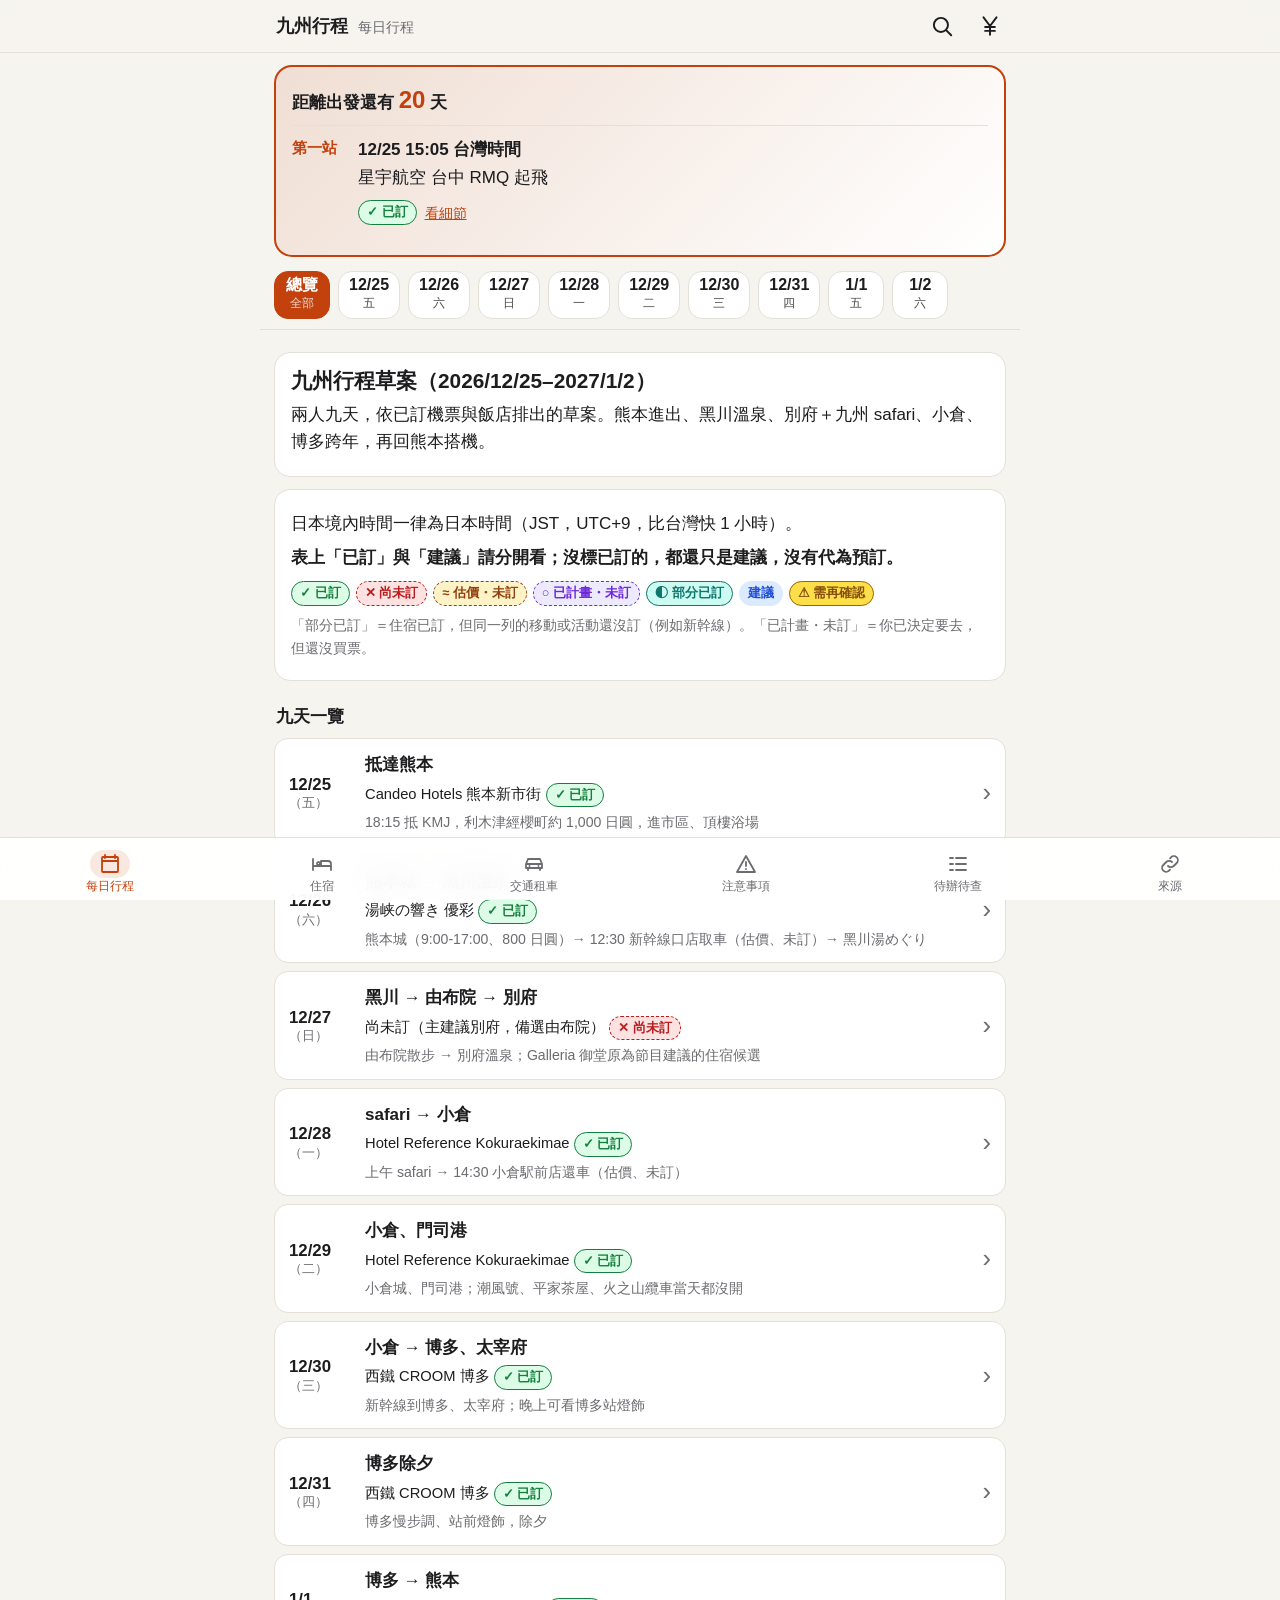
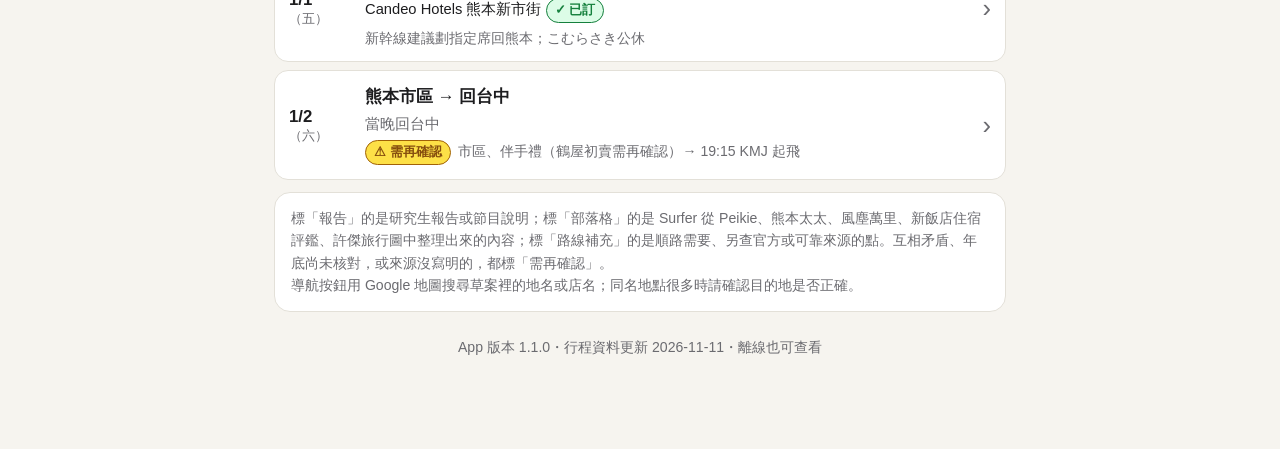
<file: index.html>
<!doctype html>
<html lang="zh-Hant">
<head>
<meta charset="utf-8">
<meta name="viewport" content="width=device-width,initial-scale=1,viewport-fit=cover">
<title>九州行程 2026/12/25–2027/1/2</title>
<meta name="description" content="九州行程（離線可用）">
<meta name="theme-color" content="#f6f4ef" media="(prefers-color-scheme: light)">
<meta name="theme-color" content="#121214" media="(prefers-color-scheme: dark)">
<meta name="apple-mobile-web-app-capable" content="yes">
<meta name="mobile-web-app-capable" content="yes">
<meta name="apple-mobile-web-app-status-bar-style" content="default">
<meta name="apple-mobile-web-app-title" content="九州行程">
<meta name="format-detection" content="telephone=yes">
<link rel="manifest" href="manifest.webmanifest">
<link rel="apple-touch-icon" href="icons/apple-touch-icon.png">
<link rel="icon" type="image/png" sizes="192x192" href="icons/icon-192.png">
<link rel="stylesheet" href="styles.css">
</head>
<body>
<div id="app"><p style="padding:24px">載入中…</p></div>
<noscript><p style="padding:24px">請開啟 JavaScript 才能使用本 app。</p></noscript>
<script src="app.js"></script>
</body>
</html>
</file>
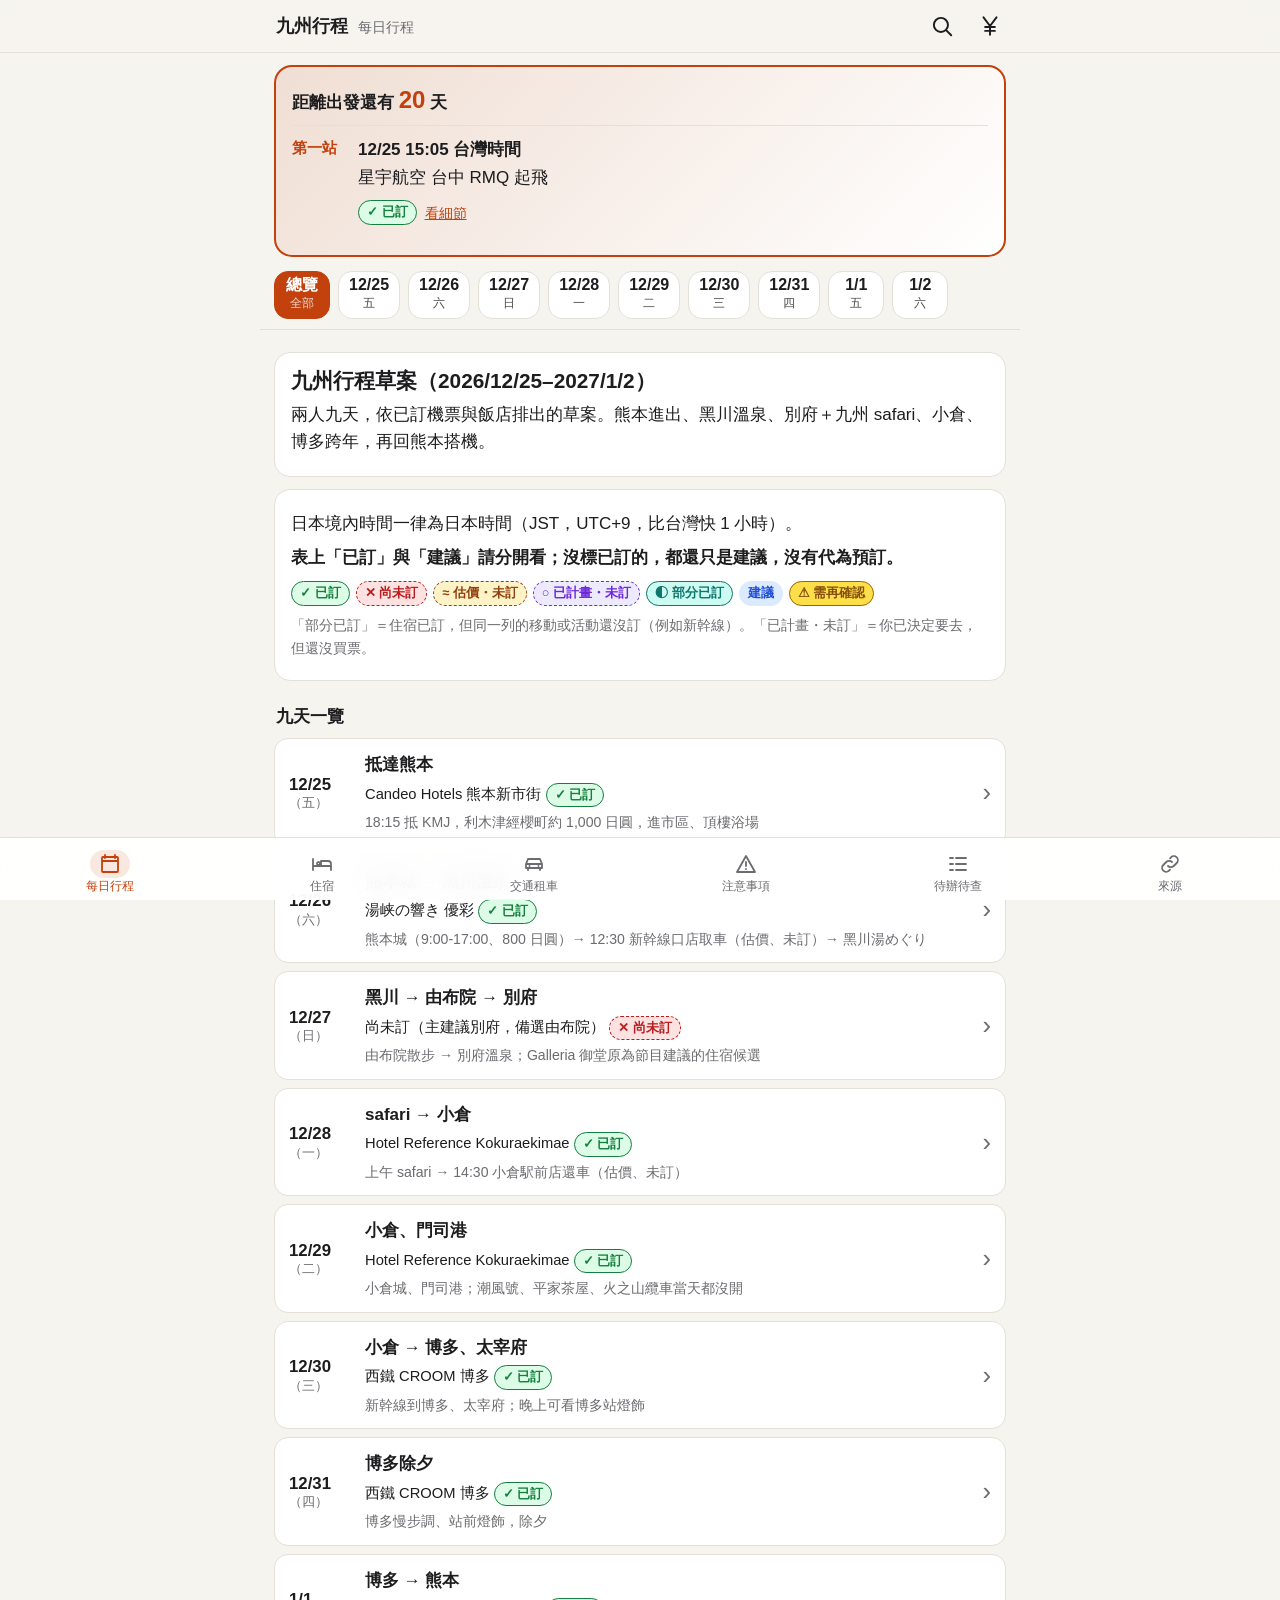
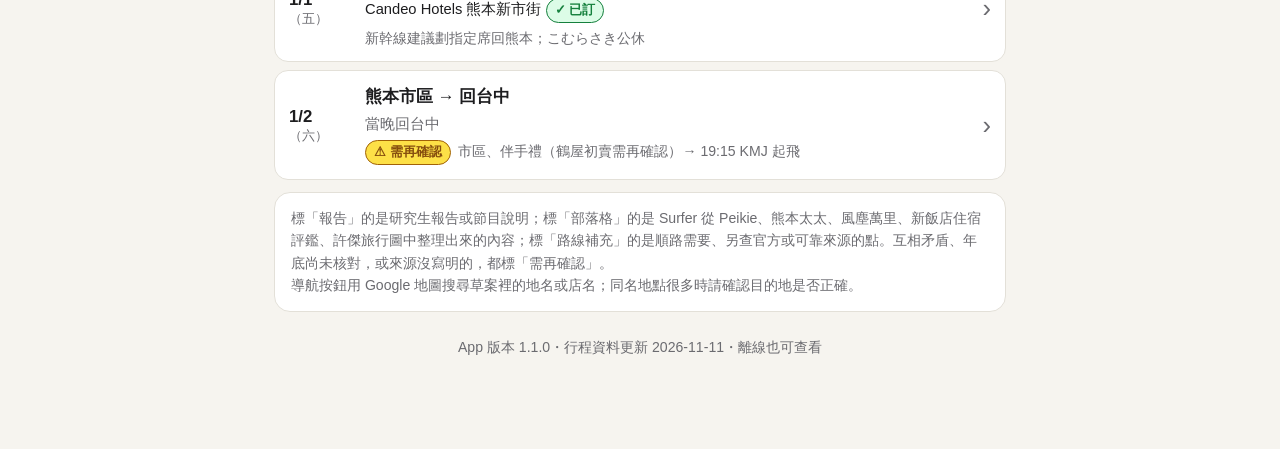
<file: offline.html>
<!doctype html>
<html lang="zh-Hant" data-prerendered="1">
<head>
<meta charset="utf-8">
<meta name="viewport" content="width=device-width,initial-scale=1,viewport-fit=cover">
<title>九州行程（離線單檔版）</title>
<link rel="apple-touch-icon" href="[data-uri]">
<style>:root{
  --bg:#f6f4ef; --card:#fff; --text:#1d1d1f; --muted:#6b6b70; --line:#e3e0d8;
  --accent:#c2410c; --accent-soft:rgba(194,65,12,.12); --on-accent:#fff;
  --ok:#15803d; --ok-bg:#dcfce7; --no:#b91c1c; --no-bg:#fee2e2;
  --est:#92400e; --est-bg:#fef3c7; --sug:#1d4ed8; --sug-bg:#dbeafe;
  --mix:#0f766e; --mix-bg:#ccfbf1; --plan:#6d28d9; --plan-bg:#ede9fe;
  --ver:#854d0e; --ver-bg:#fde047;
  --tabh:58px;
  --safe-b:env(safe-area-inset-bottom,0px); --safe-t:env(safe-area-inset-top,0px);
  --safe-l:env(safe-area-inset-left,0px); --safe-r:env(safe-area-inset-right,0px);
  color-scheme:light dark;
}
@media (prefers-color-scheme:dark){
  :root{
    --bg:#121214; --card:#1d1d20; --text:#f2f2f4; --muted:#a1a1a8; --line:#33333a;
    --accent:#fb923c; --accent-soft:rgba(251,146,60,.18); --on-accent:#1a0d03;
    --ok:#4ade80; --ok-bg:rgba(34,197,94,.18); --no:#fca5a5; --no-bg:rgba(239,68,68,.2);
    --est:#fcd34d; --est-bg:rgba(245,158,11,.2); --sug:#93c5fd; --sug-bg:rgba(59,130,246,.2);
    --mix:#5eead4; --mix-bg:rgba(20,184,166,.2); --plan:#c4b5fd; --plan-bg:rgba(139,92,246,.22);
    --ver:#1a1400; --ver-bg:#facc15;
  }
}
*{box-sizing:border-box}
html{-webkit-text-size-adjust:100%;text-size-adjust:100%}
body{margin:0;background:var(--bg);color:var(--text);
  font:17px/1.6 -apple-system,BlinkMacSystemFont,"PingFang TC","Noto Sans TC","Noto Sans CJK TC","Heiti TC",sans-serif;
  padding-left:var(--safe-l);padding-right:var(--safe-r)}
a{color:var(--accent);word-break:break-all}
h2{font-size:1.3rem;line-height:1.35;margin:.2rem 0 .4rem}
.sr{position:absolute;opacity:0;pointer-events:none;width:1px;height:1px}
.small{font-size:.88rem}.muted{color:var(--muted)}
.top{position:sticky;top:0;z-index:20;background:color-mix(in srgb,var(--bg) 88%,transparent);
  -webkit-backdrop-filter:saturate(1.6) blur(14px);backdrop-filter:saturate(1.6) blur(14px);
  border-bottom:1px solid var(--line);padding-top:var(--safe-t)}
.top-inner{display:flex;align-items:baseline;justify-content:space-between;gap:12px;padding:10px 16px;max-width:760px;margin:0 auto}
.brand{font-weight:700;font-size:1.1rem}.sub{color:var(--muted);font-size:.9rem}
main{max-width:760px;margin:0 auto;padding:0 14px calc(var(--tabh) + var(--safe-b) + 24px)}
.panel{display:none}
.ptitle{margin:16px 2px 8px}
.foot{text-align:center;margin:24px 0 8px}

/* 底部分頁列 */
.tabbar{position:fixed;left:0;right:0;bottom:0;z-index:30;display:grid;grid-template-columns:repeat(6,1fr);
  background:color-mix(in srgb,var(--card) 92%,transparent);-webkit-backdrop-filter:blur(16px);backdrop-filter:blur(16px);
  border-top:1px solid var(--line);padding:4px calc(4px + var(--safe-r)) var(--safe-b) calc(4px + var(--safe-l))}
.tab{display:flex;flex-direction:column;align-items:center;justify-content:center;gap:2px;min-height:var(--tabh);
  color:var(--muted);font-size:11.5px;line-height:1.1;cursor:pointer;-webkit-tap-highlight-color:transparent;user-select:none;-webkit-user-select:none}
.tab svg{width:40px;height:28px;padding:2px 8px;border-radius:14px}

/* 日期切換 */
.chips{position:sticky;top:calc(var(--safe-t) + 47px);z-index:15;margin:0 -14px;background:var(--bg);border-bottom:1px solid var(--line)}
.chips-inner{display:flex;gap:8px;overflow-x:auto;padding:10px 14px;scroll-snap-type:x proximity;-webkit-overflow-scrolling:touch;scrollbar-width:none}
.chips-inner::-webkit-scrollbar{display:none}
.chip{flex:0 0 auto;scroll-snap-align:center;min-width:56px;min-height:48px;display:flex;flex-direction:column;align-items:center;justify-content:center;
  border:1px solid var(--line);border-radius:14px;background:var(--card);padding:4px 10px;cursor:pointer;-webkit-tap-highlight-color:transparent;position:relative}
.chip-l{font-weight:700;font-size:1rem;line-height:1.1}.chip-w{font-size:.75rem;opacity:.8}
.chip.is-today::after{content:"今天";position:absolute;top:-7px;right:-4px;background:var(--no);color:#fff;font-size:10px;border-radius:8px;padding:0 5px;line-height:16px}
.daypanel{display:none;padding-top:10px}

/* 卡片 */
.card{background:var(--card);border:1px solid var(--line);border-radius:16px;padding:14px 16px;margin:12px 0}
.card p{margin:.4rem 0}
.intro h2{margin-top:0}
.countdown{font-weight:700;color:var(--accent)}
.cards{list-style:none;margin:0;padding:0}
.sec{font-size:1.08rem;margin:22px 2px 8px;display:flex;flex-wrap:wrap;gap:8px;align-items:center}

/* 徽章 */
.badge{display:inline-flex;align-items:center;gap:2px;font-size:.8rem;font-weight:700;line-height:1;padding:5px 8px;border-radius:999px;white-space:nowrap;vertical-align:middle;margin:2px 4px 2px 0;border:1.5px solid transparent}
.b-booked{background:var(--ok-bg);color:var(--ok);border-color:var(--ok)}
.b-notBooked{background:var(--no-bg);color:var(--no);border-color:var(--no);border-style:dashed}
.b-estimate{background:var(--est-bg);color:var(--est);border-color:var(--est);border-style:dashed}
.b-planned{background:var(--plan-bg);color:var(--plan);border-color:var(--plan);border-style:dashed}
.b-mixed{background:var(--mix-bg);color:var(--mix);border-color:var(--mix)}
.b-suggested{background:var(--sug-bg);color:var(--sug);border-color:transparent}
.b-verify{background:var(--ver-bg);color:var(--ver);border-color:#a16207}
.b-old{background:var(--line);color:var(--muted)}
.b-todo{background:var(--line);color:var(--text)}
.legend{display:flex;flex-wrap:wrap;gap:2px;margin:8px 0 4px}
.cat{font-size:.8rem;color:var(--muted);margin-right:6px}
.refs{display:inline-flex;flex-wrap:wrap;gap:4px;margin-left:4px;vertical-align:middle}
.ref{font-size:.75rem;text-decoration:none;border:1px solid var(--line);border-radius:6px;padding:1px 6px;color:var(--muted);word-break:normal;white-space:nowrap}

/* 總覽列表 */
.ovlist{list-style:none;padding:0;margin:0}
.ovrow{display:flex;gap:12px;align-items:center;background:var(--card);border:1px solid var(--line);border-radius:14px;padding:12px 14px;margin:8px 0;cursor:pointer;min-height:56px}
.ovdate{flex:0 0 64px;font-weight:800;font-size:1.05rem;line-height:1.2}
.ovdate small{display:block;font-weight:400;color:var(--muted);font-size:.8rem}
.ovbody{flex:1;display:flex;flex-direction:column;gap:2px;min-width:0}
.ovtitle{font-weight:700}.ovstay{font-size:.92rem}.ovsum{font-size:.88rem;color:var(--muted)}
.chev{color:var(--muted);font-size:1.6rem}

/* 每日 */
.dayhead{background:var(--card);border:1px solid var(--line);border-radius:16px;padding:14px 16px;margin:4px 0 12px}
.dayhead-date{color:var(--accent);font-weight:800}
.dayhead h2{margin:.1rem 0 .5rem}
.lbl{display:inline-block;font-size:.78rem;color:var(--muted);border:1px solid var(--line);border-radius:6px;padding:0 6px;margin-right:4px}
.dayhead-stay,.dayhead-base{margin:4px 0}
.timeline{list-style:none;margin:0;padding:0}
.tl{display:grid;grid-template-columns:78px 1fr;gap:10px;padding:12px 12px 12px 10px;margin:8px 0;background:var(--card);border:1px solid var(--line);border-left:5px solid var(--sug);border-radius:12px}
.tl-time{font-weight:700;font-size:.92rem;line-height:1.35;font-variant-numeric:tabular-nums}
.tl-meta{margin-top:6px;display:flex;flex-wrap:wrap;align-items:center}
.st-booked{border-left-color:var(--ok)}
.st-notBooked,.st-estimate{border-left-color:var(--no);border-left-style:dashed;background:linear-gradient(90deg,var(--no-bg),var(--card) 40%)}
.st-estimate{border-left-color:var(--est);background:linear-gradient(90deg,var(--est-bg),var(--card) 40%)}
.st-planned{border-left-color:var(--plan)}
.st-mixed{border-left-color:var(--mix)}
.notes{list-style:none;padding:0;margin:0}
.note{background:var(--card);border:1px solid var(--line);border-radius:12px;padding:10px 12px;margin:8px 0}
.note.has-verify{border-color:#ca8a04}
.notes.compact .note{border:0;padding:4px 0;margin:0;background:none}
.from{font-size:.82rem;color:var(--muted);margin-top:4px}
.blog{margin:18px 0}
.blog summary{cursor:pointer;font-weight:700;padding:12px 14px;background:var(--card);border:1px dashed var(--line);border-radius:12px;min-height:48px;display:flex;gap:8px;flex-wrap:wrap;align-items:center}
.callout{border-radius:14px;padding:12px 14px;margin:12px 0;background:var(--sug-bg);border:1px solid var(--sug)}
.callout.warning{background:var(--est-bg);border-color:var(--est)}
.callout-lead{font-weight:800;margin-bottom:4px}

/* 住宿 */
.stay-top{display:flex;justify-content:space-between;align-items:center;gap:8px}
.stay-n{font-weight:700;color:var(--muted);font-size:.92rem}
.stay-name{font-size:1.12rem;font-weight:800;margin:4px 0 2px}
.stay.st-booked{border-left:5px solid var(--ok)}
.stay.st-notBooked,.cand{border:2px dashed var(--no);background:var(--no-bg)}
.cand{border-color:var(--est);background:var(--est-bg)}
.flight{border-left:5px solid var(--ok)}

/* 表格 */
.table-wrap{overflow-x:auto;-webkit-overflow-scrolling:touch;margin:10px 0;border:1px solid var(--line);border-radius:12px;background:var(--card)}
table{border-collapse:collapse;min-width:520px;font-size:.92rem}
th,td{padding:8px 10px;border-bottom:1px solid var(--line);text-align:left;vertical-align:top}
thead th{background:var(--accent-soft);font-size:.86rem}
tbody th{font-weight:700;white-space:nowrap}

/* 屬性 */
.props{margin:8px 0}
.prop{background:var(--card);border:1px solid var(--line);border-radius:12px;padding:10px 12px;margin:6px 0}
.prop.imp{border-color:var(--no);border-width:2px}
.prop dt{font-size:.82rem;color:var(--muted);font-weight:700}.prop dd{margin:2px 0 0}

.closures{list-style:none;padding:0;margin:0}
.closures li{display:flex;gap:10px;background:var(--card);border:1px solid var(--line);border-radius:12px;padding:10px 12px;margin:6px 0}
.cdate{flex:0 0 92px;font-weight:700;color:var(--no)}

/* 待辦 */
.todos{list-style:none;padding:0;margin:0}
.todo{display:flex;gap:12px;align-items:flex-start;background:var(--card);border:1px solid var(--line);border-radius:12px;padding:10px 12px;margin:6px 0}
.box{flex:0 0 26px;height:26px;border-radius:7px;border:2px solid var(--muted);display:flex;align-items:center;justify-content:center;font-weight:900;margin-top:2px}
.todo.done .box{background:var(--ok);border-color:var(--ok);color:#fff}
.todo-body{display:flex;flex-direction:column;gap:4px}
.todo-meta{display:flex;flex-wrap:wrap;align-items:center}
.vlist{list-style:none;padding:0;margin:0}
.vrow{display:flex;gap:10px;background:var(--card);border:1px solid #ca8a04;border-radius:12px;padding:10px 12px;margin:6px 0;cursor:pointer;min-height:48px}
.vday{flex:0 0 48px;font-weight:800;color:var(--accent)}

/* 來源 */
.sources{list-style:none;padding:0;margin:0}
.sources a{display:grid;grid-template-columns:34px 1fr;column-gap:8px;text-decoration:none;color:var(--text);background:var(--card);border:1px solid var(--line);border-radius:12px;padding:10px 12px;margin:6px 0;min-height:52px;word-break:normal}
.sid{grid-row:span 2;font-weight:800;color:var(--accent);text-align:center}
.stitle{font-weight:600}.ssite{font-size:.82rem;color:var(--muted)}
.err{border-color:var(--no)}

/* ===== v1.1 ===== */
html:not(.js) .needs-js{display:none!important}
.top-inner{align-items:center}
.brandwrap{display:flex;align-items:baseline;gap:10px;min-width:0}
.hbtns{display:flex;gap:4px}
.iconbtn{width:44px;height:44px;display:inline-flex;align-items:center;justify-content:center;border:0;border-radius:12px;background:transparent;color:var(--text);cursor:pointer;-webkit-tap-highlight-color:transparent}
.iconbtn:active{background:var(--accent-soft)}
.iconbtn svg{width:26px;height:26px}
.top-inner{padding:4px 8px 4px 16px}
.chips{top:calc(var(--safe-t) + 53px)}

/* 導航按鈕 */
.navrow{display:flex;flex-wrap:wrap;gap:6px;align-items:center;margin-top:8px}
.navbtn{display:inline-flex;align-items:center;gap:6px;min-height:44px;padding:6px 12px;border-radius:12px;background:var(--accent);color:var(--on-accent);
  font-weight:700;font-size:.92rem;text-decoration:none;word-break:normal;line-height:1.2}
.navbtn svg{width:20px;height:20px;flex:0 0 auto}
.navbtn.disabled{background:var(--line);color:var(--muted);cursor:not-allowed}
.navbtn.big{margin-top:8px;font-size:1rem}
.mapnote{font-size:.82rem;color:var(--muted);display:inline-flex;align-items:center;flex-wrap:wrap}

/* 現在／下一站 */
.nowcard{margin:12px 0 4px;border-radius:18px;padding:14px 16px;background:linear-gradient(135deg,var(--accent-soft),var(--card));border:2px solid var(--accent)}
.ntitle{font-weight:800;font-size:1.05rem;margin-bottom:6px}
.ntitle b{font-size:1.5rem;color:var(--accent)}
.nrow{display:grid;grid-template-columns:56px 1fr;gap:10px;padding:10px 0;border-top:1px solid var(--line)}
.nkind{font-weight:800;color:var(--accent);font-size:.95rem}
.ntime{font-weight:700;font-variant-numeric:tabular-nums}
.nmeta{display:flex;flex-wrap:wrap;align-items:center;margin-top:4px}
.nfoot{margin:6px 0 0}
.linkbtn{border:0;background:none;color:var(--accent);font:inherit;font-size:.88rem;text-decoration:underline;min-height:36px;cursor:pointer;padding:0 4px}

/* 待辦打勾 */
.todo-cb{position:absolute;opacity:0;width:1px;height:1px;pointer-events:none}
.todo{position:relative}
label.box{cursor:pointer;flex:0 0 30px;width:30px;height:30px;position:relative}
label.box::before{content:"";position:absolute;inset:-8px}
.todo-cb:checked+.box{background:var(--ok);border-color:var(--ok)}
.todo-cb:checked+.box::after{content:"✓";color:#fff;font-weight:900}
.todo-cb:focus-visible+.box{outline:3px solid var(--accent)}
.todo.done .todo-text{text-decoration:line-through;color:var(--muted)}
.todo.locked .box{opacity:.8}
.prog-top{display:flex;justify-content:space-between;align-items:center;gap:8px}
.prog-text{font-weight:800;font-size:1.1rem}
.progbar{height:10px;border-radius:5px;background:var(--line);overflow:hidden;margin:10px 0 4px}
.progbar span{display:block;height:100%;width:0;background:var(--ok);transition:width .3s}
.btn-small{min-height:44px;padding:0 12px;border-radius:10px;border:1px solid var(--line);background:var(--card);color:var(--text);font:inherit;font-size:.88rem}

/* 浮層（搜尋、匯率） */
body.ov-open{overflow:hidden}
.overlay{position:fixed;inset:0;z-index:50;background:var(--bg);display:flex;flex-direction:column;padding-top:var(--safe-t);padding-left:var(--safe-l);padding-right:var(--safe-r)}
.overlay[hidden]{display:none}
.ov-head{display:flex;gap:8px;align-items:center;padding:8px 8px 8px 14px;border-bottom:1px solid var(--line)}
.ov-title{flex:1;font-weight:800;font-size:1.1rem}
#search-input{flex:1;font-size:17px;min-height:44px;border-radius:12px;border:1px solid var(--line);padding:0 12px;background:var(--card);color:var(--text)}
.ov-body{flex:1;overflow-y:auto;-webkit-overflow-scrolling:touch;padding:8px 14px calc(24px + var(--safe-b))}
.sresults{list-style:none;padding:0;margin:0}
.sres{display:flex;flex-direction:column;gap:2px;width:100%;text-align:left;font:inherit;color:var(--text);background:var(--card);border:1px solid var(--line);border-radius:12px;padding:10px 12px;margin:6px 0;min-height:52px;cursor:pointer}
.swhere{font-size:.8rem;font-weight:800;color:var(--accent)}
.stext{font-size:.95rem}
mark{background:var(--ver-bg);color:inherit;border-radius:3px;padding:0 1px}
.flash{animation:flash 2.4s ease-out}
@keyframes flash{0%,40%{box-shadow:0 0 0 4px var(--accent);background:var(--accent-soft)}100%{box-shadow:0 0 0 0 transparent}}
[data-sid]{scroll-margin-top:140px}

.rlabel{display:block;font-weight:700;margin:6px 0 4px}
.bigin{width:100%;font-size:28px;font-weight:700;min-height:56px;border-radius:12px;border:1px solid var(--line);padding:6px 12px;background:var(--bg);color:var(--text);font-variant-numeric:tabular-nums}
.rrow{display:flex;gap:8px}.rrow .bigin{flex:1;font-size:20px}
.btn{min-height:48px;padding:0 16px;border-radius:12px;border:0;background:var(--accent);color:var(--on-accent);font:inherit;font-weight:700;cursor:pointer}
.btn.ghost{background:var(--card);color:var(--text);border:1px solid var(--line)}
#rate-fetch{width:100%;margin-top:4px}
.quick{display:grid;grid-template-columns:repeat(3,1fr);gap:8px;margin:10px 0}
.quick .btn{padding:0 6px;font-size:.95rem;white-space:nowrap}
.toast{position:fixed;left:0;right:0;bottom:calc(var(--tabh) + var(--safe-b) + 14px);z-index:40;display:flex;justify-content:center;pointer-events:none}
.toast[hidden]{display:none}
.toast button{pointer-events:auto;min-height:48px;padding:0 18px;border-radius:24px;border:0;background:var(--text);color:var(--bg);font:inherit;font-weight:700;box-shadow:0 6px 20px rgba(0,0,0,.25)}
</style>
<style id="dyn-style">#tab-days:checked~main #panel-days{display:block}#tab-days:checked~.tabbar label[for=tab-days]{color:var(--accent)}#tab-days:checked~.tabbar label[for=tab-days] svg{background:var(--accent-soft)}#tab-stays:checked~main #panel-stays{display:block}#tab-stays:checked~.tabbar label[for=tab-stays]{color:var(--accent)}#tab-stays:checked~.tabbar label[for=tab-stays] svg{background:var(--accent-soft)}#tab-transport:checked~main #panel-transport{display:block}#tab-transport:checked~.tabbar label[for=tab-transport]{color:var(--accent)}#tab-transport:checked~.tabbar label[for=tab-transport] svg{background:var(--accent-soft)}#tab-notices:checked~main #panel-notices{display:block}#tab-notices:checked~.tabbar label[for=tab-notices]{color:var(--accent)}#tab-notices:checked~.tabbar label[for=tab-notices] svg{background:var(--accent-soft)}#tab-todos:checked~main #panel-todos{display:block}#tab-todos:checked~.tabbar label[for=tab-todos]{color:var(--accent)}#tab-todos:checked~.tabbar label[for=tab-todos] svg{background:var(--accent-soft)}#tab-sources:checked~main #panel-sources{display:block}#tab-sources:checked~.tabbar label[for=tab-sources]{color:var(--accent)}#tab-sources:checked~.tabbar label[for=tab-sources] svg{background:var(--accent-soft)}#day-overview:checked~.daypanels .dp-overview{display:block}#day-overview:checked~.chips label[for=day-overview]{background:var(--accent);color:var(--on-accent);border-color:var(--accent)}#day-20261225:checked~.daypanels .dp-20261225{display:block}#day-20261225:checked~.chips label[for=day-20261225]{background:var(--accent);color:var(--on-accent);border-color:var(--accent)}#day-20261226:checked~.daypanels .dp-20261226{display:block}#day-20261226:checked~.chips label[for=day-20261226]{background:var(--accent);color:var(--on-accent);border-color:var(--accent)}#day-20261227:checked~.daypanels .dp-20261227{display:block}#day-20261227:checked~.chips label[for=day-20261227]{background:var(--accent);color:var(--on-accent);border-color:var(--accent)}#day-20261228:checked~.daypanels .dp-20261228{display:block}#day-20261228:checked~.chips label[for=day-20261228]{background:var(--accent);color:var(--on-accent);border-color:var(--accent)}#day-20261229:checked~.daypanels .dp-20261229{display:block}#day-20261229:checked~.chips label[for=day-20261229]{background:var(--accent);color:var(--on-accent);border-color:var(--accent)}#day-20261230:checked~.daypanels .dp-20261230{display:block}#day-20261230:checked~.chips label[for=day-20261230]{background:var(--accent);color:var(--on-accent);border-color:var(--accent)}#day-20261231:checked~.daypanels .dp-20261231{display:block}#day-20261231:checked~.chips label[for=day-20261231]{background:var(--accent);color:var(--on-accent);border-color:var(--accent)}#day-20270101:checked~.daypanels .dp-20270101{display:block}#day-20270101:checked~.chips label[for=day-20270101]{background:var(--accent);color:var(--on-accent);border-color:var(--accent)}#day-20270102:checked~.daypanels .dp-20270102{display:block}#day-20270102:checked~.chips label[for=day-20270102]{background:var(--accent);color:var(--on-accent);border-color:var(--accent)}</style>
</head>
<body>
<div id="app"><input type="radio" class="sr" name="tab" id="tab-days" value="days" checked=""><input type="radio" class="sr" name="tab" id="tab-stays" value="stays"><input type="radio" class="sr" name="tab" id="tab-transport" value="transport"><input type="radio" class="sr" name="tab" id="tab-notices" value="notices"><input type="radio" class="sr" name="tab" id="tab-todos" value="todos"><input type="radio" class="sr" name="tab" id="tab-sources" value="sources"><header class="top"><div class="top-inner"><div class="brandwrap"><div class="brand">九州行程</div><div class="sub">每日行程</div></div><div class="hbtns needs-js"><button type="button" class="iconbtn" id="open-search" aria-label="搜尋"><svg viewBox="0 0 24 24" aria-hidden="true" fill="none" stroke="currentColor" stroke-width="1.8" stroke-linecap="round" stroke-linejoin="round"><circle cx="11" cy="11" r="6.5"></circle><path d="M16 16l4.5 4.5"></path></svg></button><button type="button" class="iconbtn" id="open-rate" aria-label="匯率換算"><svg viewBox="0 0 24 24" aria-hidden="true" fill="none" stroke="currentColor" stroke-width="1.8" stroke-linecap="round" stroke-linejoin="round"><path d="M6 4l6 8 6-8M12 12v8M7.5 13h9M7.5 16.5h9"></path></svg></button></div></div></header><main><section class="panel" id="panel-days" aria-label="每日行程"><div id="nowcard" class="nowcard" hidden></div><input type="radio" class="sr" name="day" id="day-overview" value="overview" checked=""><input type="radio" class="sr" name="day" id="day-20261225" value="2026-12-25"><input type="radio" class="sr" name="day" id="day-20261226" value="2026-12-26"><input type="radio" class="sr" name="day" id="day-20261227" value="2026-12-27"><input type="radio" class="sr" name="day" id="day-20261228" value="2026-12-28"><input type="radio" class="sr" name="day" id="day-20261229" value="2026-12-29"><input type="radio" class="sr" name="day" id="day-20261230" value="2026-12-30"><input type="radio" class="sr" name="day" id="day-20261231" value="2026-12-31"><input type="radio" class="sr" name="day" id="day-20270101" value="2027-01-01"><input type="radio" class="sr" name="day" id="day-20270102" value="2027-01-02"><nav class="chips" aria-label="選擇日期"><div class="chips-inner"><label class="chip" for="day-overview" data-day="overview"><span class="chip-l">總覽</span><span class="chip-w">全部</span></label><label class="chip" for="day-20261225" data-day="2026-12-25"><span class="chip-l">12/25</span><span class="chip-w">五</span></label><label class="chip" for="day-20261226" data-day="2026-12-26"><span class="chip-l">12/26</span><span class="chip-w">六</span></label><label class="chip" for="day-20261227" data-day="2026-12-27"><span class="chip-l">12/27</span><span class="chip-w">日</span></label><label class="chip" for="day-20261228" data-day="2026-12-28"><span class="chip-l">12/28</span><span class="chip-w">一</span></label><label class="chip" for="day-20261229" data-day="2026-12-29"><span class="chip-l">12/29</span><span class="chip-w">二</span></label><label class="chip" for="day-20261230" data-day="2026-12-30"><span class="chip-l">12/30</span><span class="chip-w">三</span></label><label class="chip" for="day-20261231" data-day="2026-12-31"><span class="chip-l">12/31</span><span class="chip-w">四</span></label><label class="chip" for="day-20270101" data-day="2027-01-01"><span class="chip-l">1/1</span><span class="chip-w">五</span></label><label class="chip" for="day-20270102" data-day="2027-01-02"><span class="chip-l">1/2</span><span class="chip-w">六</span></label></div></nav><div class="daypanels"><div class="daypanel dp-overview"><div class="card intro"><h2>九州行程草案（2026/12/25–2027/1/2）</h2><p>兩人九天，依已訂機票與飯店排出的草案。熊本進出、黑川溫泉、別府＋九州 safari、小倉、博多跨年，再回熊本搭機。</p></div><div class="card"><p>日本境內時間一律為日本時間（JST，UTC+9，比台灣快 1 小時）。</p><p><strong>表上「已訂」與「建議」請分開看；沒標已訂的，都還只是建議，沒有代為預訂。</strong></p><div class="legend"><span class="badge b-booked">✓ 已訂</span><span class="badge b-notBooked">✕ 尚未訂</span><span class="badge b-estimate">≈ 估價・未訂</span><span class="badge b-planned">○ 已計畫・未訂</span><span class="badge b-mixed">◐ 部分已訂</span><span class="badge b-suggested">建議</span><span class="badge b-verify">⚠ 需再確認</span></div><p class="small muted">「部分已訂」＝住宿已訂，但同一列的移動或活動還沒訂（例如新幹線）。「已計畫・未訂」＝你已決定要去，但還沒買票。</p></div><h3 class="sec">九天一覽</h3><ul class="ovlist"><li><label class="ovrow" for="day-20261225" data-goto-day="2026-12-25"><span class="ovdate">12/25<small>（五）</small></span><span class="ovbody"><span class="ovtitle">抵達熊本</span><span class="ovstay">Candeo Hotels 熊本新市街 <span class="badge b-booked">✓ 已訂</span></span><span class="ovsum">18:15 抵 KMJ，利木津經櫻町約 1,000 日圓，進市區、頂樓浴場</span></span><span class="chev">›</span></label></li><li><label class="ovrow" for="day-20261226" data-goto-day="2026-12-26"><span class="ovdate">12/26<small>（六）</small></span><span class="ovbody"><span class="ovtitle">熊本城 → 黑川溫泉</span><span class="ovstay">湯峡の響き 優彩 <span class="badge b-booked">✓ 已訂</span></span><span class="ovsum">熊本城（9:00-17:00、800 日圓）→ 12:30 新幹線口店取車（估價、未訂）→ 黑川湯めぐり</span></span><span class="chev">›</span></label></li><li><label class="ovrow" for="day-20261227" data-goto-day="2026-12-27"><span class="ovdate">12/27<small>（日）</small></span><span class="ovbody"><span class="ovtitle">黑川 → 由布院 → 別府</span><span class="ovstay">尚未訂（主建議別府，備選由布院） <span class="badge b-notBooked">✕ 尚未訂</span></span><span class="ovsum">由布院散步 → 別府溫泉；Galleria 御堂原為節目建議的住宿候選</span></span><span class="chev">›</span></label></li><li><label class="ovrow" for="day-20261228" data-goto-day="2026-12-28"><span class="ovdate">12/28<small>（一）</small></span><span class="ovbody"><span class="ovtitle">safari → 小倉</span><span class="ovstay">Hotel Reference Kokuraekimae <span class="badge b-booked">✓ 已訂</span></span><span class="ovsum">上午 safari → 14:30 小倉駅前店還車（估價、未訂）</span></span><span class="chev">›</span></label></li><li><label class="ovrow" for="day-20261229" data-goto-day="2026-12-29"><span class="ovdate">12/29<small>（二）</small></span><span class="ovbody"><span class="ovtitle">小倉、門司港</span><span class="ovstay">Hotel Reference Kokuraekimae <span class="badge b-booked">✓ 已訂</span></span><span class="ovsum">小倉城、門司港；潮風號、平家茶屋、火之山纜車當天都沒開</span></span><span class="chev">›</span></label></li><li><label class="ovrow" for="day-20261230" data-goto-day="2026-12-30"><span class="ovdate">12/30<small>（三）</small></span><span class="ovbody"><span class="ovtitle">小倉 → 博多、太宰府</span><span class="ovstay">西鐵 CROOM 博多 <span class="badge b-booked">✓ 已訂</span></span><span class="ovsum">新幹線到博多、太宰府；晚上可看博多站燈飾</span></span><span class="chev">›</span></label></li><li><label class="ovrow" for="day-20261231" data-goto-day="2026-12-31"><span class="ovdate">12/31<small>（四）</small></span><span class="ovbody"><span class="ovtitle">博多除夕</span><span class="ovstay">西鐵 CROOM 博多 <span class="badge b-booked">✓ 已訂</span></span><span class="ovsum">博多慢步調、站前燈飾，除夕</span></span><span class="chev">›</span></label></li><li><label class="ovrow" for="day-20270101" data-goto-day="2027-01-01"><span class="ovdate">1/1<small>（五）</small></span><span class="ovbody"><span class="ovtitle">博多 → 熊本</span><span class="ovstay">Candeo Hotels 熊本新市街 <span class="badge b-booked">✓ 已訂</span></span><span class="ovsum">新幹線建議劃指定席回熊本；こむらさき公休</span></span><span class="chev">›</span></label></li><li><label class="ovrow" for="day-20270102" data-goto-day="2027-01-02"><span class="ovdate">1/2<small>（六）</small></span><span class="ovbody"><span class="ovtitle">熊本市區 → 回台中</span><span class="ovstay"><span class="muted">當晚回台中</span></span><span class="ovsum"><span class="badge b-verify">⚠ 需再確認</span> 市區、伴手禮（鶴屋初賣需再確認）→ 19:15 KMJ 起飛</span></span><span class="chev">›</span></label></li></ul><div class="card small muted">標「報告」的是研究生報告或節目說明；標「部落格」的是 Surfer 從 Peikie、熊本太太、風塵萬里、新飯店住宿評鑑、許傑旅行圖中整理出來的內容；標「路線補充」的是順路需要、另查官方或可靠來源的點。互相矛盾、年底尚未核對，或來源沒寫明的，都標「需再確認」。<br>導航按鈕用 Google 地圖搜尋草案裡的地名或店名；同名地點很多時請確認目的地是否正確。</div></div><div class="daypanel dp-20261225"><div class="dayhead" id="dh-20261225" data-sid="dh-20261225"><div class="dayhead-date">12/25（五）</div><h2>抵達熊本</h2><div class="dayhead-stay"><span class="lbl">今晚</span> <span>Candeo Hotels 熊本新市街</span> <span class="badge b-booked">✓ 已訂</span></div><div class="dayhead-base"><span class="lbl">落腳</span> 熊本市</div></div><ol class="timeline"><li class="tl st-booked" id="d1225-i1" data-sid="d1225-i1"><div class="tl-time">15:05 台灣時間</div><div class="tl-body"><div class="tl-text">星宇航空 台中 RMQ 起飛</div><div class="tl-meta"><span class="badge b-booked">✓ 已訂</span><span class="cat">已訂</span></div></div></li><li class="tl st-booked" id="d1225-i2" data-sid="d1225-i2"><div class="tl-time">18:15</div><div class="tl-body"><div class="tl-text">抵達阿蘇熊本機場 KMJ，入境、領行李</div><div class="tl-meta"><span class="badge b-booked">✓ 已訂</span><span class="cat">已訂</span></div><div class="navrow"><a class="navbtn" href="https://www.google.com/maps/dir/?api=1&amp;destination=%E9%98%BF%E8%98%87%E7%86%8A%E6%9C%AC%E6%A9%9F%E5%A0%B4" target="_blank" rel="noopener" data-map-q="阿蘇熊本機場"><svg viewBox="0 0 24 24" aria-hidden="true" fill="none" stroke="currentColor" stroke-width="1.8" stroke-linecap="round" stroke-linejoin="round"><path d="M12 21s-6.5-6.2-6.5-11a6.5 6.5 0 0 1 13 0c0 4.8-6.5 11-6.5 11z"></path><circle cx="12" cy="10" r="2.3"></circle></svg><span>導航・阿蘇熊本機場</span></a></div></div></li><li class="tl st-suggested" id="d1225-i3" data-sid="d1225-i3"><div class="tl-time">約 19:00</div><div class="tl-body"><div class="tl-text">搭機場利木津巴士到櫻町巴士總站或通町筋（約 45 分；作者搭到櫻町為 1,000 日圓）</div><div class="tl-meta"><span class="badge b-suggested">建議</span><span class="cat">建議/部落格</span></div><div class="navrow"><a class="navbtn" href="https://www.google.com/maps/dir/?api=1&amp;destination=%E6%A1%9C%E7%94%BA%E3%83%90%E3%82%B9%E3%82%BF%E3%83%BC%E3%83%9F%E3%83%8A%E3%83%AB" target="_blank" rel="noopener" data-map-q="桜町バスターミナル"><svg viewBox="0 0 24 24" aria-hidden="true" fill="none" stroke="currentColor" stroke-width="1.8" stroke-linecap="round" stroke-linejoin="round"><path d="M12 21s-6.5-6.2-6.5-11a6.5 6.5 0 0 1 13 0c0 4.8-6.5 11-6.5 11z"></path><circle cx="12" cy="10" r="2.3"></circle></svg><span>導航・櫻町巴士總站</span></a></div></div></li><li class="tl st-booked" id="d1225-i4" data-sid="d1225-i4"><div class="tl-time">約 20:00</div><div class="tl-body"><div class="tl-text">入住 Candeo Hotels 熊本新市街（中央區新市街 8-7）</div><div class="tl-meta"><span class="badge b-booked">✓ 已訂</span><span class="cat">已訂</span></div><div class="navrow"><a class="navbtn" href="https://www.google.com/maps/dir/?api=1&amp;destination=Candeo%20Hotels%20%E7%86%8A%E6%9C%AC%E6%96%B0%E5%B8%82%E8%A1%97" target="_blank" rel="noopener" data-map-q="Candeo Hotels 熊本新市街"><svg viewBox="0 0 24 24" aria-hidden="true" fill="none" stroke="currentColor" stroke-width="1.8" stroke-linecap="round" stroke-linejoin="round"><path d="M12 21s-6.5-6.2-6.5-11a6.5 6.5 0 0 1 13 0c0 4.8-6.5 11-6.5 11z"></path><circle cx="12" cy="10" r="2.3"></circle></svg><span>導航・Candeo Hotels 熊本新市街</span></a></div></div></li><li class="tl st-suggested" id="d1225-i5" data-sid="d1225-i5"><div class="tl-time">晚上</div><div class="tl-body"><div class="tl-text">附近吃晚餐；泡飯店頂樓浴場看熊本城夜景</div><div class="tl-meta"><span class="badge b-suggested">建議</span><span class="cat">報告（第 247 回）</span></div></div></li></ol><h3 class="sec">提醒</h3><ul class="notes"><li class="note" id="d1225-n1" data-sid="d1225-n1">空港特快只停櫻町巴士總站和通町筋，去 Candeo 可以搭這班；要去 JR 熊本站的話，不要搭空港特快。往市區的巴士在 4 號站牌。（風塵萬里 <a href="https://wind.suzukihiro.tw/kumamoto-airport/" target="_blank" rel="noopener">wind.suzukihiro.tw/kumamoto-airport</a> ；文中部分為震前資訊）<span class="refs"><a class="ref" href="https://wind.suzukihiro.tw/kumamoto-airport/" target="_blank" rel="noopener" title="風塵萬里：阿蘇熊本機場到市區交通">來源 12</a></span></li><li class="note has-verify" id="d1225-n2" data-sid="d1225-n2"><span class="badge b-verify">⚠ 需再確認</span> 熊本能不能用全國通行的交通系 IC 卡，部落格說法不一：一篇寫 2024/11/15 起不能用、建議帶信用卡，另一篇寫機場巴士可以刷 IC 卡。需再確認，備好信用卡最保險。</li><li class="note has-verify" id="d1225-n3" data-sid="d1225-n3"><span class="badge b-verify">⚠ 需再確認</span> 落地後時間偏晚。部落格提到附近的烤肉 和牛のたか 空（17:00-23:00，文中寫無公休）、居酒屋 あじ彩（16:00-03:00）；五郎八的最後點餐是 20:45，落地後會很趕。各店年底是否照常營業需再確認。</li><li class="note has-verify" id="d1225-n4" data-sid="d1225-n4"><span class="badge b-verify">⚠ 需再確認</span> 第 280 回介紹的料理谷邸 葛籠（<a href="https://japanvibes.net/ep/280/" target="_blank" rel="noopener">japanvibes.net/ep/280</a>）是古町一間 130 年的町家旅館，不是料亭。全館 7 間房，沒有停車場；依官網，入住 15:00-21:00、退房 10:00；節目說早餐約 550 日圓。這晚和 1/1 已經訂了 Candeo，只當換住的參考。年底有沒有營業需再確認。<span class="refs"><a class="ref" href="https://japanvibes.net/ep/280/" target="_blank" rel="noopener" title="日本大特搜 第 280 回（料理谷邸 葛籠）">來源 3</a></span></li></ul><details class="blog"><summary>部落格補充（4）<span class="muted small">非草案正文，僅供參考</span></summary><ul class="notes"><li class="note" id="d1225-b1" data-sid="d1225-b1"><span class="badge b-verify">⚠ 需再確認</span> 另一條路線是機場接駁車「空港ライナー」到 JR 肥後大津站，再轉 JR 到熊本站（480 円）。接駁車一天 65 班，不用預約。接駁車車資熊本太太寫 200 円、風塵萬里寫免費，說法矛盾。<div class="from">— 熊本太太 <a href="https://mmktabi.com/kumamoto-fukuoka-traffic/" target="_blank" rel="noopener">mmktabi.com/kumamoto-fukuoka-traffic</a></div></li><li class="note" id="d1225-b2" data-sid="d1225-b2">焼肉 和牛のたか 空：下通 1-5-10 TT ビル 5F，市電「通町筋」站走路約 4 分鐘。營業 17:00–23:00（L.O. 22:30），無公休。可以在 HOT PEPPER 用國外手機號碼線上預約。<div class="from">— 熊本太太（2026-11-06，震後）</div></li><li class="note" id="d1225-b3" data-sid="d1225-b3">五郎八（老字號鄉土料理）：花畑町 12-8 銀杏会館 B1F，17:00–22:00（L.O. 20:45），週日公休。12/25 是週五，有開，但 L.O. 很早，落地後時間會很趕。<div class="from">— Peikie 熊本系列 2 <a href="https://peikie.com/aboutkumamoto2/" target="_blank" rel="noopener">peikie.com/aboutkumamoto2</a></div></li><li class="note" id="d1225-b4" data-sid="d1225-b4"><span class="badge b-old">震前</span> 居酒屋 あじ彩 熊本西銀座通り店：新市街 3-3 岡村ビル，每天 16:00–03:00，有四層樓包廂，可用平板點餐。<div class="from">— Peikie</div></li></ul><p class="small muted">「部落格補充」取自 Surfer 的部落格逐日整理，不是草案正文，僅供參考。標「震前」的是 2026 年 7 月熊本地震前寫的內容。</p></details></div><div class="daypanel dp-20261226"><div class="dayhead" id="dh-20261226" data-sid="dh-20261226"><div class="dayhead-date">12/26（六）</div><h2>熊本城 → 黑川溫泉</h2><div class="dayhead-stay"><span class="lbl">今晚</span> <span>湯峡の響き 優彩</span> <span class="badge b-booked">✓ 已訂</span></div><div class="dayhead-base"><span class="lbl">落腳</span> 黑川溫泉</div></div><ol class="timeline"><li class="tl st-booked" id="d1226-i1" data-sid="d1226-i1"><div class="tl-time">8:45</div><div class="tl-body"><div class="tl-text">退房（11:00 前），行李寄放櫃臺</div><div class="tl-meta"><span class="badge b-booked">✓ 已訂</span><span class="cat">已訂</span></div></div></li><li class="tl st-suggested" id="d1226-i2" data-sid="d1226-i2"><div class="tl-time">9:00-11:00</div><div class="tl-body"><div class="tl-text">熊本城（9:00-17:00，高中以上 800 日圓），步行到城下町</div><div class="tl-meta"><span class="badge b-suggested">建議</span><span class="cat">報告/部落格</span></div><div class="navrow"><a class="navbtn" href="https://www.google.com/maps/dir/?api=1&amp;destination=%E7%86%8A%E6%9C%AC%E5%9F%8E" target="_blank" rel="noopener" data-map-q="熊本城"><svg viewBox="0 0 24 24" aria-hidden="true" fill="none" stroke="currentColor" stroke-width="1.8" stroke-linecap="round" stroke-linejoin="round"><path d="M12 21s-6.5-6.2-6.5-11a6.5 6.5 0 0 1 13 0c0 4.8-6.5 11-6.5 11z"></path><circle cx="12" cy="10" r="2.3"></circle></svg><span>導航・熊本城</span></a></div></div></li><li class="tl st-suggested" id="d1226-i3" data-sid="d1226-i3"><div class="tl-time">11:30</div><div class="tl-body"><div class="tl-text">午餐：鶴屋百貨地下二樓菅乃屋先試馬肉，或桂花拉麵、青柳本店</div><div class="tl-meta"><span class="badge b-suggested">建議</span><span class="cat">報告（熊本攻略文）</span></div><div class="navrow"><a class="navbtn" href="https://www.google.com/maps/dir/?api=1&amp;destination=%E9%B6%B4%E5%B1%8B%E7%99%BE%E8%B2%A8%20%E7%86%8A%E6%9C%AC" target="_blank" rel="noopener" data-map-q="鶴屋百貨 熊本"><svg viewBox="0 0 24 24" aria-hidden="true" fill="none" stroke="currentColor" stroke-width="1.8" stroke-linecap="round" stroke-linejoin="round"><path d="M12 21s-6.5-6.2-6.5-11a6.5 6.5 0 0 1 13 0c0 4.8-6.5 11-6.5 11z"></path><circle cx="12" cy="10" r="2.3"></circle></svg><span>導航・鶴屋百貨</span></a></div></div></li><li class="tl st-estimate" id="d1226-i4" data-sid="d1226-i4"><div class="tl-time">12:30</div><div class="tl-body"><div class="tl-text">取行李，到熊本新幹線口店取車（Prius 估價，尚未預訂）</div><div class="tl-meta"><span class="badge b-estimate">≈ 估價・未訂</span><span class="cat">建議（未訂）</span></div><div class="navrow"><a class="navbtn" href="https://www.google.com/maps/dir/?api=1&amp;destination=Toyota%20Rent%20a%20Car%20%E7%86%8A%E6%9C%AC%E6%96%B0%E5%B9%B9%E7%B7%9A%E5%8F%A3%E5%BA%97" target="_blank" rel="noopener" data-map-q="Toyota Rent a Car 熊本新幹線口店"><svg viewBox="0 0 24 24" aria-hidden="true" fill="none" stroke="currentColor" stroke-width="1.8" stroke-linecap="round" stroke-linejoin="round"><path d="M12 21s-6.5-6.2-6.5-11a6.5 6.5 0 0 1 13 0c0 4.8-6.5 11-6.5 11z"></path><circle cx="12" cy="10" r="2.3"></circle></svg><span>導航・熊本新幹線口店（租車）</span></a></div></div></li><li class="tl st-suggested" id="d1226-i5" data-sid="d1226-i5"><div class="tl-time">12:45-14:40</div><div class="tl-body"><div class="tl-text">開往黑川，經阿蘇與 Milk Road 約 1 小時 50 分</div><div class="tl-meta"><span class="badge b-suggested">建議</span><span class="cat">建議</span></div><div class="navrow"><a class="navbtn" href="https://www.google.com/maps/dir/?api=1&amp;destination=%E9%BB%92%E5%B7%9D%E6%B8%A9%E6%B3%89%20%E9%A2%A8%E3%81%AE%E8%88%8E" target="_blank" rel="noopener" data-map-q="黒川温泉 風の舎"><svg viewBox="0 0 24 24" aria-hidden="true" fill="none" stroke="currentColor" stroke-width="1.8" stroke-linecap="round" stroke-linejoin="round"><path d="M12 21s-6.5-6.2-6.5-11a6.5 6.5 0 0 1 13 0c0 4.8-6.5 11-6.5 11z"></path><circle cx="12" cy="10" r="2.3"></circle></svg><span>導航・黑川・風の舎</span></a></div></div></li><li class="tl st-suggested" id="d1226-i6" data-sid="d1226-i6"><div class="tl-time">14:40</div><div class="tl-body"><div class="tl-text">旅館組合風の舎買入湯手形（1,500 日圓）</div><div class="tl-meta"><span class="badge b-suggested">建議</span><span class="cat">路線補充/部落格</span></div><div class="navrow"><a class="navbtn" href="https://www.google.com/maps/dir/?api=1&amp;destination=%E9%BB%92%E5%B7%9D%E6%B8%A9%E6%B3%89%20%E9%A2%A8%E3%81%AE%E8%88%8E" target="_blank" rel="noopener" data-map-q="黒川温泉 風の舎"><svg viewBox="0 0 24 24" aria-hidden="true" fill="none" stroke="currentColor" stroke-width="1.8" stroke-linecap="round" stroke-linejoin="round"><path d="M12 21s-6.5-6.2-6.5-11a6.5 6.5 0 0 1 13 0c0 4.8-6.5 11-6.5 11z"></path><circle cx="12" cy="10" r="2.3"></circle></svg><span>導航・風の舎</span></a></div></div></li><li class="tl st-booked" id="d1226-i7" data-sid="d1226-i7"><div class="tl-time">15:00</div><div class="tl-body"><div class="tl-text">入住湯峡の響き 優彩（訂房平台上亦稱幽京之響 由彩，同一間）</div><div class="tl-meta"><span class="badge b-booked">✓ 已訂</span><span class="cat">已訂</span></div><div class="navrow"><a class="navbtn" href="https://www.google.com/maps/dir/?api=1&amp;destination=%E6%B9%AF%E5%B3%A1%E3%81%AE%E9%9F%BF%E3%81%8D%20%E5%84%AA%E5%BD%A9" target="_blank" rel="noopener" data-map-q="湯峡の響き 優彩"><svg viewBox="0 0 24 24" aria-hidden="true" fill="none" stroke="currentColor" stroke-width="1.8" stroke-linecap="round" stroke-linejoin="round"><path d="M12 21s-6.5-6.2-6.5-11a6.5 6.5 0 0 1 13 0c0 4.8-6.5 11-6.5 11z"></path><circle cx="12" cy="10" r="2.3"></circle></svg><span>導航・湯峡の響き 優彩</span></a></div></div></li><li class="tl st-suggested" id="d1226-i8" data-sid="d1226-i8"><div class="tl-time">傍晚-21:00</div><div class="tl-body"><div class="tl-text">拿手形逛 2-3 家露天風呂</div><div class="tl-meta"><span class="badge b-suggested">建議</span><span class="cat">路線補充</span></div></div></li><li class="tl st-mixed" id="d1226-i9" data-sid="d1226-i9"><div class="tl-time">晚上</div><div class="tl-body"><div class="tl-text">旅館晚餐，泡館內溫泉；竹燈活動湯明若已開始可一併看，2026 年點燈日期需再確認</div><div class="tl-meta"><span class="badge b-mixed">◐ 部分已訂</span><span class="badge b-verify">⚠ 需再確認</span><span class="cat">已訂住宿/部落格</span></div></div></li></ol><h3 class="sec">提醒</h3><ul class="notes"><li class="note has-verify" id="d1226-n1" data-sid="d1226-n1"><span class="badge b-verify">⚠ 需再確認</span> 熊本城在 2026/7/28 令和 8 年熊本地震後臨時休園，8/13 重新開放，官方 9/18 公告為通常營業。Peikie 寫 9:00-17:00、最後入場 16:30、高中以上 800 日圓。城彩苑的わくわく座（湧湧座）官方先前仍寫臨時休館，現況需再確認，先不要急著買聯票。（Peikie <a href="https://peikie.com/aboutkumamoto/" target="_blank" rel="noopener">peikie.com/aboutkumamoto</a>）<span class="refs"><a class="ref" href="https://peikie.com/aboutkumamoto/" target="_blank" rel="noopener" title="Peikie：熊本系列 1（城、車道）">來源 18</a><a class="ref" href="https://kumamoto-guide.mom/kumamoto-castle/news/detail/1459" target="_blank" rel="noopener" title="熊本城 地震後開園情報（9/18）">來源 16</a></span></li><li class="note has-verify" id="d1226-n2" data-sid="d1226-n2"><span class="badge b-verify">⚠ 需再確認</span> 入湯手形大人 1,500 日圓（2025 年漲價；同一篇舊文曾寫 1,300 日圓，以 1,500 為準），3 處露天風呂（其中 1 處可換飲食或伴手禮），一人一枚不能共用，有效 6 個月，所以 12/27 早上還能用。露天風呂原則禁止拍照。年底哪些館開放手形，以當天風の舎公告為準，需再確認。（風塵萬里 <a href="https://wind.suzukihiro.tw/tegata/" target="_blank" rel="noopener">wind.suzukihiro.tw/tegata</a>）<span class="refs"><a class="ref" href="https://wind.suzukihiro.tw/tegata/" target="_blank" rel="noopener" title="風塵萬里：黑川入湯手形 2025">來源 11</a><a class="ref" href="https://kurokawaonsen.or.jp/tegata/" target="_blank" rel="noopener" title="黑川溫泉 入湯手形">來源 9</a></span></li><li class="note has-verify" id="d1226-n3" data-sid="d1226-n3"><span class="badge b-verify">⚠ 需再確認</span> 湯明竹燈：部落格寫每年大約 12 月中到隔年 4 月，12/26 晚上很可能看得到，但 2026 年實際點燈日期需再確認。</li><li class="note" id="d1226-n4" data-sid="d1226-n4">在熊本市區開車：路面電車軌道若畫黃色實線，汽車絕對不能開進去；路口右轉時，算是綠燈也要先讓對向電車。（Peikie 熊本系列 1）<span class="refs"><a class="ref" href="https://peikie.com/aboutkumamoto/" target="_blank" rel="noopener" title="Peikie：熊本系列 1（城、車道）">來源 18</a></span></li><li class="note" id="d1226-n5" data-sid="d1226-n5">優彩官網正式名稱是湯峡の響き 優彩，地址 6554-1、電話 050-3613-3567。館內浴池時段，入住時再向櫃臺確認。<span class="refs"><a class="ref" href="https://yusai.com/news.php?id=257" target="_blank" rel="noopener" title="優彩：地震後營業與交通公告">來源 13</a></span></li></ul><details class="blog"><summary>部落格補充（5）<span class="muted small">非草案正文，僅供參考</span></summary><ul class="notes"><li class="note" id="d1226-b1" data-sid="d1226-b1"><span class="badge b-old">震前</span> 風の舎：導航可以輸入電話 0967-44-0076。入湯手形在這裡買，也可以拿地圖和觀光資訊；旁邊有很多停車場，也有公共廁所和付費大型置物櫃。<div class="from">— Peikie／風塵萬里</div></li><li class="note" id="d1226-b2" data-sid="d1226-b2"><span class="badge b-old">震前</span> 風の舎門口會公告「當天」能用手形的旅館和可入場時間，一定要先確認。住宿客也可以帶旅館的小提袋和毛巾，用手形去泡別家；浴巾和毛巾要自己帶，小毛巾不能下水。手形只能泡男女大眾池。<div class="from">— 風塵萬里 <a href="https://wind.suzukihiro.tw/tegata/" target="_blank" rel="noopener">wind.suzukihiro.tw/tegata</a></div></li><li class="note" id="d1226-b3" data-sid="d1226-b3"><span class="badge b-old">震前</span> 作者在留言區寫「冬天反而是旺季」，現場臨時找空房的機率不大。<div class="from">— 風塵萬里</div></li><li class="note" id="d1226-b4" data-sid="d1226-b4"><span class="badge b-old">震前</span> 離溫泉街比較遠的旅館，晚上回去的路沒什麼燈，建議結伴，或白天先買好東西。<div class="from">— 風塵萬里</div></li><li class="note" id="d1226-b5" data-sid="d1226-b5"><span class="badge b-old">震前</span> 熊本城：想仔細聽導覽留 2.5 小時，不聽導覽 30–45 分鐘就夠。<div class="from">— 新飯店住宿評鑑</div></li></ul><p class="small muted">「部落格補充」取自 Surfer 的部落格逐日整理，不是草案正文，僅供參考。標「震前」的是 2026 年 7 月熊本地震前寫的內容。</p></details></div><div class="daypanel dp-20261227"><div class="dayhead" id="dh-20261227" data-sid="dh-20261227"><div class="dayhead-date">12/27（日）</div><h2>黑川 → 由布院 → 別府</h2><div class="dayhead-stay"><span class="lbl">今晚</span> <span>尚未訂（主建議別府，備選由布院）</span> <span class="badge b-notBooked">✕ 尚未訂</span></div><div class="dayhead-base"><span class="lbl">落腳</span> 別府（建議）</div></div><div class="callout warning"><div class="callout-lead">這晚還沒有住宿</div><div>12/27 住宿尚未訂。主建議住別府（節目候選 Galleria 御堂原），備選由布院。詳見「住宿」分頁。</div></div><ol class="timeline"><li class="tl st-suggested" id="d1227-i1" data-sid="d1227-i1"><div class="tl-time">8:30-9:30</div><div class="tl-body"><div class="tl-text">用掉最後一張手形，早湯</div><div class="tl-meta"><span class="badge b-suggested">建議</span><span class="cat">路線補充</span></div></div></li><li class="tl st-booked" id="d1227-i2" data-sid="d1227-i2"><div class="tl-time">10:00</div><div class="tl-body"><div class="tl-text">優彩退房</div><div class="tl-meta"><span class="badge b-booked">✓ 已訂</span><span class="cat">已訂</span></div></div></li><li class="tl st-suggested" id="d1227-i3" data-sid="d1227-i3"><div class="tl-time">10:00-11:30</div><div class="tl-body"><div class="tl-text">走やまなみハイウェイ到由布院（約 1 小時 30 分）；冬季路況需再確認</div><div class="tl-meta"><span class="badge b-suggested">建議</span><span class="badge b-verify">⚠ 需再確認</span><span class="cat">建議</span></div><div class="navrow"><a class="navbtn" href="https://www.google.com/maps/dir/?api=1&amp;destination=%E7%94%B1%E5%B8%83%E9%99%A2" target="_blank" rel="noopener" data-map-q="由布院"><svg viewBox="0 0 24 24" aria-hidden="true" fill="none" stroke="currentColor" stroke-width="1.8" stroke-linecap="round" stroke-linejoin="round"><path d="M12 21s-6.5-6.2-6.5-11a6.5 6.5 0 0 1 13 0c0 4.8-6.5 11-6.5 11z"></path><circle cx="12" cy="10" r="2.3"></circle></svg><span>導航・由布院</span></a></div></div></li><li class="tl st-suggested" id="d1227-i4" data-sid="d1227-i4"><div class="tl-time">11:30-14:00</div><div class="tl-body"><div class="tl-text">由布院散步、金鱗湖、午餐</div><div class="tl-meta"><span class="badge b-suggested">建議</span><span class="cat">報告（第 420 回）</span></div><div class="navrow"><a class="navbtn" href="https://www.google.com/maps/dir/?api=1&amp;destination=%E9%87%91%E9%B1%97%E6%B9%96" target="_blank" rel="noopener" data-map-q="金鱗湖"><svg viewBox="0 0 24 24" aria-hidden="true" fill="none" stroke="currentColor" stroke-width="1.8" stroke-linecap="round" stroke-linejoin="round"><path d="M12 21s-6.5-6.2-6.5-11a6.5 6.5 0 0 1 13 0c0 4.8-6.5 11-6.5 11z"></path><circle cx="12" cy="10" r="2.3"></circle></svg><span>導航・金鱗湖</span></a></div></div></li><li class="tl st-suggested" id="d1227-i5" data-sid="d1227-i5"><div class="tl-time">14:00-15:00</div><div class="tl-body"><div class="tl-text">開往別府</div><div class="tl-meta"><span class="badge b-suggested">建議</span><span class="cat">建議</span></div><div class="navrow"><a class="navbtn" href="https://www.google.com/maps/dir/?api=1&amp;destination=%E5%88%A5%E5%BA%9C" target="_blank" rel="noopener" data-map-q="別府"><svg viewBox="0 0 24 24" aria-hidden="true" fill="none" stroke="currentColor" stroke-width="1.8" stroke-linecap="round" stroke-linejoin="round"><path d="M12 21s-6.5-6.2-6.5-11a6.5 6.5 0 0 1 13 0c0 4.8-6.5 11-6.5 11z"></path><circle cx="12" cy="10" r="2.3"></circle></svg><span>導航・別府</span></a></div></div></li><li class="tl st-notBooked" id="d1227-i6" data-sid="d1227-i6"><div class="tl-time">15:00 起</div><div class="tl-body"><div class="tl-text">入住別府（尚未訂）；時間夠可順路去別府地獄めぐり（8:00-17:00）</div><div class="tl-meta"><span class="badge b-notBooked">✕ 尚未訂</span><span class="cat">建議/部落格</span></div><div class="navrow"><a class="navbtn" href="https://www.google.com/maps/dir/?api=1&amp;destination=%E5%88%A5%E5%BA%9C%E5%9C%B0%E7%8D%84%E3%82%81%E3%81%90%E3%82%8A" target="_blank" rel="noopener" data-map-q="別府地獄めぐり"><svg viewBox="0 0 24 24" aria-hidden="true" fill="none" stroke="currentColor" stroke-width="1.8" stroke-linecap="round" stroke-linejoin="round"><path d="M12 21s-6.5-6.2-6.5-11a6.5 6.5 0 0 1 13 0c0 4.8-6.5 11-6.5 11z"></path><circle cx="12" cy="10" r="2.3"></circle></svg><span>導航・別府地獄めぐり</span></a><span class="navbtn disabled" aria-disabled="true"><svg viewBox="0 0 24 24" aria-hidden="true" fill="none" stroke="currentColor" stroke-width="1.8" stroke-linecap="round" stroke-linejoin="round"><path d="M12 21s-6.5-6.2-6.5-11a6.5 6.5 0 0 1 13 0c0 4.8-6.5 11-6.5 11z"></path><circle cx="12" cy="10" r="2.3"></circle></svg><span>無法導航</span></span><span class="mapnote"><span class="badge b-verify">⚠ 需再確認</span>12/27 住宿尚未訂，沒有飯店地址可導航</span></div></div></li><li class="tl st-suggested" id="d1227-i7" data-sid="d1227-i7"><div class="tl-time">晚上</div><div class="tl-body"><div class="tl-text">住宿溫泉、別府晚餐</div><div class="tl-meta"><span class="badge b-suggested">建議</span><span class="cat">建議</span></div></div></li></ol><h3 class="sec">提醒</h3><ul class="notes"><li class="note has-verify" id="d1227-n1" data-sid="d1227-n1"><span class="badge b-verify">⚠ 需再確認</span> 久住花公園 12 月至 2 月休園，不要順路排。若想繞路：九重夢大吊橋 8:30-17:30（閉園前 30 分停止售票，成人 500 日圓），年底與冬季是否照常開需再確認。（許傑 <a href="https://journey.tw/yumeooturihashi/" target="_blank" rel="noopener">journey.tw/yumeooturihashi</a> 、 <a href="https://journey.tw/kujuhanakoen/" target="_blank" rel="noopener">journey.tw/kujuhanakoen</a>）<span class="refs"><a class="ref" href="https://journey.tw/yumeooturihashi/" target="_blank" rel="noopener" title="許傑：九重夢大吊橋">來源 31</a><a class="ref" href="https://journey.tw/kujuhanakoen/" target="_blank" rel="noopener" title="許傑：久住花公園（冬季休園）">來源 32</a></span></li><li class="note" id="d1227-n2" data-sid="d1227-n2">報告提到金鱗湖是在秋季賞楓那集，12 月底已不是楓季，當作湖畔散步即可。部落格說清晨湖面常有霧，早上去較有氛圍；我們這天是中午前後到。</li><li class="note" id="d1227-n3" data-sid="d1227-n3">由布院的 J-Tapas（晚上和牛和洋食），文中寫週三公休、週日沒列為營業日。12/27 是週日，照文章看沒開。（Peikie <a href="https://peikie.com/yufuin-j-tapas/" target="_blank" rel="noopener">peikie.com/yufuin-j-tapas</a>）</li><li class="note" id="d1227-n4" data-sid="d1227-n4">別府地獄：Peikie 列的各館多數 8:00-17:00，且寫年終無休；許傑寫海地獄單館票成人 500 日圓、地獄共通券 2,200-2,500 日圓。當天年底是否仍照常，出發前再看一次較保險。<span class="refs"><a class="ref" href="http://www.beppu-jigoku.com/fee/" target="_blank" rel="noopener" title="別府地獄めぐり 營業案內">來源 29</a><a class="ref" href="https://journey.tw/beppu-jigoku/" target="_blank" rel="noopener" title="許傑：別府地獄">來源 30</a></span></li><li class="note has-verify" id="d1227-n5" data-sid="d1227-n5"><span class="badge b-verify">⚠ 需再確認</span> 別府鶴見岳空中纜車：許傑同一篇對冬季（11/15-3/14）時間有 09:00-17:00 與 09:00-16:30 兩種寫法，需再確認。</li><li class="note" id="d1227-n6" data-sid="d1227-n6">若想吃報告提的大分唐揚雞，第 367 回說在大分站樓上 JR 九州 Hotel Blossom 樓下可吃到，但大分站不在這條路上。</li><li class="note" id="d1227-n7" data-sid="d1227-n7">12/27 是週日。報告第 464 回來賓說週日房價通常最低，可趁現在先訂可免費取消的房型。</li></ul><details class="blog"><summary>部落格補充（4）<span class="muted small">非草案正文，僅供參考</span></summary><ul class="notes"><li class="note" id="d1227-b1" data-sid="d1227-b1"><span class="badge b-verify">⚠ 需再確認</span> やまなみハイウェイ冬季路況：Surfer 看的 5 站都沒有（搜尋了 やまなみ、九重、雪、凍結、冬季，都沒有路況相關的文章）。</li><li class="note" id="d1227-b2" data-sid="d1227-b2">由布院：湯之坪街道（湯の坪横丁）是最熱鬧的大街；JR 由布院站月台有足湯，大人 160 日圓。<div class="from">— 許傑 <a href="https://journey.tw/go-yufuin/" target="_blank" rel="noopener">journey.tw/go-yufuin</a></div></li><li class="note" id="d1227-b3" data-sid="d1227-b3">拉麵侍：湯布院町川上 3056-1，從由布院站走路 5 分鐘，10:30–21:00，用食券機點餐，午餐要排隊。<div class="from">— Peikie <a href="https://peikie.com/ramensamurai/" target="_blank" rel="noopener">peikie.com/ramensamurai</a></div></li><li class="note" id="d1227-b4" data-sid="d1227-b4">地獄蒸工房 鉄輪：別府市風呂本 5 組，10:00–18:00，每週三公休。建築後方有大約 26 個免費車位，週末和假日很難停。<div class="from">— 許傑 <a href="https://journey.tw/kannawa-beppu/" target="_blank" rel="noopener">journey.tw/kannawa-beppu</a></div></li></ul><p class="small muted">「部落格補充」取自 Surfer 的部落格逐日整理，不是草案正文，僅供參考。標「震前」的是 2026 年 7 月熊本地震前寫的內容。</p></details></div><div class="daypanel dp-20261228"><div class="dayhead" id="dh-20261228" data-sid="dh-20261228"><div class="dayhead-date">12/28（一）</div><h2>safari → 小倉</h2><div class="dayhead-stay"><span class="lbl">今晚</span> <span>Hotel Reference Kokuraekimae</span> <span class="badge b-booked">✓ 已訂</span></div><div class="dayhead-base"><span class="lbl">落腳</span> 北九州小倉</div></div><ol class="timeline"><li class="tl st-suggested" id="d1228-i1" data-sid="d1228-i1"><div class="tl-time">8:30</div><div class="tl-body"><div class="tl-text">別府退房出發（到園區約 20 分）</div><div class="tl-meta"><span class="badge b-suggested">建議</span><span class="cat">建議</span></div><div class="navrow"><a class="navbtn" href="https://www.google.com/maps/dir/?api=1&amp;destination=%E4%B9%9D%E5%B7%9E%E8%87%AA%E7%84%B6%E5%8B%95%E7%89%A9%E5%85%AC%E5%9C%92%20African%20Safari" target="_blank" rel="noopener" data-map-q="九州自然動物公園 African Safari"><svg viewBox="0 0 24 24" aria-hidden="true" fill="none" stroke="currentColor" stroke-width="1.8" stroke-linecap="round" stroke-linejoin="round"><path d="M12 21s-6.5-6.2-6.5-11a6.5 6.5 0 0 1 13 0c0 4.8-6.5 11-6.5 11z"></path><circle cx="12" cy="10" r="2.3"></circle></svg><span>導航・African Safari</span></a></div></div></li><li class="tl st-planned" id="d1228-i2" data-sid="d1228-i2"><div class="tl-time">9:15-12:30</div><div class="tl-body"><div class="tl-text">九州自然動物公園 African Safari：自駕繞 safari 區、ふれあい區</div><div class="tl-meta"><span class="badge b-planned">○ 已計畫・未訂</span><span class="cat">使用者已計畫</span><span class="refs"><a class="ref" href="https://africansafari.co.jp/information/" target="_blank" rel="noopener" title="African Safari 營業時間・料金">來源 5</a><a class="ref" href="https://africansafari.co.jp/access/" target="_blank" rel="noopener" title="African Safari 交通">來源 6</a></span></div><div class="navrow"><a class="navbtn" href="https://www.google.com/maps/dir/?api=1&amp;destination=%E4%B9%9D%E5%B7%9E%E8%87%AA%E7%84%B6%E5%8B%95%E7%89%A9%E5%85%AC%E5%9C%92%20African%20Safari" target="_blank" rel="noopener" data-map-q="九州自然動物公園 African Safari"><svg viewBox="0 0 24 24" aria-hidden="true" fill="none" stroke="currentColor" stroke-width="1.8" stroke-linecap="round" stroke-linejoin="round"><path d="M12 21s-6.5-6.2-6.5-11a6.5 6.5 0 0 1 13 0c0 4.8-6.5 11-6.5 11z"></path><circle cx="12" cy="10" r="2.3"></circle></svg><span>導航・African Safari</span></a></div></div></li><li class="tl st-suggested" id="d1228-i3" data-sid="d1228-i3"><div class="tl-time">12:30-14:00</div><div class="tl-body"><div class="tl-text">東九州道北上小倉（約 1 小時 30 分），途中休息站用餐</div><div class="tl-meta"><span class="badge b-suggested">建議</span><span class="cat">建議</span></div><div class="navrow"><a class="navbtn" href="https://www.google.com/maps/dir/?api=1&amp;destination=Toyota%20Rent%20a%20Car%20%E5%B0%8F%E5%80%89%E9%A7%85%E5%89%8D%E5%BA%97" target="_blank" rel="noopener" data-map-q="Toyota Rent a Car 小倉駅前店"><svg viewBox="0 0 24 24" aria-hidden="true" fill="none" stroke="currentColor" stroke-width="1.8" stroke-linecap="round" stroke-linejoin="round"><path d="M12 21s-6.5-6.2-6.5-11a6.5 6.5 0 0 1 13 0c0 4.8-6.5 11-6.5 11z"></path><circle cx="12" cy="10" r="2.3"></circle></svg><span>導航・小倉駅前店（還車）</span></a></div></div></li><li class="tl st-estimate" id="d1228-i4" data-sid="d1228-i4"><div class="tl-time">14:30</div><div class="tl-body"><div class="tl-text">小倉駅前店還車（Prius 估價，尚未預訂）</div><div class="tl-meta"><span class="badge b-estimate">≈ 估價・未訂</span><span class="cat">建議（未訂）</span></div><div class="navrow"><a class="navbtn" href="https://www.google.com/maps/dir/?api=1&amp;destination=Toyota%20Rent%20a%20Car%20%E5%B0%8F%E5%80%89%E9%A7%85%E5%89%8D%E5%BA%97" target="_blank" rel="noopener" data-map-q="Toyota Rent a Car 小倉駅前店"><svg viewBox="0 0 24 24" aria-hidden="true" fill="none" stroke="currentColor" stroke-width="1.8" stroke-linecap="round" stroke-linejoin="round"><path d="M12 21s-6.5-6.2-6.5-11a6.5 6.5 0 0 1 13 0c0 4.8-6.5 11-6.5 11z"></path><circle cx="12" cy="10" r="2.3"></circle></svg><span>導航・小倉駅前店（還車）</span></a></div></div></li><li class="tl st-booked" id="d1228-i5" data-sid="d1228-i5"><div class="tl-time">15:00</div><div class="tl-body"><div class="tl-text">入住 Hotel Reference Kokuraekimae</div><div class="tl-meta"><span class="badge b-booked">✓ 已訂</span><span class="cat">已訂</span></div><div class="navrow"><a class="navbtn" href="https://www.google.com/maps/dir/?api=1&amp;destination=Hotel%20Reference%20Kokuraekimae" target="_blank" rel="noopener" data-map-q="Hotel Reference Kokuraekimae"><svg viewBox="0 0 24 24" aria-hidden="true" fill="none" stroke="currentColor" stroke-width="1.8" stroke-linecap="round" stroke-linejoin="round"><path d="M12 21s-6.5-6.2-6.5-11a6.5 6.5 0 0 1 13 0c0 4.8-6.5 11-6.5 11z"></path><circle cx="12" cy="10" r="2.3"></circle></svg><span>導航・Hotel Reference Kokuraekimae</span></a></div></div></li><li class="tl st-suggested" id="d1228-i6" data-sid="d1228-i6"><div class="tl-time">晚上</div><div class="tl-body"><div class="tl-text">小倉站周邊晚餐</div><div class="tl-meta"><span class="badge b-suggested">建議</span><span class="cat">建議</span></div><div class="navrow"><a class="navbtn" href="https://www.google.com/maps/dir/?api=1&amp;destination=%E5%B0%8F%E5%80%89%E9%A7%85" target="_blank" rel="noopener" data-map-q="小倉駅"><svg viewBox="0 0 24 24" aria-hidden="true" fill="none" stroke="currentColor" stroke-width="1.8" stroke-linecap="round" stroke-linejoin="round"><path d="M12 21s-6.5-6.2-6.5-11a6.5 6.5 0 0 1 13 0c0 4.8-6.5 11-6.5 11z"></path><circle cx="12" cy="10" r="2.3"></circle></svg><span>導航・小倉駅</span></a></div></div></li></ol><h3 class="sec">提醒</h3><ul class="notes"><li class="note" id="d1228-n1" data-sid="d1228-n1">官方規則：safari 區全程不能下車、車窗全關、門上鎖；擔心愛車被動物碰到可改搭叢林巴士（另收費）。成人門票 2,600 日圓（宇佐市頁面，購票前再看官網）。<span class="refs"><a class="ref" href="https://africansafari.co.jp/information/" target="_blank" rel="noopener" title="African Safari 營業時間・料金">來源 5</a><a class="ref" href="https://www.city.usa.oita.jp/tourist/touristspot/touristspot2/touristspot3/10181.html" target="_blank" rel="noopener" title="宇佐市：九州自然動物公園 African Safari">來源 7</a></span></li><li class="note has-verify" id="d1228-n2" data-sid="d1228-n2"><span class="badge b-verify">⚠ 需再確認</span> safari 官方寫全年無休，冬季 9:15-16:00；台風或積雪時會臨時休園，出發前一天要再看官網或打 0978-48-2331。Surfer 看的 5 個部落格都沒有 safari 實地文章，標準時間以官方為準，冬季當天是否照常開仍需再確認。<span class="refs"><a class="ref" href="https://africansafari.co.jp/information/" target="_blank" rel="noopener" title="African Safari 營業時間・料金">來源 5</a></span></li><li class="note has-verify" id="d1228-n3" data-sid="d1228-n3"><span class="badge b-verify">⚠ 需再確認</span> 順路可看宇佐神宮（參拜是二禮四拍手一禮）；年底參拜和停車狀況需再確認。（許傑 <a href="https://journey.tw/usajinguu/" target="_blank" rel="noopener">journey.tw/usajinguu</a>）</li><li class="note" id="d1228-n4" data-sid="d1228-n4">小倉這晚和隔晚都是 10:00 退房。</li></ul><details class="blog"><summary>部落格補充（1）<span class="muted small">非草案正文，僅供參考</span></summary><ul class="notes"><li class="note" id="d1228-b1" data-sid="d1228-b1">宇佐神宮周邊有收費停車場（表參道停車場、外苑停車場），12 小時大約 300–500 日圓。<div class="from">— 許傑 <a href="https://journey.tw/usajinguu/" target="_blank" rel="noopener">journey.tw/usajinguu</a></div></li></ul><p class="small muted">「部落格補充」取自 Surfer 的部落格逐日整理，不是草案正文，僅供參考。標「震前」的是 2026 年 7 月熊本地震前寫的內容。</p></details></div><div class="daypanel dp-20261229"><div class="dayhead" id="dh-20261229" data-sid="dh-20261229"><div class="dayhead-date">12/29（二）</div><h2>小倉、門司港</h2><div class="dayhead-stay"><span class="lbl">今晚</span> <span>Hotel Reference Kokuraekimae</span> <span class="badge b-booked">✓ 已訂</span></div><div class="dayhead-base"><span class="lbl">落腳</span> 北九州小倉</div></div><div class="callout warning"><div class="callout-lead">這天是週二，有幾件別排</div><div>照 Surfer 整理的部落格：潮風號觀光小火車只在 3 月到 11 月的週六、日和國定假日運行，12/29 不會開；下關平家茶屋定休日是週二，照文章看沒開；火之山纜車從 2024/11/10 停駛，預計 2027 年 3 月才恢復。若要過海去唐戶市場，建議中午前到。</div></div><ol class="timeline"><li class="tl st-suggested" id="d1229-i1" data-sid="d1229-i1"><div class="tl-time">上午</div><div class="tl-body"><div class="tl-text">小倉城（官方：11-3 月 9:00-19:00，全年無休；部落格寫 9:00-18:00，年底時間需再確認）</div><div class="tl-meta"><span class="badge b-suggested">建議</span><span class="badge b-verify">⚠ 需再確認</span><span class="cat">路線補充</span><span class="refs"><a class="ref" href="https://kokura-castle.jp/schedule/" target="_blank" rel="noopener" title="小倉城 營業時間">來源 23</a></span></div><div class="navrow"><a class="navbtn" href="https://www.google.com/maps/dir/?api=1&amp;destination=%E5%B0%8F%E5%80%89%E5%9F%8E" target="_blank" rel="noopener" data-map-q="小倉城"><svg viewBox="0 0 24 24" aria-hidden="true" fill="none" stroke="currentColor" stroke-width="1.8" stroke-linecap="round" stroke-linejoin="round"><path d="M12 21s-6.5-6.2-6.5-11a6.5 6.5 0 0 1 13 0c0 4.8-6.5 11-6.5 11z"></path><circle cx="12" cy="10" r="2.3"></circle></svg><span>導航・小倉城</span></a></div></div></li><li class="tl st-suggested" id="d1229-i2" data-sid="d1229-i2"><div class="tl-time">中午</div><div class="tl-body"><div class="tl-text">小倉站周邊午餐，或順路旦過市場（10:00-18:00，各店不同；年底營業需再確認）</div><div class="tl-meta"><span class="badge b-suggested">建議</span><span class="badge b-verify">⚠ 需再確認</span><span class="cat">建議/部落格</span></div><div class="navrow"><a class="navbtn" href="https://www.google.com/maps/dir/?api=1&amp;destination=%E6%97%A6%E9%81%8E%E5%B8%82%E5%A0%B4" target="_blank" rel="noopener" data-map-q="旦過市場"><svg viewBox="0 0 24 24" aria-hidden="true" fill="none" stroke="currentColor" stroke-width="1.8" stroke-linecap="round" stroke-linejoin="round"><path d="M12 21s-6.5-6.2-6.5-11a6.5 6.5 0 0 1 13 0c0 4.8-6.5 11-6.5 11z"></path><circle cx="12" cy="10" r="2.3"></circle></svg><span>導航・旦過市場</span></a></div></div></li><li class="tl st-suggested" id="d1229-i3" data-sid="d1229-i3"><div class="tl-time">下午</div><div class="tl-body"><div class="tl-text">JR 鹿兒島本線到門司港約 15 分，逛門司港レトロ；可不走潮風號</div><div class="tl-meta"><span class="badge b-suggested">建議</span><span class="cat">路線補充/部落格</span><span class="refs"><a class="ref" href="https://www.mojiko.info/about/access.html" target="_blank" rel="noopener" title="門司港レトロ 交通">來源 24</a><a class="ref" href="https://journey.tw/go-mojiko/" target="_blank" rel="noopener" title="許傑：15 個門司港景點（含潮風號）">來源 25</a></span></div><div class="navrow"><a class="navbtn" href="https://www.google.com/maps/dir/?api=1&amp;destination=%E9%96%80%E5%8F%B8%E6%B8%AF%E3%83%AC%E3%83%88%E3%83%AD" target="_blank" rel="noopener" data-map-q="門司港レトロ"><svg viewBox="0 0 24 24" aria-hidden="true" fill="none" stroke="currentColor" stroke-width="1.8" stroke-linecap="round" stroke-linejoin="round"><path d="M12 21s-6.5-6.2-6.5-11a6.5 6.5 0 0 1 13 0c0 4.8-6.5 11-6.5 11z"></path><circle cx="12" cy="10" r="2.3"></circle></svg><span>導航・門司港レトロ</span></a></div></div></li><li class="tl st-suggested" id="d1229-i4" data-sid="d1229-i4"><div class="tl-time">選配</div><div class="tl-body"><div class="tl-text">走關門海底人行隧道到下關，中午前看唐戶市場，再搭聯絡船回門司港；不要排平家茶屋和火之山纜車</div><div class="tl-meta"><span class="badge b-suggested">建議</span><span class="cat">部落格</span><span class="refs"><a class="ref" href="https://journey.tw/kanmon-tonneru/" target="_blank" rel="noopener" title="許傑：關門隧道與火之山纜車">來源 26</a><a class="ref" href="https://journey.tw/karato-market/" target="_blank" rel="noopener" title="許傑：唐戶市場">來源 27</a><a class="ref" href="https://peikie.com/mojikoandfukuoka/" target="_blank" rel="noopener" title="Peikie：門司港與福岡（含平家茶屋）">來源 28</a></span></div><div class="navrow"><a class="navbtn" href="https://www.google.com/maps/dir/?api=1&amp;destination=%E9%96%A2%E9%96%80%E3%83%88%E3%83%B3%E3%83%8D%E3%83%AB%E4%BA%BA%E9%81%93" target="_blank" rel="noopener" data-map-q="関門トンネル人道"><svg viewBox="0 0 24 24" aria-hidden="true" fill="none" stroke="currentColor" stroke-width="1.8" stroke-linecap="round" stroke-linejoin="round"><path d="M12 21s-6.5-6.2-6.5-11a6.5 6.5 0 0 1 13 0c0 4.8-6.5 11-6.5 11z"></path><circle cx="12" cy="10" r="2.3"></circle></svg><span>導航・關門海底人行隧道</span></a><a class="navbtn" href="https://www.google.com/maps/dir/?api=1&amp;destination=%E5%94%90%E6%88%B6%E5%B8%82%E5%A0%B4" target="_blank" rel="noopener" data-map-q="唐戶市場"><svg viewBox="0 0 24 24" aria-hidden="true" fill="none" stroke="currentColor" stroke-width="1.8" stroke-linecap="round" stroke-linejoin="round"><path d="M12 21s-6.5-6.2-6.5-11a6.5 6.5 0 0 1 13 0c0 4.8-6.5 11-6.5 11z"></path><circle cx="12" cy="10" r="2.3"></circle></svg><span>導航・唐戶市場</span></a></div></div></li><li class="tl st-suggested" id="d1229-i5" data-sid="d1229-i5"><div class="tl-time">晚上</div><div class="tl-body"><div class="tl-text">回小倉</div><div class="tl-meta"><span class="badge b-suggested">建議</span><span class="cat">建議</span></div><div class="navrow"><a class="navbtn" href="https://www.google.com/maps/dir/?api=1&amp;destination=Hotel%20Reference%20Kokuraekimae" target="_blank" rel="noopener" data-map-q="Hotel Reference Kokuraekimae"><svg viewBox="0 0 24 24" aria-hidden="true" fill="none" stroke="currentColor" stroke-width="1.8" stroke-linecap="round" stroke-linejoin="round"><path d="M12 21s-6.5-6.2-6.5-11a6.5 6.5 0 0 1 13 0c0 4.8-6.5 11-6.5 11z"></path><circle cx="12" cy="10" r="2.3"></circle></svg><span>導航・Hotel Reference Kokuraekimae</span></a></div></div></li></ol><h3 class="sec">提醒</h3><ul class="notes"><li class="note" id="d1229-n1" data-sid="d1229-n1">報告沒有小倉或北九州的景點資料，這一天以路線補充和部落格為主，可依體力改成在飯店休息。小倉城官方說活動或包場時各日時間會變，前一天再看官網。小倉城竹あかり 2026 年期間是 10/23-11/3，12 月沒有。<span class="refs"><a class="ref" href="https://kokura-castle.jp/schedule/" target="_blank" rel="noopener" title="小倉城 營業時間">來源 23</a></span></li><li class="note has-verify" id="d1229-n2" data-sid="d1229-n2"><span class="badge b-verify">⚠ 需再確認</span> 門司港懷舊展望室：營業時間有 10:00-22:00 與 10:00-18:00 兩種寫法；票價有 600 日圓（2026 年票價表）與 300 日圓（舊資料）兩種說法，需再確認。作者建議晴天傍晚上去看夕陽接夜景。</li><li class="note" id="d1229-n3" data-sid="d1229-n3">唐戶市場營業時間也有矛盾：許傑 2026/8 專文寫平日 5:00-15:00、假日 8:00-15:00；另一篇寫 10:00-18:00。建議以較新的專文為準，中午前去，並再確認一次。12/29 是週二，算平日。<span class="refs"><a class="ref" href="https://journey.tw/karato-market/" target="_blank" rel="noopener" title="許傑：唐戶市場">來源 27</a></span></li><li class="note has-verify" id="d1229-n4" data-sid="d1229-n4"><span class="badge b-verify">⚠ 需再確認</span> 關門海底人行隧道約 780 公尺、行人免費、06:00-22:00。門司港冬季點燈期間需再確認。<span class="refs"><a class="ref" href="https://journey.tw/kanmon-tonneru/" target="_blank" rel="noopener" title="許傑：關門隧道與火之山纜車">來源 26</a></span></li></ul><details class="blog"><summary>部落格補充（4）<span class="muted small">非草案正文，僅供參考</span></summary><ul class="notes"><li class="note" id="d1229-b1" data-sid="d1229-b1"><span class="badge b-verify">⚠ 需再確認</span> 旦過市場：從小倉站搭北九州單軌電車大約 3 分鐘到「旦過站」，西出口出來就是；或是穿過魚町銀天街走 8–10 分鐘。拍照前要先問店家。12/29 年底市場營業和人潮文章沒寫。<div class="from">— 許傑 <a href="https://journey.tw/tanga-market/" target="_blank" rel="noopener">journey.tw/tanga-market</a></div></li><li class="note" id="d1229-b2" data-sid="d1229-b2">跨海環狀走法：門司港站 → 西鐵巴士（往田野浦方向）到「関門トンネル人道口」，或沿海濱步道走 25–30 分鐘 → 關門海底人行隧道（約 15–20 分鐘）→ 下關：御裳川公園、赤間神宮、唐戶市場 → 從唐戶碼頭搭關門聯絡船（大約 5 分鐘）回門司港。<div class="from">— 許傑 <a href="https://journey.tw/kanmon-tonneru/" target="_blank" rel="noopener">journey.tw/kanmon-tonneru</a></div></li><li class="note" id="d1229-b3" data-sid="d1229-b3">「門司港一出來風很大」，冬天要多穿。<div class="from">— 風塵萬里</div></li><li class="note" id="d1229-b4" data-sid="d1229-b4">門司港的特色料理是烤咖哩（焼きカレー）。<div class="from">— 風塵萬里</div></li></ul><p class="small muted">「部落格補充」取自 Surfer 的部落格逐日整理，不是草案正文，僅供參考。標「震前」的是 2026 年 7 月熊本地震前寫的內容。</p></details></div><div class="daypanel dp-20261230"><div class="dayhead" id="dh-20261230" data-sid="dh-20261230"><div class="dayhead-date">12/30（三）</div><h2>小倉 → 博多、太宰府</h2><div class="dayhead-stay"><span class="lbl">今晚</span> <span>西鐵 CROOM 博多</span> <span class="badge b-booked">✓ 已訂</span></div><div class="dayhead-base"><span class="lbl">落腳</span> 福岡博多</div></div><ol class="timeline"><li class="tl st-mixed" id="d1230-i1" data-sid="d1230-i1"><div class="tl-time">9:30-10:00</div><div class="tl-body"><div class="tl-text">小倉退房，新幹線到博多（約 15 分）</div><div class="tl-meta"><span class="badge b-mixed">◐ 部分已訂</span><span class="cat">已訂住宿/建議</span></div><div class="navrow"><a class="navbtn" href="https://www.google.com/maps/dir/?api=1&amp;destination=%E5%8D%9A%E5%A4%9A%E9%A7%85" target="_blank" rel="noopener" data-map-q="博多駅"><svg viewBox="0 0 24 24" aria-hidden="true" fill="none" stroke="currentColor" stroke-width="1.8" stroke-linecap="round" stroke-linejoin="round"><path d="M12 21s-6.5-6.2-6.5-11a6.5 6.5 0 0 1 13 0c0 4.8-6.5 11-6.5 11z"></path><circle cx="12" cy="10" r="2.3"></circle></svg><span>導航・博多駅</span></a></div></div></li><li class="tl st-booked" id="d1230-i2" data-sid="d1230-i2"><div class="tl-time">10:30</div><div class="tl-body"><div class="tl-text">行李寄放西鐵 CROOM 博多（15:00 才能入住）</div><div class="tl-meta"><span class="badge b-booked">✓ 已訂</span><span class="cat">已訂</span></div><div class="navrow"><a class="navbtn" href="https://www.google.com/maps/dir/?api=1&amp;destination=%E8%A5%BF%E9%90%B5%20CROOM%20%E5%8D%9A%E5%A4%9A" target="_blank" rel="noopener" data-map-q="西鐵 CROOM 博多"><svg viewBox="0 0 24 24" aria-hidden="true" fill="none" stroke="currentColor" stroke-width="1.8" stroke-linecap="round" stroke-linejoin="round"><path d="M12 21s-6.5-6.2-6.5-11a6.5 6.5 0 0 1 13 0c0 4.8-6.5 11-6.5 11z"></path><circle cx="12" cy="10" r="2.3"></circle></svg><span>導航・西鐵 CROOM 博多</span></a><span class="mapnote"><span class="badge b-verify">⚠ 需再確認</span>CROOM 地址待補，導航只用飯店名稱搜尋</span></div></div></li><li class="tl st-suggested" id="d1230-i3" data-sid="d1230-i3"><div class="tl-time">11:30-15:30</div><div class="tl-body"><div class="tl-text">去太宰府天滿宮；可從博多巴士總站 11 號月台搭旅人號約 40 分</div><div class="tl-meta"><span class="badge b-suggested">建議</span><span class="cat">報告/部落格</span><span class="refs"><a class="ref" href="https://journey.tw/starbucks-dazaifu/" target="_blank" rel="noopener" title="許傑：太宰府交通與旅人號">來源 34</a></span></div><div class="navrow"><a class="navbtn" href="https://www.google.com/maps/dir/?api=1&amp;destination=%E5%A4%AA%E5%AE%B0%E5%BA%9C%E5%A4%A9%E6%BB%BF%E5%AE%AE" target="_blank" rel="noopener" data-map-q="太宰府天滿宮"><svg viewBox="0 0 24 24" aria-hidden="true" fill="none" stroke="currentColor" stroke-width="1.8" stroke-linecap="round" stroke-linejoin="round"><path d="M12 21s-6.5-6.2-6.5-11a6.5 6.5 0 0 1 13 0c0 4.8-6.5 11-6.5 11z"></path><circle cx="12" cy="10" r="2.3"></circle></svg><span>導航・太宰府天滿宮</span></a><a class="navbtn" href="https://www.google.com/maps/dir/?api=1&amp;destination=%E5%8D%9A%E5%A4%9A%E5%B7%B4%E5%A3%AB%E7%B8%BD%E7%AB%99" target="_blank" rel="noopener" data-map-q="博多巴士總站"><svg viewBox="0 0 24 24" aria-hidden="true" fill="none" stroke="currentColor" stroke-width="1.8" stroke-linecap="round" stroke-linejoin="round"><path d="M12 21s-6.5-6.2-6.5-11a6.5 6.5 0 0 1 13 0c0 4.8-6.5 11-6.5 11z"></path><circle cx="12" cy="10" r="2.3"></circle></svg><span>導航・博多巴士總站</span></a></div></div></li><li class="tl st-booked" id="d1230-i4" data-sid="d1230-i4"><div class="tl-time">16:00</div><div class="tl-body"><div class="tl-text">回博多入住</div><div class="tl-meta"><span class="badge b-booked">✓ 已訂</span><span class="cat">已訂</span></div><div class="navrow"><a class="navbtn" href="https://www.google.com/maps/dir/?api=1&amp;destination=%E8%A5%BF%E9%90%B5%20CROOM%20%E5%8D%9A%E5%A4%9A" target="_blank" rel="noopener" data-map-q="西鐵 CROOM 博多"><svg viewBox="0 0 24 24" aria-hidden="true" fill="none" stroke="currentColor" stroke-width="1.8" stroke-linecap="round" stroke-linejoin="round"><path d="M12 21s-6.5-6.2-6.5-11a6.5 6.5 0 0 1 13 0c0 4.8-6.5 11-6.5 11z"></path><circle cx="12" cy="10" r="2.3"></circle></svg><span>導航・西鐵 CROOM 博多</span></a><span class="mapnote"><span class="badge b-verify">⚠ 需再確認</span>CROOM 地址待補，導航只用飯店名稱搜尋</span></div></div></li><li class="tl st-suggested" id="d1230-i5" data-sid="d1230-i5"><div class="tl-time">晚上</div><div class="tl-body"><div class="tl-text">水炊鍋或牛腸鍋（要事先訂位）；17:00-23:00 可看博多站前燈飾</div><div class="tl-meta"><span class="badge b-suggested">建議</span><span class="cat">報告（第 258 回）/部落格</span><span class="refs"><a class="ref" href="https://peikie.com/2026fukuokaxmax/" target="_blank" rel="noopener" title="Peikie：福岡聖誕節燈飾 2026">來源 36</a></span></div><div class="navrow"><a class="navbtn" href="https://www.google.com/maps/dir/?api=1&amp;destination=%E5%8D%9A%E5%A4%9A%E9%A7%85%E5%89%8D%E5%BA%83%E5%A0%B4" target="_blank" rel="noopener" data-map-q="博多駅前広場"><svg viewBox="0 0 24 24" aria-hidden="true" fill="none" stroke="currentColor" stroke-width="1.8" stroke-linecap="round" stroke-linejoin="round"><path d="M12 21s-6.5-6.2-6.5-11a6.5 6.5 0 0 1 13 0c0 4.8-6.5 11-6.5 11z"></path><circle cx="12" cy="10" r="2.3"></circle></svg><span>導航・博多站前廣場</span></a></div></div></li></ol><h3 class="sec">提醒</h3><ul class="notes"><li class="note has-verify" id="d1230-n1" data-sid="d1230-n1"><span class="badge b-verify">⚠ 需再確認</span> 太宰府選在 12/30 去，是為了避開除夕到正月的初詣人潮。許傑寫天滿宮 6:30-19:00，年底與元旦特別參拜時間需再確認。年底人潮和交通管制，5 個部落格都沒寫具體數字，需再確認。</li><li class="note" id="d1230-n2" data-sid="d1230-n2">交通還可以從天神轉西鐵（約 30 分）。開車的話，表參道是步行街，車子進不去；這天已還車，不影響。（許傑 <a href="https://journey.tw/starbucks-dazaifu/" target="_blank" rel="noopener">journey.tw/starbucks-dazaifu</a>）<span class="refs"><a class="ref" href="https://journey.tw/starbucks-dazaifu/" target="_blank" rel="noopener" title="許傑：太宰府交通與旅人號">來源 34</a><a class="ref" href="https://dazaifu.org/access/" target="_blank" rel="noopener" title="太宰府觀光協會 交通">來源 33</a></span></li><li class="note has-verify" id="d1230-n3" data-sid="d1230-n3"><span class="badge b-verify">⚠ 需再確認</span> 光の街・博多（博多站前廣場，主燈 HAKATARIUM）：2026/11/3-2027/1/11，點燈 17:00-23:00。12/30、12/31、1/1 晚上都還在點。跨年夜與元旦有沒有特別時間，文中沒寫，需再確認。博多聖誕市集只到 12/25，這兩天已經結束。（Peikie <a href="https://peikie.com/2026fukuokaxmax/" target="_blank" rel="noopener">peikie.com/2026fukuokaxmax</a>）<span class="refs"><a class="ref" href="https://peikie.com/2026fukuokaxmax/" target="_blank" rel="noopener" title="Peikie：福岡聖誕節燈飾 2026">來源 36</a></span></li><li class="note has-verify" id="d1230-n4" data-sid="d1230-n4"><span class="badge b-verify">⚠ 需再確認</span> 醜比頭 × ACROS 福岡「醜比頭之森」：天神 ACROS，2026/11/6-2027/1/31，18:00-22:00（最後入場 21:30，成人 1,800 日圓），年底休館日需再確認。<span class="refs"><a class="ref" href="https://peikie.com/2026fukuokaxmax/" target="_blank" rel="noopener" title="Peikie：福岡聖誕節燈飾 2026">來源 36</a></span></li><li class="note" id="d1230-n5" data-sid="d1230-n5">報告第 258 回只建議提早訂水炊鍋、牛腸鍋名店，沒有列店名；店家請另選後確認年末營業日。海鳴拉麵本店週三公休，12/30 不要排那間本店。</li></ul><details class="blog"><summary>部落格補充（3）<span class="muted small">非草案正文，僅供參考</span></summary><ul class="notes"><li class="note" id="d1230-b1" data-sid="d1230-b1"><span class="badge b-verify">⚠ 需再確認</span> 京から鰻 太宰府天満宮裏本店：文章標題和內文都寫「目前因為火災休業中」（最後更新 2025-06-15），現況需再確認。<div class="from">— Peikie <a href="https://peikie.com/kyokaraunagi/" target="_blank" rel="noopener">peikie.com/kyokaraunagi</a></div></li><li class="note" id="d1230-b2" data-sid="d1230-b2">光の街・博多最佳拍攝點是從車站大樓二樓的空中花園往下拍。<div class="from">— Peikie <a href="https://peikie.com/2026fukuokaxmax/" target="_blank" rel="noopener">peikie.com/2026fukuokaxmax</a></div></li><li class="note" id="d1230-b3" data-sid="d1230-b3"><span class="badge b-verify">⚠ 需再確認</span> 作者建議的一晚散步路線：17:00 博多站前 → 18:30 中洲であい橋 → 19:30 貴賓館和天神中央公園 → 20:30 去中洲屋台或吃水炊、牛腸鍋。中洲であい橋、舊福岡縣公會堂貴賓館的燈飾期間文中沒寫。<div class="from">— Peikie <a href="https://peikie.com/2026fukuokaxmax/" target="_blank" rel="noopener">peikie.com/2026fukuokaxmax</a></div></li></ul><p class="small muted">「部落格補充」取自 Surfer 的部落格逐日整理，不是草案正文，僅供參考。標「震前」的是 2026 年 7 月熊本地震前寫的內容。</p></details></div><div class="daypanel dp-20261231"><div class="dayhead" id="dh-20261231" data-sid="dh-20261231"><div class="dayhead-date">12/31（四）</div><h2>博多除夕</h2><div class="dayhead-stay"><span class="lbl">今晚</span> <span>西鐵 CROOM 博多</span> <span class="badge b-booked">✓ 已訂</span></div><div class="dayhead-base"><span class="lbl">落腳</span> 福岡博多</div></div><ol class="timeline"><li class="tl st-suggested" id="d1231-i1" data-sid="d1231-i1"><div class="tl-time">上午</div><div class="tl-body"><div class="tl-text">睡晚一點，博多站周邊散步（報告第 423、424 回講博多站的故事）</div><div class="tl-meta"><span class="badge b-suggested">建議</span><span class="cat">報告</span></div><div class="navrow"><a class="navbtn" href="https://www.google.com/maps/dir/?api=1&amp;destination=%E5%8D%9A%E5%A4%9A%E9%A7%85" target="_blank" rel="noopener" data-map-q="博多駅"><svg viewBox="0 0 24 24" aria-hidden="true" fill="none" stroke="currentColor" stroke-width="1.8" stroke-linecap="round" stroke-linejoin="round"><path d="M12 21s-6.5-6.2-6.5-11a6.5 6.5 0 0 1 13 0c0 4.8-6.5 11-6.5 11z"></path><circle cx="12" cy="10" r="2.3"></circle></svg><span>導航・博多駅</span></a></div></div></li><li class="tl st-suggested" id="d1231-i2" data-sid="d1231-i2"><div class="tl-time">下午</div><div class="tl-body"><div class="tl-text">自由購物或回飯店休息</div><div class="tl-meta"><span class="badge b-suggested">建議</span><span class="cat">建議</span></div></div></li><li class="tl st-suggested" id="d1231-i3" data-sid="d1231-i3"><div class="tl-time">17:00 起</div><div class="tl-body"><div class="tl-text">博多站前燈飾仍點到 23:00；也可順路看天神 ACROS 燈飾</div><div class="tl-meta"><span class="badge b-suggested">建議</span><span class="cat">部落格</span><span class="refs"><a class="ref" href="https://peikie.com/2026fukuokaxmax/" target="_blank" rel="noopener" title="Peikie：福岡聖誕節燈飾 2026">來源 36</a></span></div><div class="navrow"><a class="navbtn" href="https://www.google.com/maps/dir/?api=1&amp;destination=%E5%8D%9A%E5%A4%9A%E9%A7%85%E5%89%8D%E5%BA%83%E5%A0%B4" target="_blank" rel="noopener" data-map-q="博多駅前広場"><svg viewBox="0 0 24 24" aria-hidden="true" fill="none" stroke="currentColor" stroke-width="1.8" stroke-linecap="round" stroke-linejoin="round"><path d="M12 21s-6.5-6.2-6.5-11a6.5 6.5 0 0 1 13 0c0 4.8-6.5 11-6.5 11z"></path><circle cx="12" cy="10" r="2.3"></circle></svg><span>導航・博多站前廣場</span></a><a class="navbtn" href="https://www.google.com/maps/dir/?api=1&amp;destination=ACROS%20%E7%A6%8F%E5%B2%A1" target="_blank" rel="noopener" data-map-q="ACROS 福岡"><svg viewBox="0 0 24 24" aria-hidden="true" fill="none" stroke="currentColor" stroke-width="1.8" stroke-linecap="round" stroke-linejoin="round"><path d="M12 21s-6.5-6.2-6.5-11a6.5 6.5 0 0 1 13 0c0 4.8-6.5 11-6.5 11z"></path><circle cx="12" cy="10" r="2.3"></circle></svg><span>導航・ACROS 福岡</span></a></div></div></li><li class="tl st-suggested" id="d1231-i4" data-sid="d1231-i4"><div class="tl-time">晚上</div><div class="tl-body"><div class="tl-text">跨年晚餐要先訂；神社跨年參拜人潮很多</div><div class="tl-meta"><span class="badge b-suggested">建議</span><span class="cat">建議</span></div></div></li></ol><h3 class="sec">提醒</h3><ul class="notes"><li class="note has-verify" id="d1231-n1" data-sid="d1231-n1"><span class="badge b-verify">⚠ 需再確認</span> 除夕和元旦很多餐廳、商店會提早打烊或休息，這天刻意排得鬆，也預留給前幾天沒走完的地方。2026 跨 2027 的博多跨年活動，5 個部落格只有 Peikie 2023-2024 的舊資料，不能當成這一年的班表，需再確認。</li></ul><details class="blog"><summary>部落格補充（2）<span class="muted small">非草案正文，僅供參考</span></summary><ul class="notes"><li class="note" id="d1231-b1" data-sid="d1231-b1">福岡有「三社參拜（三社参り）」的習俗，新年要參拜三間神社，一般在元旦或除夕夜去。<div class="from">— Peikie <a href="https://peikie.com/japan2024/" target="_blank" rel="noopener">peikie.com/japan2024</a></div></li><li class="note" id="d1231-b2" data-sid="d1231-b2">習俗：12/31 晚上吃「年越しそば」（跨年蕎麥麵）。<div class="from">— Peikie <a href="https://peikie.com/japan2024/" target="_blank" rel="noopener">peikie.com/japan2024</a></div></li></ul><p class="small muted">「部落格補充」取自 Surfer 的部落格逐日整理，不是草案正文，僅供參考。標「震前」的是 2026 年 7 月熊本地震前寫的內容。</p></details></div><div class="daypanel dp-20270101"><div class="dayhead" id="dh-20270101" data-sid="dh-20270101"><div class="dayhead-date">1/1（五）</div><h2>博多 → 熊本</h2><div class="dayhead-stay"><span class="lbl">今晚</span> <span>Candeo Hotels 熊本新市街</span> <span class="badge b-booked">✓ 已訂</span></div><div class="dayhead-base"><span class="lbl">落腳</span> 熊本市</div></div><ol class="timeline"><li class="tl st-mixed" id="d0101-i1" data-sid="d0101-i1"><div class="tl-time">11:00 前</div><div class="tl-body"><div class="tl-text">CROOM 退房，新幹線到熊本（最快 32 分）；連假期間建議先劃指定席</div><div class="tl-meta"><span class="badge b-mixed">◐ 部分已訂</span><span class="cat">已訂住宿/部落格</span></div><div class="navrow"><a class="navbtn" href="https://www.google.com/maps/dir/?api=1&amp;destination=%E7%86%8A%E6%9C%AC%E9%A7%85" target="_blank" rel="noopener" data-map-q="熊本駅"><svg viewBox="0 0 24 24" aria-hidden="true" fill="none" stroke="currentColor" stroke-width="1.8" stroke-linecap="round" stroke-linejoin="round"><path d="M12 21s-6.5-6.2-6.5-11a6.5 6.5 0 0 1 13 0c0 4.8-6.5 11-6.5 11z"></path><circle cx="12" cy="10" r="2.3"></circle></svg><span>導航・熊本駅</span></a></div></div></li><li class="tl st-booked" id="d0101-i2" data-sid="d0101-i2"><div class="tl-time">中午</div><div class="tl-body"><div class="tl-text">行李寄放 Candeo（15:00 入住）</div><div class="tl-meta"><span class="badge b-booked">✓ 已訂</span><span class="cat">已訂</span></div><div class="navrow"><a class="navbtn" href="https://www.google.com/maps/dir/?api=1&amp;destination=Candeo%20Hotels%20%E7%86%8A%E6%9C%AC%E6%96%B0%E5%B8%82%E8%A1%97" target="_blank" rel="noopener" data-map-q="Candeo Hotels 熊本新市街"><svg viewBox="0 0 24 24" aria-hidden="true" fill="none" stroke="currentColor" stroke-width="1.8" stroke-linecap="round" stroke-linejoin="round"><path d="M12 21s-6.5-6.2-6.5-11a6.5 6.5 0 0 1 13 0c0 4.8-6.5 11-6.5 11z"></path><circle cx="12" cy="10" r="2.3"></circle></svg><span>導航・Candeo Hotels 熊本新市街</span></a></div></div></li><li class="tl st-suggested" id="d0101-i3" data-sid="d0101-i3"><div class="tl-time">13:00-16:00</div><div class="tl-body"><div class="tl-text">熊本城元旦特別公開（若 2027 年照往例）；或改走城下町與新町、搭路面電車</div><div class="tl-meta"><span class="badge b-suggested">建議</span><span class="cat">報告（熊本攻略文）</span><span class="refs"><a class="ref" href="https://www.city.kumamoto.jp/kiji00368355/index.html" target="_blank" rel="noopener" title="熊本市：熊本城年末年始（2025-26）">來源 17</a></span></div><div class="navrow"><a class="navbtn" href="https://www.google.com/maps/dir/?api=1&amp;destination=%E7%86%8A%E6%9C%AC%E5%9F%8E" target="_blank" rel="noopener" data-map-q="熊本城"><svg viewBox="0 0 24 24" aria-hidden="true" fill="none" stroke="currentColor" stroke-width="1.8" stroke-linecap="round" stroke-linejoin="round"><path d="M12 21s-6.5-6.2-6.5-11a6.5 6.5 0 0 1 13 0c0 4.8-6.5 11-6.5 11z"></path><circle cx="12" cy="10" r="2.3"></circle></svg><span>導航・熊本城</span></a></div></div></li><li class="tl st-mixed" id="d0101-i4" data-sid="d0101-i4"><div class="tl-time">晚上</div><div class="tl-body"><div class="tl-text">入住 Candeo，頂樓浴場</div><div class="tl-meta"><span class="badge b-mixed">◐ 部分已訂</span><span class="cat">已訂/報告（第 247 回）</span></div><div class="navrow"><a class="navbtn" href="https://www.google.com/maps/dir/?api=1&amp;destination=Candeo%20Hotels%20%E7%86%8A%E6%9C%AC%E6%96%B0%E5%B8%82%E8%A1%97" target="_blank" rel="noopener" data-map-q="Candeo Hotels 熊本新市街"><svg viewBox="0 0 24 24" aria-hidden="true" fill="none" stroke="currentColor" stroke-width="1.8" stroke-linecap="round" stroke-linejoin="round"><path d="M12 21s-6.5-6.2-6.5-11a6.5 6.5 0 0 1 13 0c0 4.8-6.5 11-6.5 11z"></path><circle cx="12" cy="10" r="2.3"></circle></svg><span>導航・Candeo Hotels 熊本新市街</span></a></div></div></li></ol><h3 class="sec">提醒</h3><ul class="notes"><li class="note" id="d0101-n1" data-sid="d0101-n1">熊本太太寫：若不是連假節期，自由席通常有位子；1/1 正好是連假，前提不成立，建議劃指定席。（<a href="https://mmktabi.com/kumamoto-fukuoka-traffic/" target="_blank" rel="noopener">mmktabi.com/kumamoto-fukuoka-traffic</a>）<span class="refs"><a class="ref" href="https://mmktabi.com/kumamoto-fukuoka-traffic/" target="_blank" rel="noopener" title="熊本太太：福岡到熊本交通">來源 20</a></span></li><li class="note" id="d0101-n2" data-sid="d0101-n2">こむらさき（熊本拉麵發源店之一）定休日寫日本年末年初的新年，1/1 和 1/2 都不要排。（Peikie <a href="https://peikie.com/aboutkumamoto2/" target="_blank" rel="noopener">peikie.com/aboutkumamoto2</a>）<span class="refs"><a class="ref" href="https://peikie.com/aboutkumamoto2/" target="_blank" rel="noopener" title="Peikie：熊本系列 2（含こむらさき公休）">來源 19</a></span></li><li class="note has-verify" id="d0101-n3" data-sid="d0101-n3"><span class="badge b-verify">⚠ 需再確認</span> 熊本城 2025-26 年的做法是 12/29 休園、12/30-31 開園、1/1 9:00-17:00 特別公開且免費入園；2026-27 年的公告還沒出，需再確認。元旦參拜與免費入園人潮多，12/26 已看過城的話這天可以只走外圍。<span class="refs"><a class="ref" href="https://www.city.kumamoto.jp/kiji00368355/index.html" target="_blank" rel="noopener" title="熊本市：熊本城年末年始（2025-26）">來源 17</a></span></li></ul><details class="blog"><summary>部落格補充（1）<span class="muted small">非草案正文，僅供參考</span></summary><ul class="notes"><li class="note" id="d0101-b1" data-sid="d0101-b1"><span class="badge b-verify">⚠ 需再確認</span> Peikie 介紹「行李托運＋市電 24 小時乘車券」套票，只在網頁版 App「QUICK TRIP」賣；行李在熊本站的黑貓宅急便熊本車站營業所寄放，可以送到飯店。元旦有沒有服務文章沒寫。<div class="from">— Peikie 熊本系列 1 <a href="https://peikie.com/aboutkumamoto/" target="_blank" rel="noopener">peikie.com/aboutkumamoto</a></div></li></ul><p class="small muted">「部落格補充」取自 Surfer 的部落格逐日整理，不是草案正文，僅供參考。標「震前」的是 2026 年 7 月熊本地震前寫的內容。</p></details></div><div class="daypanel dp-20270102"><div class="dayhead" id="dh-20270102" data-sid="dh-20270102"><div class="dayhead-date">1/2（六）</div><h2>熊本市區 → 回台中</h2><div class="dayhead-stay"><span class="lbl">今晚</span> <span>—（當晚搭機回台中）</span> </div><div class="dayhead-base"><span class="lbl">落腳</span> —</div></div><ol class="timeline"><li class="tl st-suggested" id="d0102-i1" data-sid="d0102-i1"><div class="tl-time">上午</div><div class="tl-body"><div class="tl-text">上通、下通商店街，鶴屋百貨（可合併退稅）</div><div class="tl-meta"><span class="badge b-suggested">建議</span><span class="cat">報告（熊本攻略文，PR）</span></div><div class="navrow"><a class="navbtn" href="https://www.google.com/maps/dir/?api=1&amp;destination=%E9%B6%B4%E5%B1%8B%E7%99%BE%E8%B2%A8%20%E7%86%8A%E6%9C%AC" target="_blank" rel="noopener" data-map-q="鶴屋百貨 熊本"><svg viewBox="0 0 24 24" aria-hidden="true" fill="none" stroke="currentColor" stroke-width="1.8" stroke-linecap="round" stroke-linejoin="round"><path d="M12 21s-6.5-6.2-6.5-11a6.5 6.5 0 0 1 13 0c0 4.8-6.5 11-6.5 11z"></path><circle cx="12" cy="10" r="2.3"></circle></svg><span>導航・鶴屋百貨</span></a></div></div></li><li class="tl st-booked" id="d0102-i2" data-sid="d0102-i2"><div class="tl-time">11:00 前</div><div class="tl-body"><div class="tl-text">Candeo 退房，行李寄放</div><div class="tl-meta"><span class="badge b-booked">✓ 已訂</span><span class="cat">已訂</span></div></div></li><li class="tl st-suggested" id="d0102-i3" data-sid="d0102-i3"><div class="tl-time">中午</div><div class="tl-body"><div class="tl-text">午餐：Katsukura、桂花拉麵或青柳本店；伴手禮辛子蓮藕、蜂樂饅頭。不要排こむらさき。</div><div class="tl-meta"><span class="badge b-suggested">建議</span><span class="cat">報告（熊本攻略文）</span></div><div class="navrow"><span class="navbtn disabled" aria-disabled="true"><svg viewBox="0 0 24 24" aria-hidden="true" fill="none" stroke="currentColor" stroke-width="1.8" stroke-linecap="round" stroke-linejoin="round"><path d="M12 21s-6.5-6.2-6.5-11a6.5 6.5 0 0 1 13 0c0 4.8-6.5 11-6.5 11z"></path><circle cx="12" cy="10" r="2.3"></circle></svg><span>無法導航</span></span><span class="mapnote"><span class="badge b-verify">⚠ 需再確認</span>草案只寫店名、沒寫是哪一家分店，未設導航</span></div></div></li><li class="tl st-suggested" id="d0102-i4" data-sid="d0102-i4"><div class="tl-time">15:30</div><div class="tl-body"><div class="tl-text">取行李，櫻町巴士總站搭利木津巴士（45-55 分）</div><div class="tl-meta"><span class="badge b-suggested">建議</span><span class="cat">建議</span><span class="refs"><a class="ref" href="https://www.kumamoto-airport.co.jp/access/" target="_blank" rel="noopener" title="阿蘇熊本機場 交通">來源 21</a></span></div><div class="navrow"><a class="navbtn" href="https://www.google.com/maps/dir/?api=1&amp;destination=%E6%A1%9C%E7%94%BA%E3%83%90%E3%82%B9%E3%82%BF%E3%83%BC%E3%83%9F%E3%83%8A%E3%83%AB" target="_blank" rel="noopener" data-map-q="桜町バスターミナル"><svg viewBox="0 0 24 24" aria-hidden="true" fill="none" stroke="currentColor" stroke-width="1.8" stroke-linecap="round" stroke-linejoin="round"><path d="M12 21s-6.5-6.2-6.5-11a6.5 6.5 0 0 1 13 0c0 4.8-6.5 11-6.5 11z"></path><circle cx="12" cy="10" r="2.3"></circle></svg><span>導航・櫻町巴士總站</span></a></div></div></li><li class="tl st-suggested" id="d0102-i5" data-sid="d0102-i5"><div class="tl-time">約 16:30</div><div class="tl-body"><div class="tl-text">抵達 KMJ，報到出境</div><div class="tl-meta"><span class="badge b-suggested">建議</span><span class="cat">建議</span></div><div class="navrow"><a class="navbtn" href="https://www.google.com/maps/dir/?api=1&amp;destination=%E9%98%BF%E8%98%87%E7%86%8A%E6%9C%AC%E6%A9%9F%E5%A0%B4" target="_blank" rel="noopener" data-map-q="阿蘇熊本機場"><svg viewBox="0 0 24 24" aria-hidden="true" fill="none" stroke="currentColor" stroke-width="1.8" stroke-linecap="round" stroke-linejoin="round"><path d="M12 21s-6.5-6.2-6.5-11a6.5 6.5 0 0 1 13 0c0 4.8-6.5 11-6.5 11z"></path><circle cx="12" cy="10" r="2.3"></circle></svg><span>導航・阿蘇熊本機場</span></a></div></div></li><li class="tl st-booked" id="d0102-i6" data-sid="d0102-i6"><div class="tl-time">19:15</div><div class="tl-body"><div class="tl-text">星宇航空 KMJ 起飛，21:05 台灣時間抵台中</div><div class="tl-meta"><span class="badge b-booked">✓ 已訂</span><span class="cat">已訂</span></div></div></li></ol><h3 class="sec">提醒</h3><ul class="notes"><li class="note has-verify" id="d0102-n1" data-sid="d0102-n1"><span class="badge b-verify">⚠ 需再確認</span> 鶴屋：先前草案曾寫 2026 年的初賣在 1/2、提早約 1 小時開店；2027 年日程還沒公布。Surfer 看的 5 個部落格都沒寫營業時間或初賣，需再確認。當天可能會排隊與擁擠。</li><li class="note" id="d0102-n2" data-sid="d0102-n2">熊本伴手禮建議在市區先買好。風塵萬里寫國際線免稅店很小，熊本的反而少（該文為震前資訊）。<span class="refs"><a class="ref" href="https://wind.suzukihiro.tw/kumamoto-airport/" target="_blank" rel="noopener" title="風塵萬里：阿蘇熊本機場到市區交通">來源 12</a></span></li><li class="note has-verify" id="d0102-n3" data-sid="d0102-n3"><span class="badge b-verify">⚠ 需再確認</span> 各餐廳 1/2 是否營業要再查。</li></ul><details class="blog"><summary>部落格補充（1）<span class="muted small">非草案正文，僅供參考</span></summary><ul class="notes"><li class="note" id="d0102-b1" data-sid="d0102-b1"><span class="badge b-old">震前</span> 過安檢後可以進國內線管制區的商店和餐廳，但起飛前 60 分鐘要回來再安檢一次，在那裡買的液體不能超過 100ml。<div class="from">— 風塵萬里 <a href="https://wind.suzukihiro.tw/kumamoto-airport/" target="_blank" rel="noopener">wind.suzukihiro.tw/kumamoto-airport</a></div></li></ul><p class="small muted">「部落格補充」取自 Surfer 的部落格逐日整理，不是草案正文，僅供參考。標「震前」的是 2026 年 7 月熊本地震前寫的內容。</p></details></div></div></section><section class="panel" id="panel-stays" aria-label="住宿"><h2 class="ptitle">住宿</h2><ul class="cards"><li class="card stay st-booked" id="stay-1225" data-sid="stay-1225"><div class="stay-top"><span class="stay-n">12/25（五）</span><span class="badge b-booked">✓ 已訂</span></div><div class="stay-name">Candeo Hotels 熊本新市街</div><div class="muted">熊本市・Booking.com</div><ul class="notes compact"><li class="note">地址：中央區新市街 8-7</li><li class="note">約 20:00 入住；頂樓浴場可看熊本城夜景（報告第 247 回）</li></ul><div class="navrow"><a class="navbtn" href="https://www.google.com/maps/dir/?api=1&amp;destination=Candeo%20Hotels%20%E7%86%8A%E6%9C%AC%E6%96%B0%E5%B8%82%E8%A1%97" target="_blank" rel="noopener" data-map-q="Candeo Hotels 熊本新市街"><svg viewBox="0 0 24 24" aria-hidden="true" fill="none" stroke="currentColor" stroke-width="1.8" stroke-linecap="round" stroke-linejoin="round"><path d="M12 21s-6.5-6.2-6.5-11a6.5 6.5 0 0 1 13 0c0 4.8-6.5 11-6.5 11z"></path><circle cx="12" cy="10" r="2.3"></circle></svg><span>導航・Candeo Hotels 熊本新市街</span></a></div></li><li class="card stay st-booked" id="stay-1226" data-sid="stay-1226"><div class="stay-top"><span class="stay-n">12/26（六）</span><span class="badge b-booked">✓ 已訂</span></div><div class="stay-name">湯峡の響き 優彩</div><div class="muted">黑川溫泉・Agoda</div><ul class="notes compact"><li class="note">訂房平台上亦稱幽京之響 由彩，同一間</li><li class="note">地址 6554-1、電話 050-3613-3567</li><li class="note">15:00 入住；12/27 10:00 退房</li><li class="note">館內浴池時段，入住時再向櫃臺確認。</li></ul><span class="refs"><a class="ref" href="https://yusai.com/news.php?id=257" target="_blank" rel="noopener" title="優彩：地震後營業與交通公告">來源 13</a></span><div class="navrow"><a class="navbtn" href="https://www.google.com/maps/dir/?api=1&amp;destination=%E6%B9%AF%E5%B3%A1%E3%81%AE%E9%9F%BF%E3%81%8D%20%E5%84%AA%E5%BD%A9" target="_blank" rel="noopener" data-map-q="湯峡の響き 優彩"><svg viewBox="0 0 24 24" aria-hidden="true" fill="none" stroke="currentColor" stroke-width="1.8" stroke-linecap="round" stroke-linejoin="round"><path d="M12 21s-6.5-6.2-6.5-11a6.5 6.5 0 0 1 13 0c0 4.8-6.5 11-6.5 11z"></path><circle cx="12" cy="10" r="2.3"></circle></svg><span>導航・湯峡の響き 優彩</span></a></div></li><li class="card stay st-notBooked hl" id="stay-1227" data-sid="stay-1227"><div class="stay-top"><span class="stay-n">12/27（日）</span><span class="badge b-notBooked">✕ 尚未訂</span></div><div class="stay-name">尚未訂</div><div class="muted">別府（建議）／由布院（備選）</div><ul class="notes compact"><li class="note">主建議住別府（節目候選 Galleria 御堂原），備選由布院。年底房價與空房都還沒查，也還沒訂。</li></ul><div class="navrow"><span class="navbtn disabled" aria-disabled="true"><svg viewBox="0 0 24 24" aria-hidden="true" fill="none" stroke="currentColor" stroke-width="1.8" stroke-linecap="round" stroke-linejoin="round"><path d="M12 21s-6.5-6.2-6.5-11a6.5 6.5 0 0 1 13 0c0 4.8-6.5 11-6.5 11z"></path><circle cx="12" cy="10" r="2.3"></circle></svg><span>無法導航</span></span><span class="mapnote"><span class="badge b-verify">⚠ 需再確認</span>住宿尚未訂，沒有地址可導航</span></div></li><li class="card stay st-booked" id="stay-1228" data-sid="stay-1228"><div class="stay-top"><span class="stay-n">12/28（一）、12/29（二）</span><span class="badge b-booked">✓ 已訂</span></div><div class="stay-name">Hotel Reference Kokuraekimae</div><div class="muted">北九州小倉・Agoda</div><ul class="notes compact"><li class="note">15:00 入住</li><li class="note">小倉這晚和隔晚都是 10:00 退房。</li></ul><div class="navrow"><a class="navbtn" href="https://www.google.com/maps/dir/?api=1&amp;destination=Hotel%20Reference%20Kokuraekimae" target="_blank" rel="noopener" data-map-q="Hotel Reference Kokuraekimae"><svg viewBox="0 0 24 24" aria-hidden="true" fill="none" stroke="currentColor" stroke-width="1.8" stroke-linecap="round" stroke-linejoin="round"><path d="M12 21s-6.5-6.2-6.5-11a6.5 6.5 0 0 1 13 0c0 4.8-6.5 11-6.5 11z"></path><circle cx="12" cy="10" r="2.3"></circle></svg><span>導航・Hotel Reference Kokuraekimae</span></a></div></li><li class="card stay st-booked" id="stay-1230" data-sid="stay-1230"><div class="stay-top"><span class="stay-n">12/30（三）、12/31（四）</span><span class="badge b-booked">✓ 已訂</span></div><div class="stay-name">西鐵 CROOM 博多</div><div class="muted">福岡博多・Agoda，地址待補</div><ul class="notes compact"><li class="note">15:00 才能入住；12/30 10:30 可先寄放行李</li><li class="note">1/1 11:00 前退房</li></ul><div class="navrow"><a class="navbtn" href="https://www.google.com/maps/dir/?api=1&amp;destination=%E8%A5%BF%E9%90%B5%20CROOM%20%E5%8D%9A%E5%A4%9A" target="_blank" rel="noopener" data-map-q="西鐵 CROOM 博多"><svg viewBox="0 0 24 24" aria-hidden="true" fill="none" stroke="currentColor" stroke-width="1.8" stroke-linecap="round" stroke-linejoin="round"><path d="M12 21s-6.5-6.2-6.5-11a6.5 6.5 0 0 1 13 0c0 4.8-6.5 11-6.5 11z"></path><circle cx="12" cy="10" r="2.3"></circle></svg><span>導航・西鐵 CROOM 博多</span></a><span class="mapnote"><span class="badge b-verify">⚠ 需再確認</span>CROOM 地址待補，導航只用飯店名稱搜尋</span></div></li><li class="card stay st-booked" id="stay-0101" data-sid="stay-0101"><div class="stay-top"><span class="stay-n">1/1（五）</span><span class="badge b-booked">✓ 已訂</span></div><div class="stay-name">Candeo Hotels 熊本新市街</div><div class="muted">熊本市・Agoda</div><ul class="notes compact"><li class="note">15:00 入住，中午可先寄放行李</li><li class="note">1/2 11:00 前退房</li></ul><div class="navrow"><a class="navbtn" href="https://www.google.com/maps/dir/?api=1&amp;destination=Candeo%20Hotels%20%E7%86%8A%E6%9C%AC%E6%96%B0%E5%B8%82%E8%A1%97" target="_blank" rel="noopener" data-map-q="Candeo Hotels 熊本新市街"><svg viewBox="0 0 24 24" aria-hidden="true" fill="none" stroke="currentColor" stroke-width="1.8" stroke-linecap="round" stroke-linejoin="round"><path d="M12 21s-6.5-6.2-6.5-11a6.5 6.5 0 0 1 13 0c0 4.8-6.5 11-6.5 11z"></path><circle cx="12" cy="10" r="2.3"></circle></svg><span>導航・Candeo Hotels 熊本新市街</span></a></div></li></ul><h3 class="sec">12/27 住宿與 safari 怎麼排 <span class="badge b-notBooked">✕ 尚未訂</span></h3><div class="callout info"><div class="callout-lead">主建議：12/27 住別府，12/28 一早去 safari 再北上小倉</div><div>safari（九州自然動物公園 African Safari，大分縣宇佐市安心院町）就在別府、由布院的高速公路出口旁，又剛好在往小倉的路上。12/28 9:15 開園就進去，玩到 12:30 左右出發，約 14:00-14:30 到小倉，趕得上 14:30 還車和 15:00 入住，不用在黑川退房那天匆忙。這是希望去到 safari 的主排法，12/27 住宿仍尚未訂。</div></div><div class="table-wrap"><table><thead><tr><th></th><th>主建議：別府</th><th>備選：由布院</th></tr></thead><tbody><tr id="cmp27-1" data-sid="cmp27-1"><th scope="row">報告依據</th><td>第 105、315 回：ANA 洲際別府；第 458 回：Galleria 御堂原（面別府灣、房間掛流溫泉）</td><td>第 420 回：金鱗湖；第 315 回：ENOWA YUFUIN、亀の井別荘列米其林名單</td></tr><tr id="cmp27-2" data-sid="cmp27-2"><th scope="row">到 safari</th><td>別府 IC 約 20 分</td><td>由布岳 Smart IC 約 10 分</td></tr><tr id="cmp27-3" data-sid="cmp27-3"><th scope="row">到小倉</th><td>較順，在東九州道上</td><td>多繞一段，但仍可行</td></tr><tr id="cmp27-4" data-sid="cmp27-4"><th scope="row">適合</th><td>想泡海景溫泉、有地獄めぐり可選</td><td>想要小鎮氛圍、晚上安靜</td></tr></tbody></table></div><div class="card cand" id="cand-galleria" data-sid="cand-galleria"><div class="stay-top"><span class="stay-n">節目候選</span><span class="badge b-notBooked">✕ 尚未訂</span></div><div class="stay-name">Galleria 御堂原（GALLERIA MIDOBARU）</div><p><span class="badge b-verify">⚠ 需再確認</span> 來自研究生轉出的第 458 回（<a href="https://japanvibes.net/ep/458/" target="_blank" rel="noopener">japanvibes.net/ep/458</a>），只是 12/27 的住宿候選，不是訂單。別府當地公司經營的藝廊飯店，來賓說每間房都有源泉掛流溫泉，也都面向別府灣。節目說房價大約 3 到 4 萬日圓，但沒講清楚是一晚還是一人、有沒有含餐。缺點是溫泉很濃，浴室金屬被侵蝕，房間偏潮濕；來賓建議晴天去看光影。年底房價和空房都還沒查，需再確認。</p><span class="refs"><a class="ref" href="https://japanvibes.net/ep/458/" target="_blank" rel="noopener" title="日本大特搜 第 458 回（Galleria 御堂原）">來源 2</a></span><div class="navrow"><a class="navbtn" href="https://www.google.com/maps/dir/?api=1&amp;destination=GALLERIA%20MIDOBARU%20%E5%88%A5%E5%BA%9C" target="_blank" rel="noopener" data-map-q="GALLERIA MIDOBARU 別府"><svg viewBox="0 0 24 24" aria-hidden="true" fill="none" stroke="currentColor" stroke-width="1.8" stroke-linecap="round" stroke-linejoin="round"><path d="M12 21s-6.5-6.2-6.5-11a6.5 6.5 0 0 1 13 0c0 4.8-6.5 11-6.5 11z"></path><circle cx="12" cy="10" r="2.3"></circle></svg><span>導航・Galleria 御堂原</span></a></div></div><div class="card cand" id="cand-nono" data-sid="cand-nono"><div class="stay-top"><span class="stay-n">部落格選項</span><span class="badge b-notBooked">✕ 尚未訂</span></div><div class="stay-name">御宿野乃 別府八湯（Dormy Inn 系列）</div><p><span class="badge b-verify">⚠ 需再確認</span> 飯店停車場每晚 1,200 日圓，附近 Times 停車場 24 小時 300-600 日圓；有免費私湯和頂樓展望大浴場。也只是另一個可比較的選項，年底空房與價格需再確認。（新飯店住宿評鑑，<a href="https://goodhotelreview.com/japan/beppu-hatto-onyado-nono/" target="_blank" rel="noopener">goodhotelreview.com/japan/beppu-hatt…</a>）</p><span class="refs"><a class="ref" href="https://goodhotelreview.com/japan/beppu-hatto-onyado-nono/" target="_blank" rel="noopener" title="新飯店住宿評鑑：御宿野乃 別府八湯">來源 37</a></span><div class="navrow"><a class="navbtn" href="https://www.google.com/maps/dir/?api=1&amp;destination=%E5%BE%A1%E5%AE%BF%E9%87%8E%E4%B9%83%20%E5%88%A5%E5%BA%9C%E5%85%AB%E6%B9%AF" target="_blank" rel="noopener" data-map-q="御宿野乃 別府八湯"><svg viewBox="0 0 24 24" aria-hidden="true" fill="none" stroke="currentColor" stroke-width="1.8" stroke-linecap="round" stroke-linejoin="round"><path d="M12 21s-6.5-6.2-6.5-11a6.5 6.5 0 0 1 13 0c0 4.8-6.5 11-6.5 11z"></path><circle cx="12" cy="10" r="2.3"></circle></svg><span>導航・御宿野乃 別府八湯</span></a></div></div><ul class="notes"><li class="note" id="s27-n1" data-sid="s27-n1">另一種排法：12/27 黑川 10:00 退房直接開去 safari（中午前後到），玩到 15:00 左右再進別府；12/28 早上逛別府再去小倉。冬季園區 15:30 停止受理、safari 區 15:30 最後入園、16:00 閉園，下午才到會很趕。</li><li class="note" id="s27-n2" data-sid="s27-n2">12/27 是週日。報告第 464 回來賓說週日房價通常最低，可趁現在先訂可免費取消的房型。</li><li class="note" id="s27-n3" data-sid="s27-n3">久住花公園每年 12/1 到 2 月底全面休園，12/27 不要排。（許傑 <a href="https://journey.tw/kujuhanakoen/" target="_blank" rel="noopener">journey.tw/kujuhanakoen</a>）<span class="refs"><a class="ref" href="https://journey.tw/kujuhanakoen/" target="_blank" rel="noopener" title="許傑：久住花公園（冬季休園）">來源 32</a></span></li></ul><h3 class="sec">其他換住參考（未訂）</h3><ul class="notes"><li class="note has-verify" id="alt-1" data-sid="alt-1"><span class="badge b-verify">⚠ 需再確認</span> 料理谷邸 葛籠（第 280 回，<a href="https://japanvibes.net/ep/280/" target="_blank" rel="noopener">japanvibes.net/ep/280</a>）：古町一間 130 年的町家旅館，全館 7 間房，沒有停車場；依官網，入住 15:00-21:00、退房 10:00。12/25 和 1/1 已經訂了 Candeo，只當換住的參考。年底有沒有營業需再確認。<span class="refs"><a class="ref" href="https://japanvibes.net/ep/280/" target="_blank" rel="noopener" title="日本大特搜 第 280 回（料理谷邸 葛籠）">來源 3</a></span></li></ul></section><section class="panel" id="panel-transport" aria-label="交通租車"><h2 class="ptitle">交通與租車</h2><h3 class="sec">機票</h3><ul class="cards"><li class="card flight" id="fl-out" data-sid="fl-out"><div class="stay-top"><span class="stay-n">去程</span><span class="badge b-booked">✓ 已訂</span></div><div>12/25 星宇航空 台中 RMQ 15:05（台灣時間）→ 阿蘇熊本機場 KMJ 18:15</div><div class="navrow"><a class="navbtn" href="https://www.google.com/maps/dir/?api=1&amp;destination=%E9%98%BF%E8%98%87%E7%86%8A%E6%9C%AC%E6%A9%9F%E5%A0%B4" target="_blank" rel="noopener" data-map-q="阿蘇熊本機場"><svg viewBox="0 0 24 24" aria-hidden="true" fill="none" stroke="currentColor" stroke-width="1.8" stroke-linecap="round" stroke-linejoin="round"><path d="M12 21s-6.5-6.2-6.5-11a6.5 6.5 0 0 1 13 0c0 4.8-6.5 11-6.5 11z"></path><circle cx="12" cy="10" r="2.3"></circle></svg><span>導航・阿蘇熊本機場</span></a></div></li><li class="card flight" id="fl-back" data-sid="fl-back"><div class="stay-top"><span class="stay-n">回程</span><span class="badge b-booked">✓ 已訂</span></div><div>1/2 星宇航空 KMJ 19:15 → 台中 RMQ 21:05（台灣時間）</div><div class="navrow"><a class="navbtn" href="https://www.google.com/maps/dir/?api=1&amp;destination=%E9%98%BF%E8%98%87%E7%86%8A%E6%9C%AC%E6%A9%9F%E5%A0%B4" target="_blank" rel="noopener" data-map-q="阿蘇熊本機場"><svg viewBox="0 0 24 24" aria-hidden="true" fill="none" stroke="currentColor" stroke-width="1.8" stroke-linecap="round" stroke-linejoin="round"><path d="M12 21s-6.5-6.2-6.5-11a6.5 6.5 0 0 1 13 0c0 4.8-6.5 11-6.5 11z"></path><circle cx="12" cy="10" r="2.3"></circle></svg><span>導航・阿蘇熊本機場</span></a></div></li></ul><h3 class="sec">租車 <span class="badge b-estimate">≈ 估價・未訂</span></h3><div class="callout warning"><div class="callout-lead">這是估價，不是訂單</div><div>來自租車 bot，按 Toyota Rent a Car 官網在 2026/11/10（台北時間）的試算。尚未預訂，也還沒付款。官網：<a href="https://rent.toyota.co.jp/" target="_blank" rel="noopener">rent.toyota.co.jp</a></div></div><dl class="props"><div class="prop" id="car-1" data-sid="car-1"><dt>車種</dt><dd>Prius 2.0，車種指定</dd></div><div class="prop" id="car-2" data-sid="car-2"><dt>取車</dt><dd>12/26 12:30，熊本新幹線口店（096-211-0100，營業 8:00-20:00）<div class="navrow"><a class="navbtn" href="https://www.google.com/maps/dir/?api=1&amp;destination=Toyota%20Rent%20a%20Car%20%E7%86%8A%E6%9C%AC%E6%96%B0%E5%B9%B9%E7%B7%9A%E5%8F%A3%E5%BA%97" target="_blank" rel="noopener" data-map-q="Toyota Rent a Car 熊本新幹線口店"><svg viewBox="0 0 24 24" aria-hidden="true" fill="none" stroke="currentColor" stroke-width="1.8" stroke-linecap="round" stroke-linejoin="round"><path d="M12 21s-6.5-6.2-6.5-11a6.5 6.5 0 0 1 13 0c0 4.8-6.5 11-6.5 11z"></path><circle cx="12" cy="10" r="2.3"></circle></svg><span>導航・熊本新幹線口店</span></a></div></dd></div><div class="prop" id="car-3" data-sid="car-3"><dt>還車</dt><dd>12/28 14:30，小倉駅前店（093-511-0100）；異地還車<div class="navrow"><a class="navbtn" href="https://www.google.com/maps/dir/?api=1&amp;destination=Toyota%20Rent%20a%20Car%20%E5%B0%8F%E5%80%89%E9%A7%85%E5%89%8D%E5%BA%97" target="_blank" rel="noopener" data-map-q="Toyota Rent a Car 小倉駅前店"><svg viewBox="0 0 24 24" aria-hidden="true" fill="none" stroke="currentColor" stroke-width="1.8" stroke-linecap="round" stroke-linejoin="round"><path d="M12 21s-6.5-6.2-6.5-11a6.5 6.5 0 0 1 13 0c0 4.8-6.5 11-6.5 11z"></path><circle cx="12" cy="10" r="2.3"></circle></svg><span>導航・小倉駅前店</span></a></div></dd></div><div class="prop" id="car-4" data-sid="car-4"><dt>估價總額</dt><dd>52,910 日圓（含稅） = 基價 30,360 + 異地還車 15,400 + 免責 3,300 + NOC/車種指定 3,850</dd></div><div class="prop" id="car-5" data-sid="car-5"><dt>估價未含</dt><dd>ETC 卡 550 日圓；雪胎參考價 2,200 日圓/24 小時（庫存已用郵件確認有貨，實際加價以訂時為準）</dd></div><div class="prop" id="car-6" data-sid="car-6"><dt>付款</dt><dd>只收信用卡</dd></div><div class="prop imp" id="car-7" data-sid="car-7"><dt>駕照提醒</dt><dd>台灣核發的國際駕照在日本無效，要另外準備台灣駕照的日文譯本。</dd></div><div class="prop" id="car-8" data-sid="car-8"><dt>自駕段</dt><dd>熊本 → 黑川 → 由布院 → 別府 → safari → 小倉。</dd></div><div class="prop" id="car-9" data-sid="car-9"><dt>不開車的段</dt><dd>小倉 → 博多 → 熊本搭新幹線；熊本市區 ↔ 機場搭機場利木津巴士。城市裡不需要車。</dd></div><div class="prop" id="car-10" data-sid="car-10"><dt>為什麼這樣切</dt><dd>報告第 11 回說黑川溫泉等地不開車較難抵達；safari 官方也以車子自駕繞行為主。城市段開車反而要找停車。</dd></div><div class="prop imp" id="car-11" data-sid="car-11"><dt>冬季裝備</dt><dd>黑川位在高地，官方旅館頁提醒 12-2 月可能積雪結冰，需要雪胎或雪鍊；safari 的別府灣、由布岳 Smart IC 只收 ETC 車。若要訂車，這兩項要一併確認。</dd></div></dl><span class="refs"><a class="ref" href="https://rent.toyota.co.jp/" target="_blank" rel="noopener" title="Toyota Rent a Car 官網（Prius 估價來源）">來源 4</a></span><h3 class="sec">各段移動時間</h3><div class="table-wrap"><table><thead><tr><th>路段</th><th>自駕（約）</th><th>大眾運輸（約）</th></tr></thead><tbody><tr id="leg-1" data-sid="leg-1"><th scope="row">熊本市區 → 黑川溫泉</th><td>1 小時 50 分（經阿蘇、Milk Road）</td><td>九州橫斷巴士由熊本站直達約 3 小時</td></tr><tr id="leg-2" data-sid="leg-2"><th scope="row">黑川 → 由布院</th><td>約 1 小時 30 分（到湯布院 IC，經やまなみハイウェイ）</td><td>九州橫斷巴士約 1 小時 37 分</td></tr><tr id="leg-3" data-sid="leg-3"><th scope="row">由布院/別府 → safari</th><td>由布岳 Smart IC 約 10 分、別府 IC 約 20 分</td><td>別府站西口龜之井巴士約 50 分</td></tr><tr id="leg-4" data-sid="leg-4"><th scope="row">黑川 → safari（直達）</th><td>約 1 小時 30 分-2 小時（推估）</td><td>需經由布院、別府轉車，半天以上</td></tr><tr id="leg-5" data-sid="leg-5"><th scope="row">safari → 小倉</th><td>約 1 小時 30 分（東九州道）</td><td>巴士回別府約 50 分 + 特急音速號約 1 小時 10-25 分</td></tr><tr id="leg-6" data-sid="leg-6"><th scope="row">小倉 → 博多</th><td>約 1 小時-1 小時 10 分</td><td>新幹線約 15 分</td></tr><tr id="leg-7" data-sid="leg-7"><th scope="row">博多 → 熊本</th><td>約 1 小時 10-30 分</td><td>新幹線最快 32 分</td></tr><tr id="leg-8" data-sid="leg-8"><th scope="row">熊本市區 → 機場 KMJ</th><td>計程車約 40 分</td><td>利木津巴士：櫻町巴士總站特快 45 分/一般 55 分</td></tr></tbody></table></div><p class="small"><span class="badge b-verify">⚠ 需再確認</span> 「黑川 → safari 直達」沒有官方數字，是依黑川旅館標的「別府約 1 小時 30 分」加上 safari 官方「別府 IC 約 20 分」推估。其他時間取自黑川溫泉官方、各旅館交通頁、safari 官方、宇佐市、阿蘇熊本機場官方與 JR 九州時刻，實際以當天路況與班表為準。やまなみハイウェイ的冬季路況，Surfer 看的 5 個部落格都沒寫，出發前需再確認。</p><span class="refs"><a class="ref" href="https://kurokawaonsen.or.jp/access/" target="_blank" rel="noopener" title="黑川溫泉 交通">來源 10</a><a class="ref" href="https://kounoyu.jp/access.html" target="_blank" rel="noopener" title="旅館こうの湯 交通（車程）">來源 14</a><a class="ref" href="https://africansafari.co.jp/access/" target="_blank" rel="noopener" title="African Safari 交通">來源 6</a><a class="ref" href="https://www.city.usa.oita.jp/tourist/touristspot/touristspot2/touristspot3/10181.html" target="_blank" rel="noopener" title="宇佐市：九州自然動物公園 African Safari">來源 7</a><a class="ref" href="https://www.kumamoto-airport.co.jp/access/" target="_blank" rel="noopener" title="阿蘇熊本機場 交通">來源 21</a><a class="ref" href="https://www.jrkyushu.co.jp/common/inc/news/newtopics/__icsFiles/afieldfile/2026/09/04/20260831_Kyushu_Shinkansen_Timetable_Effective_September_18.pdf" target="_blank" rel="noopener" title="JR 九州：九州新幹線 9/18 起變更時刻">來源 22</a></span><h3 class="sec">交通提醒</h3><ul class="notes"><li class="note" id="tr-n1" data-sid="tr-n1">空港特快只停櫻町巴士總站和通町筋，去 Candeo 可以搭這班；要去 JR 熊本站的話，不要搭空港特快。往市區的巴士在 4 號站牌。（風塵萬里 <a href="https://wind.suzukihiro.tw/kumamoto-airport/" target="_blank" rel="noopener">wind.suzukihiro.tw/kumamoto-airport</a> ；文中部分為震前資訊）<span class="refs"><a class="ref" href="https://wind.suzukihiro.tw/kumamoto-airport/" target="_blank" rel="noopener" title="風塵萬里：阿蘇熊本機場到市區交通">來源 12</a></span></li><li class="note has-verify" id="tr-n2" data-sid="tr-n2"><span class="badge b-verify">⚠ 需再確認</span> 熊本能不能用全國通行的交通系 IC 卡，部落格說法不一：一篇寫 2024/11/15 起不能用、建議帶信用卡，另一篇寫機場巴士可以刷 IC 卡。需再確認，備好信用卡最保險。</li><li class="note" id="tr-n3" data-sid="tr-n3">在熊本市區開車：路面電車軌道若畫黃色實線，汽車絕對不能開進去；路口右轉時，算是綠燈也要先讓對向電車。（Peikie 熊本系列 1）<span class="refs"><a class="ref" href="https://peikie.com/aboutkumamoto/" target="_blank" rel="noopener" title="Peikie：熊本系列 1（城、車道）">來源 18</a></span></li><li class="note" id="tr-n4" data-sid="tr-n4">1/1 博多 → 熊本：熊本太太寫若不是連假節期，自由席通常有位子；1/1 正好是連假，前提不成立，建議劃指定席。（<a href="https://mmktabi.com/kumamoto-fukuoka-traffic/" target="_blank" rel="noopener">mmktabi.com/kumamoto-fukuoka-traffic</a>）<span class="refs"><a class="ref" href="https://mmktabi.com/kumamoto-fukuoka-traffic/" target="_blank" rel="noopener" title="熊本太太：福岡到熊本交通">來源 20</a></span></li><li class="note" id="tr-n5" data-sid="tr-n5">報告第 151 回提醒：博多至小倉屬山陽新幹線，全九州版 JR Pass 不包含；買票前看現行官方規則。</li></ul></section><section class="panel" id="panel-notices" aria-label="注意事項"><h2 class="ptitle">注意事項</h2><h3 class="sec">重要提醒</h3><ul class="notes"><li class="note" id="gen-1" data-sid="gen-1">日本境內時間一律為日本時間（JST，UTC+9，比台灣快 1 小時）。</li><li class="note" id="gen-2" data-sid="gen-2">除夕和元旦很多餐廳、商店會提早打烊或休息。</li><li class="note" id="gen-3" data-sid="gen-3">台灣核發的國際駕照在日本無效，要另外準備台灣駕照的日文譯本。</li><li class="note has-verify" id="gen-4" data-sid="gen-4"><span class="badge b-verify">⚠ 需再確認</span> 熊本能不能用全國通行的交通系 IC 卡，部落格說法不一，需再確認，備好信用卡最保險。</li><li class="note" id="gen-5" data-sid="gen-5">黑川位在高地，官方旅館頁提醒 12-2 月可能積雪結冰，需要雪胎或雪鍊。</li></ul><h3 class="sec">年末年始與時事提醒</h3><div class="callout warning"><div class="callout-lead">報告第 461 回的新幹線說法已過時</div><div>節目 2026/8/9 說熊本到鹿兒島新幹線還沒通。JR 九州公告：令和 8 年熊本地震（2026/7/28）後停駛的熊本至新水俣段已於 2026/9/18 恢復，熊本以南暫時降速運行。這趟只用到博多至熊本段，不受影響。<span class="refs"><a class="ref" href="https://www.jrkyushu.co.jp/common/inc/news/newtopics/__icsFiles/afieldfile/2026/09/04/20260831_Kyushu_Shinkansen_Timetable_Effective_September_18.pdf" target="_blank" rel="noopener" title="JR 九州：九州新幹線 9/18 起變更時刻">來源 22</a></span></div></div><ul class="notes"><li class="note" id="ye-1" data-sid="ye-1">safari：官方寫全年無休，12/31、1/1 照常開（官方時間及可靠整理）；部落格沒覆蓋這件事，出發前仍要再看官網。<span class="refs"><a class="ref" href="https://africansafari.co.jp/information/" target="_blank" rel="noopener" title="African Safari 營業時間・料金">來源 5</a><a class="ref" href="https://konomachi-note.jp/guides/play-nenmatsu-nenshi-doubutsuen-kyushu/" target="_blank" rel="noopener" title="九州動物園年末年始整理（2026-27）">來源 8</a></span></li><li class="note" id="ye-2" data-sid="ye-2">熊本城：官方休園日只有 12/29；2026-27 年末年始特別安排待公告。<span class="refs"><a class="ref" href="https://castle.kumamoto-guide.jp/info/" target="_blank" rel="noopener" title="熊本城 觀覽案內">來源 15</a><a class="ref" href="https://www.city.kumamoto.jp/kiji00368355/index.html" target="_blank" rel="noopener" title="熊本市：熊本城年末年始（2025-26）">來源 17</a></span></li><li class="note" id="ye-3" data-sid="ye-3">小倉城：官方寫全年無休，但年末各日時間可能變動。<span class="refs"><a class="ref" href="https://kokura-castle.jp/schedule/" target="_blank" rel="noopener" title="小倉城 營業時間">來源 23</a></span></li><li class="note" id="ye-4" data-sid="ye-4">太宰府天滿宮：可靠整理寫 2027 年樓門 12/31 6:30 起開到 1/4 21:00，1/1-1/3 全天擁擠；正式公告出來再確認。部落格沒有人潮數字。<span class="refs"><a class="ref" href="https://fukuoka-sumai-labo.com/dazaifu-shi-hatsumoude/" target="_blank" rel="noopener" title="太宰府 2027 初詣整理">來源 35</a></span></li><li class="note" id="ye-5" data-sid="ye-5">黑川溫泉與優彩：地震後通常營業（優彩 8/14 公告）；九州橫斷巴士當時有部分停駛，若改搭巴士要查最新班表。<span class="refs"><a class="ref" href="https://yusai.com/news.php?id=257" target="_blank" rel="noopener" title="優彩：地震後營業與交通公告">來源 13</a></span></li><li class="note" id="ye-6" data-sid="ye-6">報告第 151 回提醒：博多至小倉屬山陽新幹線，全九州版 JR Pass 不包含；買票前看現行官方規則。</li></ul><h3 class="sec">這趟撞到的公休、停駛與期間外（草案寫到的）</h3><ul class="closures"><li id="cl-1" data-sid="cl-1"><span class="cdate">12/27（日）</span><span>由布院 J-Tapas 照文章看沒開（週日沒列為營業日）。</span></li><li id="cl-2" data-sid="cl-2"><span class="cdate">12/27</span><span>久住花公園每年 12/1 到 2 月底全面休園，不要排。</span></li><li id="cl-3" data-sid="cl-3"><span class="cdate">12/29（二）</span><span>潮風號觀光小火車不會開（只在 3-11 月的週六、日和國定假日運行）。</span></li><li id="cl-4" data-sid="cl-4"><span class="cdate">12/29（二）</span><span>下關平家茶屋定休日是週二，照文章看沒開。</span></li><li id="cl-5" data-sid="cl-5"><span class="cdate">12/29</span><span>火之山纜車從 2024/11/10 停駛，預計 2027 年 3 月才恢復。</span></li><li id="cl-6" data-sid="cl-6"><span class="cdate">12/29</span><span>小倉城竹あかり 2026 年期間是 10/23-11/3，12 月沒有。</span></li><li id="cl-7" data-sid="cl-7"><span class="cdate">12/30（三）</span><span>海鳴拉麵本店週三公休，不要排那間本店。</span></li><li id="cl-8" data-sid="cl-8"><span class="cdate">12/30 起</span><span>博多聖誕市集只到 12/25，已經結束。</span></li><li id="cl-9" data-sid="cl-9"><span class="cdate">1/1、1/2</span><span>熊本こむらさき年末年始公休，不要排。</span></li></ul></section><section class="panel" id="panel-todos" aria-label="待辦待查"><h2 class="ptitle">待辦與待查</h2><div class="card progress-card"><div class="prog-top"><span id="prog-text" class="prog-text">完成 7 / 21</span><button type="button" class="btn-small needs-js" id="clear-checks">清除我的勾選</button></div><div class="progbar"><span id="prog-bar" style="width: 33%;"></span></div><p class="small muted">已訂項目依草案預設打勾，不能取消；其他項目的勾選只存在這支手機。</p></div><h3 class="sec">待辦與確認狀態</h3><ul class="todos" data-group="todos"><li class="todo done locked" data-sid="todo-flight-out" id="todo-flight-out"><input type="checkbox" class="todo-cb" id="chk-todo-flight-out" data-check-id="todo-flight-out" checked="" disabled=""><label class="box" for="chk-todo-flight-out" aria-label="勾選"></label><span class="todo-body"><span class="todo-text">去程機票 12/25 RMQ 15:05 → KMJ 18:15</span><span class="todo-meta"><span class="badge b-booked">✓ 已訂</span><span class="cat">已訂</span></span></span></li><li class="todo done locked" data-sid="todo-flight-back" id="todo-flight-back"><input type="checkbox" class="todo-cb" id="chk-todo-flight-back" data-check-id="todo-flight-back" checked="" disabled=""><label class="box" for="chk-todo-flight-back" aria-label="勾選"></label><span class="todo-body"><span class="todo-text">回程機票 1/2 KMJ 19:15 → RMQ 21:05</span><span class="todo-meta"><span class="badge b-booked">✓ 已訂</span><span class="cat">已訂</span></span></span></li><li class="todo done locked" data-sid="todo-stay-1225" id="todo-stay-1225"><input type="checkbox" class="todo-cb" id="chk-todo-stay-1225" data-check-id="todo-stay-1225" checked="" disabled=""><label class="box" for="chk-todo-stay-1225" aria-label="勾選"></label><span class="todo-body"><span class="todo-text">12/25 Candeo Hotels 熊本新市街</span><span class="todo-meta"><span class="badge b-booked">✓ 已訂</span><span class="cat">Booking.com</span></span></span></li><li class="todo done locked" data-sid="todo-stay-1226" id="todo-stay-1226"><input type="checkbox" class="todo-cb" id="chk-todo-stay-1226" data-check-id="todo-stay-1226" checked="" disabled=""><label class="box" for="chk-todo-stay-1226" aria-label="勾選"></label><span class="todo-body"><span class="todo-text">12/26 湯峡の響き 優彩（幽京之響 由彩）</span><span class="todo-meta"><span class="badge b-booked">✓ 已訂</span><span class="cat">Agoda</span></span></span></li><li class="todo" data-sid="todo-stay-1227" id="todo-stay-1227"><input type="checkbox" class="todo-cb" id="chk-todo-stay-1227" data-check-id="todo-stay-1227"><label class="box" for="chk-todo-stay-1227" aria-label="勾選"></label><span class="todo-body"><span class="todo-text">12/27 別府或由布院住宿（Galleria 御堂原為節目候選）</span><span class="todo-meta"><span class="badge b-notBooked">✕ 尚未訂</span><span class="cat">尚未訂</span></span></span></li><li class="todo done locked" data-sid="todo-stay-1228" id="todo-stay-1228"><input type="checkbox" class="todo-cb" id="chk-todo-stay-1228" data-check-id="todo-stay-1228" checked="" disabled=""><label class="box" for="chk-todo-stay-1228" aria-label="勾選"></label><span class="todo-body"><span class="todo-text">12/28-29 Hotel Reference Kokuraekimae</span><span class="todo-meta"><span class="badge b-booked">✓ 已訂</span><span class="cat">Agoda</span></span></span></li><li class="todo done locked" data-sid="todo-stay-1230" id="todo-stay-1230"><input type="checkbox" class="todo-cb" id="chk-todo-stay-1230" data-check-id="todo-stay-1230" checked="" disabled=""><label class="box" for="chk-todo-stay-1230" aria-label="勾選"></label><span class="todo-body"><span class="todo-text">12/30-31 西鐵 CROOM 博多</span><span class="todo-meta"><span class="badge b-booked">✓ 已訂</span><span class="cat">Agoda，地址待補</span></span></span></li><li class="todo done locked" data-sid="todo-stay-0101" id="todo-stay-0101"><input type="checkbox" class="todo-cb" id="chk-todo-stay-0101" data-check-id="todo-stay-0101" checked="" disabled=""><label class="box" for="chk-todo-stay-0101" aria-label="勾選"></label><span class="todo-body"><span class="todo-text">1/1 Candeo Hotels 熊本新市街</span><span class="todo-meta"><span class="badge b-booked">✓ 已訂</span><span class="cat">Agoda</span></span></span></li><li class="todo" data-sid="todo-car" id="todo-car"><input type="checkbox" class="todo-cb" id="chk-todo-car" data-check-id="todo-car"><label class="box" for="chk-todo-car" aria-label="勾選"></label><span class="todo-body"><span class="todo-text">租車：Prius 2.0，12/26 12:30 熊本新幹線口店取、12/28 14:30 小倉駅前店還</span><span class="todo-meta"><span class="badge b-notBooked">✕ 尚未訂</span><span class="cat">官網估價 52,910 日圓（2026/11/10），尚未預訂</span></span></span></li><li class="todo" data-sid="todo-license-tire-etc" id="todo-license-tire-etc"><input type="checkbox" class="todo-cb" id="chk-todo-license-tire-etc" data-check-id="todo-license-tire-etc"><label class="box" for="chk-todo-license-tire-etc" aria-label="勾選"></label><span class="todo-body"><span class="todo-text">確認台灣駕照日文譯本（國際駕照在日本無效）、雪胎與 ETC 卡</span><span class="todo-meta"><span class="badge b-todo">待辦</span></span></span></li><li class="todo" data-sid="todo-safari-check" id="todo-safari-check"><input type="checkbox" class="todo-cb" id="chk-todo-safari-check" data-check-id="todo-safari-check"><label class="box" for="chk-todo-safari-check" aria-label="勾選"></label><span class="todo-body"><span class="todo-text">safari 出發前確認當天營業與積雪</span><span class="todo-meta"><span class="badge b-todo">待辦</span></span></span></li><li class="todo" data-sid="todo-castle-notice" id="todo-castle-notice"><input type="checkbox" class="todo-cb" id="chk-todo-castle-notice" data-check-id="todo-castle-notice"><label class="box" for="chk-todo-castle-notice" aria-label="勾選"></label><span class="todo-body"><span class="todo-text">熊本城 2026-27 年末年始公告</span><span class="todo-meta"><span class="badge b-todo">待辦</span></span></span></li><li class="todo" data-sid="todo-dazaifu-notice" id="todo-dazaifu-notice"><input type="checkbox" class="todo-cb" id="chk-todo-dazaifu-notice" data-check-id="todo-dazaifu-notice"><label class="box" for="chk-todo-dazaifu-notice" aria-label="勾選"></label><span class="todo-body"><span class="todo-text">太宰府 2027 初詣正式公告與人潮</span><span class="todo-meta"><span class="badge b-todo">待辦</span></span></span></li><li class="todo" data-sid="todo-shinkansen-0101" id="todo-shinkansen-0101"><input type="checkbox" class="todo-cb" id="chk-todo-shinkansen-0101" data-check-id="todo-shinkansen-0101"><label class="box" for="chk-todo-shinkansen-0101" aria-label="勾選"></label><span class="todo-body"><span class="todo-text">1/1 博多至熊本新幹線指定席</span><span class="todo-meta"><span class="badge b-todo">待辦</span></span></span></li><li class="todo" data-sid="todo-hakata-dinner" id="todo-hakata-dinner"><input type="checkbox" class="todo-cb" id="chk-todo-hakata-dinner" data-check-id="todo-hakata-dinner"><label class="box" for="chk-todo-hakata-dinner" aria-label="勾選"></label><span class="todo-body"><span class="todo-text">博多水炊鍋或牛腸鍋訂位、除夕晚餐訂位</span><span class="todo-meta"><span class="badge b-todo">待辦</span></span></span></li><li class="todo" data-sid="todo-tsuruya" id="todo-tsuruya"><input type="checkbox" class="todo-cb" id="chk-todo-tsuruya" data-check-id="todo-tsuruya"><label class="box" for="chk-todo-tsuruya" aria-label="勾選"></label><span class="todo-body"><span class="todo-text">鶴屋 2027 初賣時間</span><span class="todo-meta"><span class="badge b-todo">待辦</span></span></span></li></ul><p class="small muted">狀態為 2026/11/11（台北時間）所知。租車估價取自 2026/11/10 官網試算。</p><h3 class="sec">尚待另查的問題</h3><ul class="todos" data-group="questions"><li class="todo" data-sid="q-stay-1227" id="q-stay-1227"><input type="checkbox" class="todo-cb" id="chk-q-stay-1227" data-check-id="q-stay-1227"><label class="box" for="chk-q-stay-1227" aria-label="勾選"></label><span class="todo-body"><span class="todo-text">12/27 住宿：主建議住別府（節目候選 Galleria 御堂原），備選由布院。年底房價與空房都還沒查，也還沒訂。</span></span></li><li class="todo" data-sid="q-safari" id="q-safari"><input type="checkbox" class="todo-cb" id="chk-q-safari" data-check-id="q-safari"><label class="box" for="chk-q-safari" aria-label="勾選"></label><span class="todo-body"><span class="todo-text">Safari 營業時間與冬季路況：官方寫全年無休、冬季 9:15-16:00，但部落格沒實地文章；積雪或台風會臨時休園，出發前要再看官網。</span></span></li><li class="todo" data-sid="q-yamanami" id="q-yamanami"><input type="checkbox" class="todo-cb" id="chk-q-yamanami" data-check-id="q-yamanami"><label class="box" for="chk-q-yamanami" aria-label="勾選"></label><span class="todo-body"><span class="todo-text">やまなみハイウェイ冬季路況（積雪、結冰、是否必須雪胎）：5 個部落格都沒寫。</span></span></li><li class="todo" data-sid="q-dazaifu" id="q-dazaifu"><input type="checkbox" class="todo-cb" id="chk-q-dazaifu" data-check-id="q-dazaifu"><label class="box" for="chk-q-dazaifu" aria-label="勾選"></label><span class="todo-body"><span class="todo-text">太宰府年底、初詣人潮與交通管制：部落格沒有具體數字。</span></span></li><li class="todo" data-sid="q-tsuruya" id="q-tsuruya"><input type="checkbox" class="todo-cb" id="chk-q-tsuruya" data-check-id="q-tsuruya"><label class="box" for="chk-q-tsuruya" aria-label="勾選"></label><span class="todo-body"><span class="todo-text">鶴屋百貨營業時間與 2027 年初賣：5 個部落格都沒寫。</span></span></li></ul><h3 class="sec">各日「需再確認」清單 <span class="muted small">23 項・點一下跳到該日</span></h3><ul class="vlist"><li><label for="day-20261225" data-goto-day="2026-12-25" data-goto-id="d1225-n2" class="vrow"><span class="vday">12/25</span><span>熊本能不能用全國通行的交通系 IC 卡，部落格說法不一：一篇寫 2024/11/15 起不能用、建議帶信用卡，另一篇寫機場巴士可以刷 IC 卡。需再確認，備好信用卡最保險。</span></label></li><li><label for="day-20261225" data-goto-day="2026-12-25" data-goto-id="d1225-n3" class="vrow"><span class="vday">12/25</span><span>落地後時間偏晚。部落格提到附近的烤肉 和牛のたか 空（17:00-23:00，文中寫無公休）、居酒屋 あじ彩（16:00-03:00）；五郎八的最後點餐是 20:45，落地後會很趕。各店年底是否照常營業需再確認。</span></label></li><li><label for="day-20261225" data-goto-day="2026-12-25" data-goto-id="d1225-n4" class="vrow"><span class="vday">12/25</span><span>第 280 回介紹的料理谷邸 葛籠（<a href="https://japanvibes.net/ep/280/" target="_blank" rel="noopener">japanvibes.net/ep/280</a>）是古町一間 130 年的町家旅館，不是料亭。全館 7 間房，沒有停車場；依官網，入住 15:00-21:00、退房 10:00；節目說早餐約 550 日圓。這晚和 1/1 已經訂了 Candeo，只當換住的參考。年底有沒有營業需再確認。</span></label></li><li><label for="day-20261226" data-goto-day="2026-12-26" data-goto-id="d1226-i9" class="vrow"><span class="vday">12/26</span><span>晚上｜旅館晚餐，泡館內溫泉；竹燈活動湯明若已開始可一併看，2026 年點燈日期需再確認</span></label></li><li><label for="day-20261226" data-goto-day="2026-12-26" data-goto-id="d1226-n1" class="vrow"><span class="vday">12/26</span><span>熊本城在 2026/7/28 令和 8 年熊本地震後臨時休園，8/13 重新開放，官方 9/18 公告為通常營業。Peikie 寫 9:00-17:00、最後入場 16:30、高中以上 800 日圓。城彩苑的わくわく座（湧湧座）官方先前仍寫臨時休館，現況需再確認，先不要急著買聯票。（Peikie <a href="https://peikie.com/aboutkumamoto/" target="_blank" rel="noopener">peikie.com/aboutkumamoto</a>）</span></label></li><li><label for="day-20261226" data-goto-day="2026-12-26" data-goto-id="d1226-n2" class="vrow"><span class="vday">12/26</span><span>入湯手形大人 1,500 日圓（2025 年漲價；同一篇舊文曾寫 1,300 日圓，以 1,500 為準），3 處露天風呂（其中 1 處可換飲食或伴手禮），一人一枚不能共用，有效 6 個月，所以 12/27 早上還能用。露天風呂原則禁止拍照。年底哪些館開放手形，以當天風の舎公告為準，需再確認。（風塵萬里 <a href="https://wind.suzukihiro.tw/tegata/" target="_blank" rel="noopener">wind.suzukihiro.tw/tegata</a>）</span></label></li><li><label for="day-20261226" data-goto-day="2026-12-26" data-goto-id="d1226-n3" class="vrow"><span class="vday">12/26</span><span>湯明竹燈：部落格寫每年大約 12 月中到隔年 4 月，12/26 晚上很可能看得到，但 2026 年實際點燈日期需再確認。</span></label></li><li><label for="day-20261227" data-goto-day="2026-12-27" data-goto-id="d1227-i3" class="vrow"><span class="vday">12/27</span><span>10:00-11:30｜走やまなみハイウェイ到由布院（約 1 小時 30 分）；冬季路況需再確認</span></label></li><li><label for="day-20261227" data-goto-day="2026-12-27" data-goto-id="d1227-n1" class="vrow"><span class="vday">12/27</span><span>久住花公園 12 月至 2 月休園，不要順路排。若想繞路：九重夢大吊橋 8:30-17:30（閉園前 30 分停止售票，成人 500 日圓），年底與冬季是否照常開需再確認。（許傑 <a href="https://journey.tw/yumeooturihashi/" target="_blank" rel="noopener">journey.tw/yumeooturihashi</a> 、 <a href="https://journey.tw/kujuhanakoen/" target="_blank" rel="noopener">journey.tw/kujuhanakoen</a>）</span></label></li><li><label for="day-20261227" data-goto-day="2026-12-27" data-goto-id="d1227-n5" class="vrow"><span class="vday">12/27</span><span>別府鶴見岳空中纜車：許傑同一篇對冬季（11/15-3/14）時間有 09:00-17:00 與 09:00-16:30 兩種寫法，需再確認。</span></label></li><li><label for="day-20261228" data-goto-day="2026-12-28" data-goto-id="d1228-n2" class="vrow"><span class="vday">12/28</span><span>safari 官方寫全年無休，冬季 9:15-16:00；台風或積雪時會臨時休園，出發前一天要再看官網或打 0978-48-2331。Surfer 看的 5 個部落格都沒有 safari 實地文章，標準時間以官方為準，冬季當天是否照常開仍需再確認。</span></label></li><li><label for="day-20261228" data-goto-day="2026-12-28" data-goto-id="d1228-n3" class="vrow"><span class="vday">12/28</span><span>順路可看宇佐神宮（參拜是二禮四拍手一禮）；年底參拜和停車狀況需再確認。（許傑 <a href="https://journey.tw/usajinguu/" target="_blank" rel="noopener">journey.tw/usajinguu</a>）</span></label></li><li><label for="day-20261229" data-goto-day="2026-12-29" data-goto-id="d1229-i1" class="vrow"><span class="vday">12/29</span><span>上午｜小倉城（官方：11-3 月 9:00-19:00，全年無休；部落格寫 9:00-18:00，年底時間需再確認）</span></label></li><li><label for="day-20261229" data-goto-day="2026-12-29" data-goto-id="d1229-i2" class="vrow"><span class="vday">12/29</span><span>中午｜小倉站周邊午餐，或順路旦過市場（10:00-18:00，各店不同；年底營業需再確認）</span></label></li><li><label for="day-20261229" data-goto-day="2026-12-29" data-goto-id="d1229-n2" class="vrow"><span class="vday">12/29</span><span>門司港懷舊展望室：營業時間有 10:00-22:00 與 10:00-18:00 兩種寫法；票價有 600 日圓（2026 年票價表）與 300 日圓（舊資料）兩種說法，需再確認。作者建議晴天傍晚上去看夕陽接夜景。</span></label></li><li><label for="day-20261229" data-goto-day="2026-12-29" data-goto-id="d1229-n4" class="vrow"><span class="vday">12/29</span><span>關門海底人行隧道約 780 公尺、行人免費、06:00-22:00。門司港冬季點燈期間需再確認。</span></label></li><li><label for="day-20261230" data-goto-day="2026-12-30" data-goto-id="d1230-n1" class="vrow"><span class="vday">12/30</span><span>太宰府選在 12/30 去，是為了避開除夕到正月的初詣人潮。許傑寫天滿宮 6:30-19:00，年底與元旦特別參拜時間需再確認。年底人潮和交通管制，5 個部落格都沒寫具體數字，需再確認。</span></label></li><li><label for="day-20261230" data-goto-day="2026-12-30" data-goto-id="d1230-n3" class="vrow"><span class="vday">12/30</span><span>光の街・博多（博多站前廣場，主燈 HAKATARIUM）：2026/11/3-2027/1/11，點燈 17:00-23:00。12/30、12/31、1/1 晚上都還在點。跨年夜與元旦有沒有特別時間，文中沒寫，需再確認。博多聖誕市集只到 12/25，這兩天已經結束。（Peikie <a href="https://peikie.com/2026fukuokaxmax/" target="_blank" rel="noopener">peikie.com/2026fukuokaxmax</a>）</span></label></li><li><label for="day-20261230" data-goto-day="2026-12-30" data-goto-id="d1230-n4" class="vrow"><span class="vday">12/30</span><span>醜比頭 × ACROS 福岡「醜比頭之森」：天神 ACROS，2026/11/6-2027/1/31，18:00-22:00（最後入場 21:30，成人 1,800 日圓），年底休館日需再確認。</span></label></li><li><label for="day-20261231" data-goto-day="2026-12-31" data-goto-id="d1231-n1" class="vrow"><span class="vday">12/31</span><span>除夕和元旦很多餐廳、商店會提早打烊或休息，這天刻意排得鬆，也預留給前幾天沒走完的地方。2026 跨 2027 的博多跨年活動，5 個部落格只有 Peikie 2023-2024 的舊資料，不能當成這一年的班表，需再確認。</span></label></li><li><label for="day-20270101" data-goto-day="2027-01-01" data-goto-id="d0101-n3" class="vrow"><span class="vday">1/1</span><span>熊本城 2025-26 年的做法是 12/29 休園、12/30-31 開園、1/1 9:00-17:00 特別公開且免費入園；2026-27 年的公告還沒出，需再確認。元旦參拜與免費入園人潮多，12/26 已看過城的話這天可以只走外圍。</span></label></li><li><label for="day-20270102" data-goto-day="2027-01-02" data-goto-id="d0102-n1" class="vrow"><span class="vday">1/2</span><span>鶴屋：先前草案曾寫 2026 年的初賣在 1/2、提早約 1 小時開店；2027 年日程還沒公布。Surfer 看的 5 個部落格都沒寫營業時間或初賣，需再確認。當天可能會排隊與擁擠。</span></label></li><li><label for="day-20270102" data-goto-day="2027-01-02" data-goto-id="d0102-n3" class="vrow"><span class="vday">1/2</span><span>各餐廳 1/2 是否營業要再查。</span></label></li></ul></section><section class="panel" id="panel-sources" aria-label="來源"><h2 class="ptitle">來源（37）</h2><p class="small muted">點標題開啟原始網頁（需網路）。行程中的「來源 N」對應下方編號。</p><ol class="sources"><li id="src-1" data-sid="src-1"><a href="https://cursor.com/canvas/store-ec609458-f1ca-4d69-9a53-91984ab3abb3/74325088-bd66-4f80-b5e9-e53d14edc971" target="_blank" rel="noopener"><span class="sid">1</span><span class="stitle">研究生《日本大特搜》九州公開資料報告</span><span class="ssite">Page</span></a></li><li id="src-2" data-sid="src-2"><a href="https://japanvibes.net/ep/458/" target="_blank" rel="noopener"><span class="sid">2</span><span class="stitle">日本大特搜 第 458 回（Galleria 御堂原）</span><span class="ssite">japanvibes.net</span></a></li><li id="src-3" data-sid="src-3"><a href="https://japanvibes.net/ep/280/" target="_blank" rel="noopener"><span class="sid">3</span><span class="stitle">日本大特搜 第 280 回（料理谷邸 葛籠）</span><span class="ssite">japanvibes.net</span></a></li><li id="src-4" data-sid="src-4"><a href="https://rent.toyota.co.jp/" target="_blank" rel="noopener"><span class="sid">4</span><span class="stitle">Toyota Rent a Car 官網（Prius 估價來源）</span><span class="ssite">rent.toyota.co.jp</span></a></li><li id="src-5" data-sid="src-5"><a href="https://africansafari.co.jp/information/" target="_blank" rel="noopener"><span class="sid">5</span><span class="stitle">African Safari 營業時間・料金</span><span class="ssite">africansafari.co.jp</span></a></li><li id="src-6" data-sid="src-6"><a href="https://africansafari.co.jp/access/" target="_blank" rel="noopener"><span class="sid">6</span><span class="stitle">African Safari 交通</span><span class="ssite">africansafari.co.jp</span></a></li><li id="src-7" data-sid="src-7"><a href="https://www.city.usa.oita.jp/tourist/touristspot/touristspot2/touristspot3/10181.html" target="_blank" rel="noopener"><span class="sid">7</span><span class="stitle">宇佐市：九州自然動物公園 African Safari</span><span class="ssite">city.usa.oita.jp</span></a></li><li id="src-8" data-sid="src-8"><a href="https://konomachi-note.jp/guides/play-nenmatsu-nenshi-doubutsuen-kyushu/" target="_blank" rel="noopener"><span class="sid">8</span><span class="stitle">九州動物園年末年始整理（2026-27）</span><span class="ssite">konomachi-note.jp</span></a></li><li id="src-9" data-sid="src-9"><a href="https://kurokawaonsen.or.jp/tegata/" target="_blank" rel="noopener"><span class="sid">9</span><span class="stitle">黑川溫泉 入湯手形</span><span class="ssite">kurokawaonsen.or.jp</span></a></li><li id="src-10" data-sid="src-10"><a href="https://kurokawaonsen.or.jp/access/" target="_blank" rel="noopener"><span class="sid">10</span><span class="stitle">黑川溫泉 交通</span><span class="ssite">kurokawaonsen.or.jp</span></a></li><li id="src-11" data-sid="src-11"><a href="https://wind.suzukihiro.tw/tegata/" target="_blank" rel="noopener"><span class="sid">11</span><span class="stitle">風塵萬里：黑川入湯手形 2025</span><span class="ssite">wind.suzukihiro.tw</span></a></li><li id="src-12" data-sid="src-12"><a href="https://wind.suzukihiro.tw/kumamoto-airport/" target="_blank" rel="noopener"><span class="sid">12</span><span class="stitle">風塵萬里：阿蘇熊本機場到市區交通</span><span class="ssite">wind.suzukihiro.tw</span></a></li><li id="src-13" data-sid="src-13"><a href="https://yusai.com/news.php?id=257" target="_blank" rel="noopener"><span class="sid">13</span><span class="stitle">優彩：地震後營業與交通公告</span><span class="ssite">yusai.com</span></a></li><li id="src-14" data-sid="src-14"><a href="https://kounoyu.jp/access.html" target="_blank" rel="noopener"><span class="sid">14</span><span class="stitle">旅館こうの湯 交通（車程）</span><span class="ssite">kounoyu.jp</span></a></li><li id="src-15" data-sid="src-15"><a href="https://castle.kumamoto-guide.jp/info/" target="_blank" rel="noopener"><span class="sid">15</span><span class="stitle">熊本城 觀覽案內</span><span class="ssite">castle.kumamoto-guide.jp</span></a></li><li id="src-16" data-sid="src-16"><a href="https://kumamoto-guide.mom/kumamoto-castle/news/detail/1459" target="_blank" rel="noopener"><span class="sid">16</span><span class="stitle">熊本城 地震後開園情報（9/18）</span><span class="ssite">kumamoto-guide.mom</span></a></li><li id="src-17" data-sid="src-17"><a href="https://www.city.kumamoto.jp/kiji00368355/index.html" target="_blank" rel="noopener"><span class="sid">17</span><span class="stitle">熊本市：熊本城年末年始（2025-26）</span><span class="ssite">city.kumamoto.jp</span></a></li><li id="src-18" data-sid="src-18"><a href="https://peikie.com/aboutkumamoto/" target="_blank" rel="noopener"><span class="sid">18</span><span class="stitle">Peikie：熊本系列 1（城、車道）</span><span class="ssite">peikie.com</span></a></li><li id="src-19" data-sid="src-19"><a href="https://peikie.com/aboutkumamoto2/" target="_blank" rel="noopener"><span class="sid">19</span><span class="stitle">Peikie：熊本系列 2（含こむらさき公休）</span><span class="ssite">peikie.com</span></a></li><li id="src-20" data-sid="src-20"><a href="https://mmktabi.com/kumamoto-fukuoka-traffic/" target="_blank" rel="noopener"><span class="sid">20</span><span class="stitle">熊本太太：福岡到熊本交通</span><span class="ssite">mmktabi.com</span></a></li><li id="src-21" data-sid="src-21"><a href="https://www.kumamoto-airport.co.jp/access/" target="_blank" rel="noopener"><span class="sid">21</span><span class="stitle">阿蘇熊本機場 交通</span><span class="ssite">kumamoto-airport.co.jp</span></a></li><li id="src-22" data-sid="src-22"><a href="https://www.jrkyushu.co.jp/common/inc/news/newtopics/__icsFiles/afieldfile/2026/09/04/20260831_Kyushu_Shinkansen_Timetable_Effective_September_18.pdf" target="_blank" rel="noopener"><span class="sid">22</span><span class="stitle">JR 九州：九州新幹線 9/18 起變更時刻</span><span class="ssite">jrkyushu.co.jp</span></a></li><li id="src-23" data-sid="src-23"><a href="https://kokura-castle.jp/schedule/" target="_blank" rel="noopener"><span class="sid">23</span><span class="stitle">小倉城 營業時間</span><span class="ssite">kokura-castle.jp</span></a></li><li id="src-24" data-sid="src-24"><a href="https://www.mojiko.info/about/access.html" target="_blank" rel="noopener"><span class="sid">24</span><span class="stitle">門司港レトロ 交通</span><span class="ssite">mojiko.info</span></a></li><li id="src-25" data-sid="src-25"><a href="https://journey.tw/go-mojiko/" target="_blank" rel="noopener"><span class="sid">25</span><span class="stitle">許傑：15 個門司港景點（含潮風號）</span><span class="ssite">journey.tw</span></a></li><li id="src-26" data-sid="src-26"><a href="https://journey.tw/kanmon-tonneru/" target="_blank" rel="noopener"><span class="sid">26</span><span class="stitle">許傑：關門隧道與火之山纜車</span><span class="ssite">journey.tw</span></a></li><li id="src-27" data-sid="src-27"><a href="https://journey.tw/karato-market/" target="_blank" rel="noopener"><span class="sid">27</span><span class="stitle">許傑：唐戶市場</span><span class="ssite">journey.tw</span></a></li><li id="src-28" data-sid="src-28"><a href="https://peikie.com/mojikoandfukuoka/" target="_blank" rel="noopener"><span class="sid">28</span><span class="stitle">Peikie：門司港與福岡（含平家茶屋）</span><span class="ssite">peikie.com</span></a></li><li id="src-29" data-sid="src-29"><a href="http://www.beppu-jigoku.com/fee/" target="_blank" rel="noopener"><span class="sid">29</span><span class="stitle">別府地獄めぐり 營業案內</span><span class="ssite">beppu-jigoku.com</span></a></li><li id="src-30" data-sid="src-30"><a href="https://journey.tw/beppu-jigoku/" target="_blank" rel="noopener"><span class="sid">30</span><span class="stitle">許傑：別府地獄</span><span class="ssite">journey.tw</span></a></li><li id="src-31" data-sid="src-31"><a href="https://journey.tw/yumeooturihashi/" target="_blank" rel="noopener"><span class="sid">31</span><span class="stitle">許傑：九重夢大吊橋</span><span class="ssite">journey.tw</span></a></li><li id="src-32" data-sid="src-32"><a href="https://journey.tw/kujuhanakoen/" target="_blank" rel="noopener"><span class="sid">32</span><span class="stitle">許傑：久住花公園（冬季休園）</span><span class="ssite">journey.tw</span></a></li><li id="src-33" data-sid="src-33"><a href="https://dazaifu.org/access/" target="_blank" rel="noopener"><span class="sid">33</span><span class="stitle">太宰府觀光協會 交通</span><span class="ssite">dazaifu.org</span></a></li><li id="src-34" data-sid="src-34"><a href="https://journey.tw/starbucks-dazaifu/" target="_blank" rel="noopener"><span class="sid">34</span><span class="stitle">許傑：太宰府交通與旅人號</span><span class="ssite">journey.tw</span></a></li><li id="src-35" data-sid="src-35"><a href="https://fukuoka-sumai-labo.com/dazaifu-shi-hatsumoude/" target="_blank" rel="noopener"><span class="sid">35</span><span class="stitle">太宰府 2027 初詣整理</span><span class="ssite">fukuoka-sumai-labo.com</span></a></li><li id="src-36" data-sid="src-36"><a href="https://peikie.com/2026fukuokaxmax/" target="_blank" rel="noopener"><span class="sid">36</span><span class="stitle">Peikie：福岡聖誕節燈飾 2026</span><span class="ssite">peikie.com</span></a></li><li id="src-37" data-sid="src-37"><a href="https://goodhotelreview.com/japan/beppu-hatto-onyado-nono/" target="_blank" rel="noopener"><span class="sid">37</span><span class="stitle">新飯店住宿評鑑：御宿野乃 別府八湯</span><span class="ssite">goodhotelreview.com</span></a></li></ol><div class="card small muted about" id="about"><h3 class="sec" style="margin-top:0">關於</h3><p>App 版本 1.1.0・行程資料更新 2026-11-11</p><p>行程草案原稿（由 Tour 維護）：<a href="https://cursor.com/canvas/store-ec609458-f1ca-4d69-9a53-91984ab3abb3/cecb77bc-cd0a-48b4-8535-80acc70e44b4" target="_blank" rel="noopener">cursor.com/canvas/store-ec609458-f1c…</a></p><p>狀態為 2026/11/11（台北時間）所知。租車估價取自 2026/11/10 官網試算。</p><p>本 app 不含任何訂位代碼、密碼或付款資料。</p></div></section><div class="foot small muted">App 版本 1.1.0・行程資料更新 2026-11-11・離線也可查看</div></main><nav class="tabbar" aria-label="分頁"><label class="tab" for="tab-days" data-tab="days"><svg viewBox="0 0 24 24" aria-hidden="true" fill="none" stroke="currentColor" stroke-width="1.8" stroke-linecap="round" stroke-linejoin="round"><path d="M7 3v3M17 3v3M4 9h16M5 5h14a1 1 0 0 1 1 1v13a1 1 0 0 1-1 1H5a1 1 0 0 1-1-1V6a1 1 0 0 1 1-1z"></path></svg><span>每日行程</span></label><label class="tab" for="tab-stays" data-tab="stays"><svg viewBox="0 0 24 24" aria-hidden="true" fill="none" stroke="currentColor" stroke-width="1.8" stroke-linecap="round" stroke-linejoin="round"><path d="M3 18V7M3 14h18v4M21 14v-2a3 3 0 0 0-3-3h-7v5M7 11.5a1.5 1.5 0 1 0 0-.01"></path></svg><span>住宿</span></label><label class="tab" for="tab-transport" data-tab="transport"><svg viewBox="0 0 24 24" aria-hidden="true" fill="none" stroke="currentColor" stroke-width="1.8" stroke-linecap="round" stroke-linejoin="round"><path d="M5 16h14M6 16v2M18 16v2M4 16v-4l2-5h12l2 5v4M4 12h16M7.5 14h.01M16.5 14h.01"></path></svg><span>交通租車</span></label><label class="tab" for="tab-notices" data-tab="notices"><svg viewBox="0 0 24 24" aria-hidden="true" fill="none" stroke="currentColor" stroke-width="1.8" stroke-linecap="round" stroke-linejoin="round"><path d="M12 4l9 16H3zM12 10v4M12 17h.01"></path></svg><span>注意事項</span></label><label class="tab" for="tab-todos" data-tab="todos"><svg viewBox="0 0 24 24" aria-hidden="true" fill="none" stroke="currentColor" stroke-width="1.8" stroke-linecap="round" stroke-linejoin="round"><path d="M4 6h3M4 12h3M4 18h3M10 6h10M10 12h10M10 18h10"></path></svg><span>待辦待查</span></label><label class="tab" for="tab-sources" data-tab="sources"><svg viewBox="0 0 24 24" aria-hidden="true" fill="none" stroke="currentColor" stroke-width="1.8" stroke-linecap="round" stroke-linejoin="round"><path d="M10 14a4 4 0 0 0 5.7 0l3-3a4 4 0 0 0-5.7-5.7l-1 1M14 10a4 4 0 0 0-5.7 0l-3 3a4 4 0 0 0 5.7 5.7l1-1"></path></svg><span>來源</span></label></nav><div class="overlay" id="search-ov" hidden="" role="dialog" aria-label="搜尋"><div class="ov-head"><input type="search" id="search-input" placeholder="搜尋行程、住宿、交通、待辦…" enterkeyhint="search" autocomplete="off"><button type="button" class="iconbtn" data-close="" aria-label="關閉"><svg viewBox="0 0 24 24" aria-hidden="true" fill="none" stroke="currentColor" stroke-width="1.8" stroke-linecap="round" stroke-linejoin="round"><path d="M6 6l12 12M18 6L6 18"></path></svg></button></div><div class="ov-body"><p id="search-hint" class="small muted">輸入關鍵字，例如：熊本城、雪胎、指定席、safari</p><ul id="search-results" class="sresults"></ul></div></div><div class="overlay" id="rate-ov" hidden="" role="dialog" aria-label="匯率換算"><div class="ov-head"><div class="ov-title">匯率換算（日圓 ↔ 台幣）</div><button type="button" class="iconbtn" data-close="" aria-label="關閉"><svg viewBox="0 0 24 24" aria-hidden="true" fill="none" stroke="currentColor" stroke-width="1.8" stroke-linecap="round" stroke-linejoin="round"><path d="M6 6l12 12M18 6L6 18"></path></svg></button></div><div class="ov-body"><div class="card rate-card"><label class="rlabel" for="rate-input">匯率：100 日圓 ＝ ? 台幣</label><div class="rrow"><input id="rate-input" class="bigin" type="text" inputmode="decimal" placeholder="自己輸入，例如看銀行牌告" autocomplete="off"><button type="button" class="btn" id="rate-save">儲存</button></div><p id="rate-info" class="small muted"></p><button type="button" class="btn ghost" id="rate-fetch">線上更新匯率</button><p id="rate-msg" class="small" aria-live="polite"></p></div><div class="card"><label class="rlabel" for="jpy-input">日圓 ¥</label><input id="jpy-input" class="bigin" type="text" inputmode="decimal" placeholder="0" autocomplete="off"><div class="quick"><button type="button" class="btn ghost" data-jpy="1000">1,000 円</button><button type="button" class="btn ghost" data-jpy="5000">5,000 円</button><button type="button" class="btn ghost" data-jpy="10000">10,000 円</button><button type="button" class="btn ghost" data-jpy="500">500 円</button><button type="button" class="btn ghost" data-jpy="3000">3,000 円</button><button type="button" class="btn ghost" data-jpy="20000">20,000 円</button></div><label class="rlabel" for="twd-input">台幣 NT$</label><input id="twd-input" class="bigin" type="text" inputmode="decimal" placeholder="0" autocomplete="off"><p class="small muted">兩個欄位都可以輸入，另一邊會自動換算。實際刷卡或換匯金額以銀行為準。</p></div></div></div><div id="update-toast" class="toast" hidden=""><button type="button" id="update-btn">有新版本，點一下更新</button></div></div>
<script>window.__KYUSHU_DATA__ = {"meta": {"title": "九州行程", "fullTitle": "九州行程草案（2026/12/25–2027/1/2）", "summary": "兩人九天，依已訂機票與飯店排出的草案。熊本進出、黑川溫泉、別府＋九州 safari、小倉、博多跨年，再回熊本搭機。", "dataVersion": "2026-11-11", "statusAsOf": "狀態為 2026/11/11（台北時間）所知。租車估價取自 2026/11/10 官網試算。", "tripStart": "2026-12-25", "tripEnd": "2027-01-02", "timeNote": "日本境內時間一律為日本時間（JST，UTC+9，比台灣快 1 小時）。", "bookedNote": "表上「已訂」與「建議」請分開看；沒標已訂的，都還只是建議，沒有代為預訂。", "legendNote": "標「報告」的是研究生報告或節目說明；標「部落格」的是 Surfer 從 Peikie、熊本太太、風塵萬里、新飯店住宿評鑑、許傑旅行圖中整理出來的內容；標「路線補充」的是順路需要、另查官方或可靠來源的點。互相矛盾、年底尚未核對，或來源沒寫明的，都標「需再確認」。", "draftUrl": "https://cursor.com/canvas/store-ec609458-f1ca-4d69-9a53-91984ab3abb3/cecb77bc-cd0a-48b4-8535-80acc70e44b4", "blogNote": "「部落格補充」取自 Surfer 的部落格逐日整理，不是草案正文，僅供參考。標「震前」的是 2026 年 7 月熊本地震前寫的內容。", "timeWords": {"_說明": "「現在／下一站」排序用的大約時間，只用來排先後，畫面上仍顯示原本的文字。", "上午": "09:00", "中午": "12:00", "下午": "14:00", "傍晚": "17:00", "晚上": "19:00"}, "mapsNote": "導航按鈕用 Google 地圖搜尋草案裡的地名或店名；同名地點很多時請確認目的地是否正確。"}, "statusLabels": {"booked": "已訂", "notBooked": "尚未訂", "estimate": "估價・未訂", "planned": "已計畫・未訂", "mixed": "部分已訂", "suggested": "建議", "none": "—"}, "days": [{"id": "2026-12-25", "label": "12/25", "weekday": "五", "title": "抵達熊本", "base": "熊本市", "stay": {"name": "Candeo Hotels 熊本新市街", "status": "booked"}, "summary": "18:15 抵 KMJ，利木津經櫻町約 1,000 日圓，進市區、頂樓浴場", "items": [{"time": "15:05 台灣時間", "text": "星宇航空 台中 RMQ 起飛", "category": "已訂", "status": "booked", "id": "d1225-i1"}, {"time": "18:15", "text": "抵達阿蘇熊本機場 KMJ，入境、領行李", "category": "已訂", "status": "booked", "id": "d1225-i2", "maps": [{"q": "阿蘇熊本機場"}]}, {"time": "約 19:00", "text": "搭機場利木津巴士到櫻町巴士總站或通町筋（約 45 分；作者搭到櫻町為 1,000 日圓）", "category": "建議/部落格", "status": "suggested", "id": "d1225-i3", "maps": [{"q": "桜町バスターミナル", "label": "櫻町巴士總站"}]}, {"time": "約 20:00", "text": "入住 Candeo Hotels 熊本新市街（中央區新市街 8-7）", "category": "已訂", "status": "booked", "id": "d1225-i4", "maps": [{"q": "Candeo Hotels 熊本新市街"}]}, {"time": "晚上", "text": "附近吃晚餐；泡飯店頂樓浴場看熊本城夜景", "category": "報告（第 247 回）", "status": "suggested", "id": "d1225-i5"}], "notes": [{"text": "空港特快只停櫻町巴士總站和通町筋，去 Candeo 可以搭這班；要去 JR 熊本站的話，不要搭空港特快。往市區的巴士在 4 號站牌。（風塵萬里 https://wind.suzukihiro.tw/kumamoto-airport/ ；文中部分為震前資訊）", "sources": [12], "id": "d1225-n1"}, {"text": "熊本能不能用全國通行的交通系 IC 卡，部落格說法不一：一篇寫 2024/11/15 起不能用、建議帶信用卡，另一篇寫機場巴士可以刷 IC 卡。需再確認，備好信用卡最保險。", "id": "d1225-n2"}, {"text": "落地後時間偏晚。部落格提到附近的烤肉 和牛のたか 空（17:00-23:00，文中寫無公休）、居酒屋 あじ彩（16:00-03:00）；五郎八的最後點餐是 20:45，落地後會很趕。各店年底是否照常營業需再確認。", "id": "d1225-n3"}, {"text": "第 280 回介紹的料理谷邸 葛籠（https://japanvibes.net/ep/280/）是古町一間 130 年的町家旅館，不是料亭。全館 7 間房，沒有停車場；依官網，入住 15:00-21:00、退房 10:00；節目說早餐約 550 日圓。這晚和 1/1 已經訂了 Candeo，只當換住的參考。年底有沒有營業需再確認。", "sources": [3], "id": "d1225-n4"}], "blog": [{"text": "另一條路線是機場接駁車「空港ライナー」到 JR 肥後大津站，再轉 JR 到熊本站（480 円）。接駁車一天 65 班，不用預約。接駁車車資熊本太太寫 200 円、風塵萬里寫免費，說法矛盾。", "from": "熊本太太 https://mmktabi.com/kumamoto-fukuoka-traffic/", "verify": true, "id": "d1225-b1"}, {"text": "焼肉 和牛のたか 空：下通 1-5-10 TT ビル 5F，市電「通町筋」站走路約 4 分鐘。營業 17:00–23:00（L.O. 22:30），無公休。可以在 HOT PEPPER 用國外手機號碼線上預約。", "from": "熊本太太（2026-11-06，震後）", "id": "d1225-b2"}, {"text": "五郎八（老字號鄉土料理）：花畑町 12-8 銀杏会館 B1F，17:00–22:00（L.O. 20:45），週日公休。12/25 是週五，有開，但 L.O. 很早，落地後時間會很趕。", "from": "Peikie 熊本系列 2 https://peikie.com/aboutkumamoto2/", "id": "d1225-b3"}, {"text": "居酒屋 あじ彩 熊本西銀座通り店：新市街 3-3 岡村ビル，每天 16:00–03:00，有四層樓包廂，可用平板點餐。", "from": "Peikie", "prequake": true, "id": "d1225-b4"}]}, {"id": "2026-12-26", "label": "12/26", "weekday": "六", "title": "熊本城 → 黑川溫泉", "base": "黑川溫泉", "stay": {"name": "湯峡の響き 優彩", "status": "booked"}, "summary": "熊本城（9:00-17:00、800 日圓）→ 12:30 新幹線口店取車（估價、未訂）→ 黑川湯めぐり", "items": [{"time": "8:45", "text": "退房（11:00 前），行李寄放櫃臺", "category": "已訂", "status": "booked", "id": "d1226-i1"}, {"time": "9:00-11:00", "text": "熊本城（9:00-17:00，高中以上 800 日圓），步行到城下町", "category": "報告/部落格", "status": "suggested", "id": "d1226-i2", "maps": [{"q": "熊本城"}]}, {"time": "11:30", "text": "午餐：鶴屋百貨地下二樓菅乃屋先試馬肉，或桂花拉麵、青柳本店", "category": "報告（熊本攻略文）", "status": "suggested", "id": "d1226-i3", "maps": [{"q": "鶴屋百貨 熊本", "label": "鶴屋百貨"}]}, {"time": "12:30", "text": "取行李，到熊本新幹線口店取車（Prius 估價，尚未預訂）", "category": "建議（未訂）", "status": "estimate", "id": "d1226-i4", "maps": [{"q": "Toyota Rent a Car 熊本新幹線口店", "label": "熊本新幹線口店（租車）"}]}, {"time": "12:45-14:40", "text": "開往黑川，經阿蘇與 Milk Road 約 1 小時 50 分", "category": "建議", "status": "suggested", "id": "d1226-i5", "maps": [{"q": "黒川温泉 風の舎", "label": "黑川・風の舎"}]}, {"time": "14:40", "text": "旅館組合風の舎買入湯手形（1,500 日圓）", "category": "路線補充/部落格", "status": "suggested", "id": "d1226-i6", "maps": [{"q": "黒川温泉 風の舎", "label": "風の舎"}]}, {"time": "15:00", "text": "入住湯峡の響き 優彩（訂房平台上亦稱幽京之響 由彩，同一間）", "category": "已訂", "status": "booked", "id": "d1226-i7", "maps": [{"q": "湯峡の響き 優彩"}]}, {"time": "傍晚-21:00", "text": "拿手形逛 2-3 家露天風呂", "category": "路線補充", "status": "suggested", "id": "d1226-i8"}, {"time": "晚上", "text": "旅館晚餐，泡館內溫泉；竹燈活動湯明若已開始可一併看，2026 年點燈日期需再確認", "category": "已訂住宿/部落格", "status": "mixed", "id": "d1226-i9"}], "notes": [{"text": "熊本城在 2026/7/28 令和 8 年熊本地震後臨時休園，8/13 重新開放，官方 9/18 公告為通常營業。Peikie 寫 9:00-17:00、最後入場 16:30、高中以上 800 日圓。城彩苑的わくわく座（湧湧座）官方先前仍寫臨時休館，現況需再確認，先不要急著買聯票。（Peikie https://peikie.com/aboutkumamoto/）", "sources": [18, 16], "id": "d1226-n1"}, {"text": "入湯手形大人 1,500 日圓（2025 年漲價；同一篇舊文曾寫 1,300 日圓，以 1,500 為準），3 處露天風呂（其中 1 處可換飲食或伴手禮），一人一枚不能共用，有效 6 個月，所以 12/27 早上還能用。露天風呂原則禁止拍照。年底哪些館開放手形，以當天風の舎公告為準，需再確認。（風塵萬里 https://wind.suzukihiro.tw/tegata/）", "sources": [11, 9], "id": "d1226-n2"}, {"text": "湯明竹燈：部落格寫每年大約 12 月中到隔年 4 月，12/26 晚上很可能看得到，但 2026 年實際點燈日期需再確認。", "id": "d1226-n3"}, {"text": "在熊本市區開車：路面電車軌道若畫黃色實線，汽車絕對不能開進去；路口右轉時，算是綠燈也要先讓對向電車。（Peikie 熊本系列 1）", "sources": [18], "id": "d1226-n4"}, {"text": "優彩官網正式名稱是湯峡の響き 優彩，地址 6554-1、電話 050-3613-3567。館內浴池時段，入住時再向櫃臺確認。", "sources": [13], "id": "d1226-n5"}], "blog": [{"text": "風の舎：導航可以輸入電話 0967-44-0076。入湯手形在這裡買，也可以拿地圖和觀光資訊；旁邊有很多停車場，也有公共廁所和付費大型置物櫃。", "from": "Peikie／風塵萬里", "prequake": true, "id": "d1226-b1"}, {"text": "風の舎門口會公告「當天」能用手形的旅館和可入場時間，一定要先確認。住宿客也可以帶旅館的小提袋和毛巾，用手形去泡別家；浴巾和毛巾要自己帶，小毛巾不能下水。手形只能泡男女大眾池。", "from": "風塵萬里 https://wind.suzukihiro.tw/tegata/", "prequake": true, "id": "d1226-b2"}, {"text": "作者在留言區寫「冬天反而是旺季」，現場臨時找空房的機率不大。", "from": "風塵萬里", "prequake": true, "id": "d1226-b3"}, {"text": "離溫泉街比較遠的旅館，晚上回去的路沒什麼燈，建議結伴，或白天先買好東西。", "from": "風塵萬里", "prequake": true, "id": "d1226-b4"}, {"text": "熊本城：想仔細聽導覽留 2.5 小時，不聽導覽 30–45 分鐘就夠。", "from": "新飯店住宿評鑑", "prequake": true, "id": "d1226-b5"}]}, {"id": "2026-12-27", "label": "12/27", "weekday": "日", "title": "黑川 → 由布院 → 別府", "base": "別府（建議）", "stay": {"name": "尚未訂（主建議別府，備選由布院）", "status": "notBooked"}, "summary": "由布院散步 → 別府溫泉；Galleria 御堂原為節目建議的住宿候選", "alert": {"tone": "warning", "lead": "這晚還沒有住宿", "text": "12/27 住宿尚未訂。主建議住別府（節目候選 Galleria 御堂原），備選由布院。詳見「住宿」分頁。"}, "items": [{"time": "8:30-9:30", "text": "用掉最後一張手形，早湯", "category": "路線補充", "status": "suggested", "id": "d1227-i1"}, {"time": "10:00", "text": "優彩退房", "category": "已訂", "status": "booked", "id": "d1227-i2"}, {"time": "10:00-11:30", "text": "走やまなみハイウェイ到由布院（約 1 小時 30 分）；冬季路況需再確認", "category": "建議", "status": "suggested", "id": "d1227-i3", "maps": [{"q": "由布院"}]}, {"time": "11:30-14:00", "text": "由布院散步、金鱗湖、午餐", "category": "報告（第 420 回）", "status": "suggested", "id": "d1227-i4", "maps": [{"q": "金鱗湖"}]}, {"time": "14:00-15:00", "text": "開往別府", "category": "建議", "status": "suggested", "id": "d1227-i5", "maps": [{"q": "別府"}]}, {"time": "15:00 起", "text": "入住別府（尚未訂）；時間夠可順路去別府地獄めぐり（8:00-17:00）", "category": "建議/部落格", "status": "notBooked", "id": "d1227-i6", "maps": [{"q": "別府地獄めぐり"}], "mapMissing": "12/27 住宿尚未訂，沒有飯店地址可導航"}, {"time": "晚上", "text": "住宿溫泉、別府晚餐", "category": "建議", "status": "suggested", "id": "d1227-i7"}], "notes": [{"text": "久住花公園 12 月至 2 月休園，不要順路排。若想繞路：九重夢大吊橋 8:30-17:30（閉園前 30 分停止售票，成人 500 日圓），年底與冬季是否照常開需再確認。（許傑 https://journey.tw/yumeooturihashi/ 、 https://journey.tw/kujuhanakoen/）", "sources": [31, 32], "id": "d1227-n1"}, {"text": "報告提到金鱗湖是在秋季賞楓那集，12 月底已不是楓季，當作湖畔散步即可。部落格說清晨湖面常有霧，早上去較有氛圍；我們這天是中午前後到。", "id": "d1227-n2"}, {"text": "由布院的 J-Tapas（晚上和牛和洋食），文中寫週三公休、週日沒列為營業日。12/27 是週日，照文章看沒開。（Peikie https://peikie.com/yufuin-j-tapas/）", "id": "d1227-n3"}, {"text": "別府地獄：Peikie 列的各館多數 8:00-17:00，且寫年終無休；許傑寫海地獄單館票成人 500 日圓、地獄共通券 2,200-2,500 日圓。當天年底是否仍照常，出發前再看一次較保險。", "sources": [29, 30], "id": "d1227-n4"}, {"text": "別府鶴見岳空中纜車：許傑同一篇對冬季（11/15-3/14）時間有 09:00-17:00 與 09:00-16:30 兩種寫法，需再確認。", "id": "d1227-n5"}, {"text": "若想吃報告提的大分唐揚雞，第 367 回說在大分站樓上 JR 九州 Hotel Blossom 樓下可吃到，但大分站不在這條路上。", "id": "d1227-n6"}, {"text": "12/27 是週日。報告第 464 回來賓說週日房價通常最低，可趁現在先訂可免費取消的房型。", "id": "d1227-n7"}], "blog": [{"text": "やまなみハイウェイ冬季路況：Surfer 看的 5 站都沒有（搜尋了 やまなみ、九重、雪、凍結、冬季，都沒有路況相關的文章）。", "verify": true, "id": "d1227-b1"}, {"text": "由布院：湯之坪街道（湯の坪横丁）是最熱鬧的大街；JR 由布院站月台有足湯，大人 160 日圓。", "from": "許傑 https://journey.tw/go-yufuin/", "id": "d1227-b2"}, {"text": "拉麵侍：湯布院町川上 3056-1，從由布院站走路 5 分鐘，10:30–21:00，用食券機點餐，午餐要排隊。", "from": "Peikie https://peikie.com/ramensamurai/", "id": "d1227-b3"}, {"text": "地獄蒸工房 鉄輪：別府市風呂本 5 組，10:00–18:00，每週三公休。建築後方有大約 26 個免費車位，週末和假日很難停。", "from": "許傑 https://journey.tw/kannawa-beppu/", "id": "d1227-b4"}]}, {"id": "2026-12-28", "label": "12/28", "weekday": "一", "title": "safari → 小倉", "base": "北九州小倉", "stay": {"name": "Hotel Reference Kokuraekimae", "status": "booked"}, "summary": "上午 safari → 14:30 小倉駅前店還車（估價、未訂）", "items": [{"time": "8:30", "text": "別府退房出發（到園區約 20 分）", "category": "建議", "status": "suggested", "id": "d1228-i1", "maps": [{"q": "九州自然動物公園 African Safari", "label": "African Safari"}]}, {"time": "9:15-12:30", "text": "九州自然動物公園 African Safari：自駕繞 safari 區、ふれあい區", "category": "使用者已計畫", "status": "planned", "sources": [5, 6], "id": "d1228-i2", "maps": [{"q": "九州自然動物公園 African Safari", "label": "African Safari"}]}, {"time": "12:30-14:00", "text": "東九州道北上小倉（約 1 小時 30 分），途中休息站用餐", "category": "建議", "status": "suggested", "id": "d1228-i3", "maps": [{"q": "Toyota Rent a Car 小倉駅前店", "label": "小倉駅前店（還車）"}]}, {"time": "14:30", "text": "小倉駅前店還車（Prius 估價，尚未預訂）", "category": "建議（未訂）", "status": "estimate", "id": "d1228-i4", "maps": [{"q": "Toyota Rent a Car 小倉駅前店", "label": "小倉駅前店（還車）"}]}, {"time": "15:00", "text": "入住 Hotel Reference Kokuraekimae", "category": "已訂", "status": "booked", "id": "d1228-i5", "maps": [{"q": "Hotel Reference Kokuraekimae"}]}, {"time": "晚上", "text": "小倉站周邊晚餐", "category": "建議", "status": "suggested", "id": "d1228-i6", "maps": [{"q": "小倉駅"}]}], "notes": [{"text": "官方規則：safari 區全程不能下車、車窗全關、門上鎖；擔心愛車被動物碰到可改搭叢林巴士（另收費）。成人門票 2,600 日圓（宇佐市頁面，購票前再看官網）。", "sources": [5, 7], "id": "d1228-n1"}, {"text": "safari 官方寫全年無休，冬季 9:15-16:00；台風或積雪時會臨時休園，出發前一天要再看官網或打 0978-48-2331。Surfer 看的 5 個部落格都沒有 safari 實地文章，標準時間以官方為準，冬季當天是否照常開仍需再確認。", "sources": [5], "id": "d1228-n2"}, {"text": "順路可看宇佐神宮（參拜是二禮四拍手一禮）；年底參拜和停車狀況需再確認。（許傑 https://journey.tw/usajinguu/）", "id": "d1228-n3"}, {"text": "小倉這晚和隔晚都是 10:00 退房。", "id": "d1228-n4"}], "blog": [{"text": "宇佐神宮周邊有收費停車場（表參道停車場、外苑停車場），12 小時大約 300–500 日圓。", "from": "許傑 https://journey.tw/usajinguu/", "id": "d1228-b1"}]}, {"id": "2026-12-29", "label": "12/29", "weekday": "二", "title": "小倉、門司港", "base": "北九州小倉", "stay": {"name": "Hotel Reference Kokuraekimae", "status": "booked"}, "summary": "小倉城、門司港；潮風號、平家茶屋、火之山纜車當天都沒開", "alert": {"tone": "warning", "lead": "這天是週二，有幾件別排", "text": "照 Surfer 整理的部落格：潮風號觀光小火車只在 3 月到 11 月的週六、日和國定假日運行，12/29 不會開；下關平家茶屋定休日是週二，照文章看沒開；火之山纜車從 2024/11/10 停駛，預計 2027 年 3 月才恢復。若要過海去唐戶市場，建議中午前到。"}, "items": [{"time": "上午", "text": "小倉城（官方：11-3 月 9:00-19:00，全年無休；部落格寫 9:00-18:00，年底時間需再確認）", "category": "路線補充", "status": "suggested", "sources": [23], "id": "d1229-i1", "maps": [{"q": "小倉城"}]}, {"time": "中午", "text": "小倉站周邊午餐，或順路旦過市場（10:00-18:00，各店不同；年底營業需再確認）", "category": "建議/部落格", "status": "suggested", "id": "d1229-i2", "maps": [{"q": "旦過市場"}]}, {"time": "下午", "text": "JR 鹿兒島本線到門司港約 15 分，逛門司港レトロ；可不走潮風號", "category": "路線補充/部落格", "status": "suggested", "sources": [24, 25], "id": "d1229-i3", "maps": [{"q": "門司港レトロ"}]}, {"time": "選配", "text": "走關門海底人行隧道到下關，中午前看唐戶市場，再搭聯絡船回門司港；不要排平家茶屋和火之山纜車", "category": "部落格", "status": "suggested", "sources": [26, 27, 28], "id": "d1229-i4", "maps": [{"q": "関門トンネル人道", "label": "關門海底人行隧道"}, {"q": "唐戶市場"}]}, {"time": "晚上", "text": "回小倉", "category": "建議", "status": "suggested", "id": "d1229-i5", "maps": [{"q": "Hotel Reference Kokuraekimae"}]}], "notes": [{"text": "報告沒有小倉或北九州的景點資料，這一天以路線補充和部落格為主，可依體力改成在飯店休息。小倉城官方說活動或包場時各日時間會變，前一天再看官網。小倉城竹あかり 2026 年期間是 10/23-11/3，12 月沒有。", "sources": [23], "id": "d1229-n1"}, {"text": "門司港懷舊展望室：營業時間有 10:00-22:00 與 10:00-18:00 兩種寫法；票價有 600 日圓（2026 年票價表）與 300 日圓（舊資料）兩種說法，需再確認。作者建議晴天傍晚上去看夕陽接夜景。", "id": "d1229-n2"}, {"text": "唐戶市場營業時間也有矛盾：許傑 2026/8 專文寫平日 5:00-15:00、假日 8:00-15:00；另一篇寫 10:00-18:00。建議以較新的專文為準，中午前去，並再確認一次。12/29 是週二，算平日。", "sources": [27], "id": "d1229-n3"}, {"text": "關門海底人行隧道約 780 公尺、行人免費、06:00-22:00。門司港冬季點燈期間需再確認。", "sources": [26], "id": "d1229-n4"}], "blog": [{"text": "旦過市場：從小倉站搭北九州單軌電車大約 3 分鐘到「旦過站」，西出口出來就是；或是穿過魚町銀天街走 8–10 分鐘。拍照前要先問店家。12/29 年底市場營業和人潮文章沒寫。", "from": "許傑 https://journey.tw/tanga-market/", "verify": true, "id": "d1229-b1"}, {"text": "跨海環狀走法：門司港站 → 西鐵巴士（往田野浦方向）到「関門トンネル人道口」，或沿海濱步道走 25–30 分鐘 → 關門海底人行隧道（約 15–20 分鐘）→ 下關：御裳川公園、赤間神宮、唐戶市場 → 從唐戶碼頭搭關門聯絡船（大約 5 分鐘）回門司港。", "from": "許傑 https://journey.tw/kanmon-tonneru/", "id": "d1229-b2"}, {"text": "「門司港一出來風很大」，冬天要多穿。", "from": "風塵萬里", "id": "d1229-b3"}, {"text": "門司港的特色料理是烤咖哩（焼きカレー）。", "from": "風塵萬里", "id": "d1229-b4"}]}, {"id": "2026-12-30", "label": "12/30", "weekday": "三", "title": "小倉 → 博多、太宰府", "base": "福岡博多", "stay": {"name": "西鐵 CROOM 博多", "status": "booked"}, "summary": "新幹線到博多、太宰府；晚上可看博多站燈飾", "items": [{"time": "9:30-10:00", "text": "小倉退房，新幹線到博多（約 15 分）", "category": "已訂住宿/建議", "status": "mixed", "id": "d1230-i1", "maps": [{"q": "博多駅"}]}, {"time": "10:30", "text": "行李寄放西鐵 CROOM 博多（15:00 才能入住）", "category": "已訂", "status": "booked", "id": "d1230-i2", "maps": [{"q": "西鐵 CROOM 博多"}], "mapNote": "CROOM 地址待補，導航只用飯店名稱搜尋，需再確認"}, {"time": "11:30-15:30", "text": "去太宰府天滿宮；可從博多巴士總站 11 號月台搭旅人號約 40 分", "category": "報告/部落格", "status": "suggested", "sources": [34], "id": "d1230-i3", "maps": [{"q": "太宰府天滿宮"}, {"q": "博多巴士總站"}]}, {"time": "16:00", "text": "回博多入住", "category": "已訂", "status": "booked", "id": "d1230-i4", "maps": [{"q": "西鐵 CROOM 博多"}], "mapNote": "CROOM 地址待補，導航只用飯店名稱搜尋，需再確認"}, {"time": "晚上", "text": "水炊鍋或牛腸鍋（要事先訂位）；17:00-23:00 可看博多站前燈飾", "category": "報告（第 258 回）/部落格", "status": "suggested", "sources": [36], "id": "d1230-i5", "maps": [{"q": "博多駅前広場", "label": "博多站前廣場"}]}], "notes": [{"text": "太宰府選在 12/30 去，是為了避開除夕到正月的初詣人潮。許傑寫天滿宮 6:30-19:00，年底與元旦特別參拜時間需再確認。年底人潮和交通管制，5 個部落格都沒寫具體數字，需再確認。", "id": "d1230-n1"}, {"text": "交通還可以從天神轉西鐵（約 30 分）。開車的話，表參道是步行街，車子進不去；這天已還車，不影響。（許傑 https://journey.tw/starbucks-dazaifu/）", "sources": [34, 33], "id": "d1230-n2"}, {"text": "光の街・博多（博多站前廣場，主燈 HAKATARIUM）：2026/11/3-2027/1/11，點燈 17:00-23:00。12/30、12/31、1/1 晚上都還在點。跨年夜與元旦有沒有特別時間，文中沒寫，需再確認。博多聖誕市集只到 12/25，這兩天已經結束。（Peikie https://peikie.com/2026fukuokaxmax/）", "sources": [36], "id": "d1230-n3"}, {"text": "醜比頭 × ACROS 福岡「醜比頭之森」：天神 ACROS，2026/11/6-2027/1/31，18:00-22:00（最後入場 21:30，成人 1,800 日圓），年底休館日需再確認。", "sources": [36], "id": "d1230-n4"}, {"text": "報告第 258 回只建議提早訂水炊鍋、牛腸鍋名店，沒有列店名；店家請另選後確認年末營業日。海鳴拉麵本店週三公休，12/30 不要排那間本店。", "id": "d1230-n5"}], "blog": [{"text": "京から鰻 太宰府天満宮裏本店：文章標題和內文都寫「目前因為火災休業中」（最後更新 2025-06-15），現況需再確認。", "from": "Peikie https://peikie.com/kyokaraunagi/", "verify": true, "id": "d1230-b1"}, {"text": "光の街・博多最佳拍攝點是從車站大樓二樓的空中花園往下拍。", "from": "Peikie https://peikie.com/2026fukuokaxmax/", "id": "d1230-b2"}, {"text": "作者建議的一晚散步路線：17:00 博多站前 → 18:30 中洲であい橋 → 19:30 貴賓館和天神中央公園 → 20:30 去中洲屋台或吃水炊、牛腸鍋。中洲であい橋、舊福岡縣公會堂貴賓館的燈飾期間文中沒寫。", "from": "Peikie https://peikie.com/2026fukuokaxmax/", "verify": true, "id": "d1230-b3"}]}, {"id": "2026-12-31", "label": "12/31", "weekday": "四", "title": "博多除夕", "base": "福岡博多", "stay": {"name": "西鐵 CROOM 博多", "status": "booked"}, "summary": "博多慢步調、站前燈飾，除夕", "items": [{"time": "上午", "text": "睡晚一點，博多站周邊散步（報告第 423、424 回講博多站的故事）", "category": "報告", "status": "suggested", "id": "d1231-i1", "maps": [{"q": "博多駅"}]}, {"time": "下午", "text": "自由購物或回飯店休息", "category": "建議", "status": "suggested", "id": "d1231-i2"}, {"time": "17:00 起", "text": "博多站前燈飾仍點到 23:00；也可順路看天神 ACROS 燈飾", "category": "部落格", "status": "suggested", "sources": [36], "id": "d1231-i3", "maps": [{"q": "博多駅前広場", "label": "博多站前廣場"}, {"q": "ACROS 福岡"}]}, {"time": "晚上", "text": "跨年晚餐要先訂；神社跨年參拜人潮很多", "category": "建議", "status": "suggested", "id": "d1231-i4"}], "notes": [{"text": "除夕和元旦很多餐廳、商店會提早打烊或休息，這天刻意排得鬆，也預留給前幾天沒走完的地方。2026 跨 2027 的博多跨年活動，5 個部落格只有 Peikie 2023-2024 的舊資料，不能當成這一年的班表，需再確認。", "id": "d1231-n1"}], "blog": [{"text": "福岡有「三社參拜（三社参り）」的習俗，新年要參拜三間神社，一般在元旦或除夕夜去。", "from": "Peikie https://peikie.com/japan2024/", "id": "d1231-b1"}, {"text": "習俗：12/31 晚上吃「年越しそば」（跨年蕎麥麵）。", "from": "Peikie https://peikie.com/japan2024/", "id": "d1231-b2"}]}, {"id": "2027-01-01", "label": "1/1", "weekday": "五", "title": "博多 → 熊本", "base": "熊本市", "stay": {"name": "Candeo Hotels 熊本新市街", "status": "booked"}, "summary": "新幹線建議劃指定席回熊本；こむらさき公休", "items": [{"time": "11:00 前", "text": "CROOM 退房，新幹線到熊本（最快 32 分）；連假期間建議先劃指定席", "category": "已訂住宿/部落格", "status": "mixed", "id": "d0101-i1", "maps": [{"q": "熊本駅"}]}, {"time": "中午", "text": "行李寄放 Candeo（15:00 入住）", "category": "已訂", "status": "booked", "id": "d0101-i2", "maps": [{"q": "Candeo Hotels 熊本新市街"}]}, {"time": "13:00-16:00", "text": "熊本城元旦特別公開（若 2027 年照往例）；或改走城下町與新町、搭路面電車", "category": "報告（熊本攻略文）", "status": "suggested", "sources": [17], "id": "d0101-i3", "maps": [{"q": "熊本城"}]}, {"time": "晚上", "text": "入住 Candeo，頂樓浴場", "category": "已訂/報告（第 247 回）", "status": "mixed", "id": "d0101-i4", "maps": [{"q": "Candeo Hotels 熊本新市街"}]}], "notes": [{"text": "熊本太太寫：若不是連假節期，自由席通常有位子；1/1 正好是連假，前提不成立，建議劃指定席。（https://mmktabi.com/kumamoto-fukuoka-traffic/）", "sources": [20], "id": "d0101-n1"}, {"text": "こむらさき（熊本拉麵發源店之一）定休日寫日本年末年初的新年，1/1 和 1/2 都不要排。（Peikie https://peikie.com/aboutkumamoto2/）", "sources": [19], "id": "d0101-n2"}, {"text": "熊本城 2025-26 年的做法是 12/29 休園、12/30-31 開園、1/1 9:00-17:00 特別公開且免費入園；2026-27 年的公告還沒出，需再確認。元旦參拜與免費入園人潮多，12/26 已看過城的話這天可以只走外圍。", "sources": [17], "id": "d0101-n3"}], "blog": [{"text": "Peikie 介紹「行李托運＋市電 24 小時乘車券」套票，只在網頁版 App「QUICK TRIP」賣；行李在熊本站的黑貓宅急便熊本車站營業所寄放，可以送到飯店。元旦有沒有服務文章沒寫。", "from": "Peikie 熊本系列 1 https://peikie.com/aboutkumamoto/", "verify": true, "id": "d0101-b1"}]}, {"id": "2027-01-02", "label": "1/2", "weekday": "六", "title": "熊本市區 → 回台中", "base": "—", "stay": {"name": "—（當晚搭機回台中）", "status": "none"}, "summary": "市區、伴手禮（鶴屋初賣需再確認）→ 19:15 KMJ 起飛", "items": [{"time": "上午", "text": "上通、下通商店街，鶴屋百貨（可合併退稅）", "category": "報告（熊本攻略文，PR）", "status": "suggested", "id": "d0102-i1", "maps": [{"q": "鶴屋百貨 熊本", "label": "鶴屋百貨"}]}, {"time": "11:00 前", "text": "Candeo 退房，行李寄放", "category": "已訂", "status": "booked", "id": "d0102-i2"}, {"time": "中午", "text": "午餐：Katsukura、桂花拉麵或青柳本店；伴手禮辛子蓮藕、蜂樂饅頭。不要排こむらさき。", "category": "報告（熊本攻略文）", "status": "suggested", "id": "d0102-i3", "mapMissing": "草案只寫店名、沒寫是哪一家分店，未設導航"}, {"time": "15:30", "text": "取行李，櫻町巴士總站搭利木津巴士（45-55 分）", "category": "建議", "status": "suggested", "sources": [21], "id": "d0102-i4", "maps": [{"q": "桜町バスターミナル", "label": "櫻町巴士總站"}]}, {"time": "約 16:30", "text": "抵達 KMJ，報到出境", "category": "建議", "status": "suggested", "id": "d0102-i5", "maps": [{"q": "阿蘇熊本機場"}]}, {"time": "19:15", "text": "星宇航空 KMJ 起飛，21:05 台灣時間抵台中", "category": "已訂", "status": "booked", "id": "d0102-i6"}], "notes": [{"text": "鶴屋：先前草案曾寫 2026 年的初賣在 1/2、提早約 1 小時開店；2027 年日程還沒公布。Surfer 看的 5 個部落格都沒寫營業時間或初賣，需再確認。當天可能會排隊與擁擠。", "id": "d0102-n1"}, {"text": "熊本伴手禮建議在市區先買好。風塵萬里寫國際線免稅店很小，熊本的反而少（該文為震前資訊）。", "sources": [12], "id": "d0102-n2"}, {"text": "各餐廳 1/2 是否營業要再查。", "verify": true, "id": "d0102-n3"}], "blog": [{"text": "過安檢後可以進國內線管制區的商店和餐廳，但起飛前 60 分鐘要回來再安檢一次，在那裡買的液體不能超過 100ml。", "from": "風塵萬里 https://wind.suzukihiro.tw/kumamoto-airport/", "prequake": true, "id": "d0102-b1"}]}], "stays": {"nights": [{"nights": "12/25（五）", "area": "熊本市", "name": "Candeo Hotels 熊本新市街", "status": "booked", "via": "Booking.com", "details": ["地址：中央區新市街 8-7", "約 20:00 入住；頂樓浴場可看熊本城夜景（報告第 247 回）"], "id": "stay-1225", "maps": [{"q": "Candeo Hotels 熊本新市街"}]}, {"nights": "12/26（六）", "area": "黑川溫泉", "name": "湯峡の響き 優彩", "status": "booked", "via": "Agoda", "details": ["訂房平台上亦稱幽京之響 由彩，同一間", "地址 6554-1、電話 050-3613-3567", "15:00 入住；12/27 10:00 退房", "館內浴池時段，入住時再向櫃臺確認。"], "sources": [13], "id": "stay-1226", "maps": [{"q": "湯峡の響き 優彩"}]}, {"nights": "12/27（日）", "area": "別府（建議）／由布院（備選）", "name": "尚未訂", "status": "notBooked", "details": ["主建議住別府（節目候選 Galleria 御堂原），備選由布院。年底房價與空房都還沒查，也還沒訂。"], "highlight": true, "id": "stay-1227", "mapMissing": "住宿尚未訂，沒有地址可導航"}, {"nights": "12/28（一）、12/29（二）", "area": "北九州小倉", "name": "Hotel Reference Kokuraekimae", "status": "booked", "via": "Agoda", "details": ["15:00 入住", "小倉這晚和隔晚都是 10:00 退房。"], "id": "stay-1228", "maps": [{"q": "Hotel Reference Kokuraekimae"}]}, {"nights": "12/30（三）、12/31（四）", "area": "福岡博多", "name": "西鐵 CROOM 博多", "status": "booked", "via": "Agoda，地址待補", "details": ["15:00 才能入住；12/30 10:30 可先寄放行李", "1/1 11:00 前退房"], "id": "stay-1230", "maps": [{"q": "西鐵 CROOM 博多"}], "mapNote": "CROOM 地址待補，導航只用飯店名稱搜尋，需再確認"}, {"nights": "1/1（五）", "area": "熊本市", "name": "Candeo Hotels 熊本新市街", "status": "booked", "via": "Agoda", "details": ["15:00 入住，中午可先寄放行李", "1/2 11:00 前退房"], "id": "stay-0101", "maps": [{"q": "Candeo Hotels 熊本新市街"}]}], "night27": {"callout": {"lead": "主建議：12/27 住別府，12/28 一早去 safari 再北上小倉", "text": "safari（九州自然動物公園 African Safari，大分縣宇佐市安心院町）就在別府、由布院的高速公路出口旁，又剛好在往小倉的路上。12/28 9:15 開園就進去，玩到 12:30 左右出發，約 14:00-14:30 到小倉，趕得上 14:30 還車和 15:00 入住，不用在黑川退房那天匆忙。這是希望去到 safari 的主排法，12/27 住宿仍尚未訂。"}, "compare": {"columns": ["", "主建議：別府", "備選：由布院"], "rows": [["報告依據", "第 105、315 回：ANA 洲際別府；第 458 回：Galleria 御堂原（面別府灣、房間掛流溫泉）", "第 420 回：金鱗湖；第 315 回：ENOWA YUFUIN、亀の井別荘列米其林名單"], ["到 safari", "別府 IC 約 20 分", "由布岳 Smart IC 約 10 分"], ["到小倉", "較順，在東九州道上", "多繞一段，但仍可行"], ["適合", "想泡海景溫泉、有地獄めぐり可選", "想要小鎮氛圍、晚上安靜"]]}, "candidates": [{"name": "Galleria 御堂原（GALLERIA MIDOBARU）", "label": "節目候選", "status": "notBooked", "text": "來自研究生轉出的第 458 回（https://japanvibes.net/ep/458/），只是 12/27 的住宿候選，不是訂單。別府當地公司經營的藝廊飯店，來賓說每間房都有源泉掛流溫泉，也都面向別府灣。節目說房價大約 3 到 4 萬日圓，但沒講清楚是一晚還是一人、有沒有含餐。缺點是溫泉很濃，浴室金屬被侵蝕，房間偏潮濕；來賓建議晴天去看光影。年底房價和空房都還沒查，需再確認。", "sources": [2], "id": "cand-galleria", "maps": [{"q": "GALLERIA MIDOBARU 別府", "label": "Galleria 御堂原"}]}, {"name": "御宿野乃 別府八湯（Dormy Inn 系列）", "label": "部落格選項", "status": "notBooked", "text": "飯店停車場每晚 1,200 日圓，附近 Times 停車場 24 小時 300-600 日圓；有免費私湯和頂樓展望大浴場。也只是另一個可比較的選項，年底空房與價格需再確認。（新飯店住宿評鑑，https://goodhotelreview.com/japan/beppu-hatto-onyado-nono/）", "sources": [37], "id": "cand-nono", "maps": [{"q": "御宿野乃 別府八湯"}]}], "notes": [{"text": "另一種排法：12/27 黑川 10:00 退房直接開去 safari（中午前後到），玩到 15:00 左右再進別府；12/28 早上逛別府再去小倉。冬季園區 15:30 停止受理、safari 區 15:30 最後入園、16:00 閉園，下午才到會很趕。", "id": "s27-n1"}, {"text": "12/27 是週日。報告第 464 回來賓說週日房價通常最低，可趁現在先訂可免費取消的房型。", "id": "s27-n2"}, {"text": "久住花公園每年 12/1 到 2 月底全面休園，12/27 不要排。（許傑 https://journey.tw/kujuhanakoen/）", "sources": [32], "id": "s27-n3"}]}, "alternatives": [{"text": "料理谷邸 葛籠（第 280 回，https://japanvibes.net/ep/280/）：古町一間 130 年的町家旅館，全館 7 間房，沒有停車場；依官網，入住 15:00-21:00、退房 10:00。12/25 和 1/1 已經訂了 Candeo，只當換住的參考。年底有沒有營業需再確認。", "sources": [3], "id": "alt-1"}]}, "transport": {"flights": [{"label": "去程", "text": "12/25 星宇航空 台中 RMQ 15:05（台灣時間）→ 阿蘇熊本機場 KMJ 18:15", "status": "booked", "id": "fl-out", "maps": [{"q": "阿蘇熊本機場"}]}, {"label": "回程", "text": "1/2 星宇航空 KMJ 19:15 → 台中 RMQ 21:05（台灣時間）", "status": "booked", "id": "fl-back", "maps": [{"q": "阿蘇熊本機場"}]}], "car": {"callout": {"lead": "這是估價，不是訂單", "text": "來自租車 bot，按 Toyota Rent a Car 官網在 2026/11/10（台北時間）的試算。尚未預訂，也還沒付款。官網：https://rent.toyota.co.jp/"}, "props": [{"label": "車種", "value": "Prius 2.0，車種指定", "id": "car-1"}, {"label": "取車", "value": "12/26 12:30，熊本新幹線口店（096-211-0100，營業 8:00-20:00）", "id": "car-2", "maps": [{"q": "Toyota Rent a Car 熊本新幹線口店", "label": "熊本新幹線口店"}]}, {"label": "還車", "value": "12/28 14:30，小倉駅前店（093-511-0100）；異地還車", "id": "car-3", "maps": [{"q": "Toyota Rent a Car 小倉駅前店", "label": "小倉駅前店"}]}, {"label": "估價總額", "value": "52,910 日圓（含稅） = 基價 30,360 + 異地還車 15,400 + 免責 3,300 + NOC/車種指定 3,850", "id": "car-4"}, {"label": "估價未含", "value": "ETC 卡 550 日圓；雪胎參考價 2,200 日圓/24 小時（庫存已用郵件確認有貨，實際加價以訂時為準）", "id": "car-5"}, {"label": "付款", "value": "只收信用卡", "id": "car-6"}, {"label": "駕照提醒", "value": "台灣核發的國際駕照在日本無效，要另外準備台灣駕照的日文譯本。", "important": true, "id": "car-7"}, {"label": "自駕段", "value": "熊本 → 黑川 → 由布院 → 別府 → safari → 小倉。", "id": "car-8"}, {"label": "不開車的段", "value": "小倉 → 博多 → 熊本搭新幹線；熊本市區 ↔ 機場搭機場利木津巴士。城市裡不需要車。", "id": "car-9"}, {"label": "為什麼這樣切", "value": "報告第 11 回說黑川溫泉等地不開車較難抵達；safari 官方也以車子自駕繞行為主。城市段開車反而要找停車。", "id": "car-10"}, {"label": "冬季裝備", "value": "黑川位在高地，官方旅館頁提醒 12-2 月可能積雪結冰，需要雪胎或雪鍊；safari 的別府灣、由布岳 Smart IC 只收 ETC 車。若要訂車，這兩項要一併確認。", "important": true, "id": "car-11"}], "sources": [4]}, "legs": {"columns": ["路段", "自駕（約）", "大眾運輸（約）"], "rows": [["熊本市區 → 黑川溫泉", "1 小時 50 分（經阿蘇、Milk Road）", "九州橫斷巴士由熊本站直達約 3 小時"], ["黑川 → 由布院", "約 1 小時 30 分（到湯布院 IC，經やまなみハイウェイ）", "九州橫斷巴士約 1 小時 37 分"], ["由布院/別府 → safari", "由布岳 Smart IC 約 10 分、別府 IC 約 20 分", "別府站西口龜之井巴士約 50 分"], ["黑川 → safari（直達）", "約 1 小時 30 分-2 小時（推估）", "需經由布院、別府轉車，半天以上"], ["safari → 小倉", "約 1 小時 30 分（東九州道）", "巴士回別府約 50 分 + 特急音速號約 1 小時 10-25 分"], ["小倉 → 博多", "約 1 小時-1 小時 10 分", "新幹線約 15 分"], ["博多 → 熊本", "約 1 小時 10-30 分", "新幹線最快 32 分"], ["熊本市區 → 機場 KMJ", "計程車約 40 分", "利木津巴士：櫻町巴士總站特快 45 分/一般 55 分"]], "note": "「黑川 → safari 直達」沒有官方數字，是依黑川旅館標的「別府約 1 小時 30 分」加上 safari 官方「別府 IC 約 20 分」推估。其他時間取自黑川溫泉官方、各旅館交通頁、safari 官方、宇佐市、阿蘇熊本機場官方與 JR 九州時刻，實際以當天路況與班表為準。やまなみハイウェイ的冬季路況，Surfer 看的 5 個部落格都沒寫，出發前需再確認。", "sources": [10, 14, 6, 7, 21, 22]}, "notes": [{"text": "空港特快只停櫻町巴士總站和通町筋，去 Candeo 可以搭這班；要去 JR 熊本站的話，不要搭空港特快。往市區的巴士在 4 號站牌。（風塵萬里 https://wind.suzukihiro.tw/kumamoto-airport/ ；文中部分為震前資訊）", "sources": [12], "id": "tr-n1"}, {"text": "熊本能不能用全國通行的交通系 IC 卡，部落格說法不一：一篇寫 2024/11/15 起不能用、建議帶信用卡，另一篇寫機場巴士可以刷 IC 卡。需再確認，備好信用卡最保險。", "id": "tr-n2"}, {"text": "在熊本市區開車：路面電車軌道若畫黃色實線，汽車絕對不能開進去；路口右轉時，算是綠燈也要先讓對向電車。（Peikie 熊本系列 1）", "sources": [18], "id": "tr-n3"}, {"text": "1/1 博多 → 熊本：熊本太太寫若不是連假節期，自由席通常有位子；1/1 正好是連假，前提不成立，建議劃指定席。（https://mmktabi.com/kumamoto-fukuoka-traffic/）", "sources": [20], "id": "tr-n4"}, {"text": "報告第 151 回提醒：博多至小倉屬山陽新幹線，全九州版 JR Pass 不包含；買票前看現行官方規則。", "id": "tr-n5"}]}, "notices": {"railAlert": {"lead": "報告第 461 回的新幹線說法已過時", "text": "節目 2026/8/9 說熊本到鹿兒島新幹線還沒通。JR 九州公告：令和 8 年熊本地震（2026/7/28）後停駛的熊本至新水俣段已於 2026/9/18 恢復，熊本以南暫時降速運行。這趟只用到博多至熊本段，不受影響。", "sources": [22]}, "yearEnd": [{"text": "safari：官方寫全年無休，12/31、1/1 照常開（官方時間及可靠整理）；部落格沒覆蓋這件事，出發前仍要再看官網。", "sources": [5, 8], "id": "ye-1"}, {"text": "熊本城：官方休園日只有 12/29；2026-27 年末年始特別安排待公告。", "sources": [15, 17], "id": "ye-2"}, {"text": "小倉城：官方寫全年無休，但年末各日時間可能變動。", "sources": [23], "id": "ye-3"}, {"text": "太宰府天滿宮：可靠整理寫 2027 年樓門 12/31 6:30 起開到 1/4 21:00，1/1-1/3 全天擁擠；正式公告出來再確認。部落格沒有人潮數字。", "sources": [35], "id": "ye-4"}, {"text": "黑川溫泉與優彩：地震後通常營業（優彩 8/14 公告）；九州橫斷巴士當時有部分停駛，若改搭巴士要查最新班表。", "sources": [13], "id": "ye-5"}, {"text": "報告第 151 回提醒：博多至小倉屬山陽新幹線，全九州版 JR Pass 不包含；買票前看現行官方規則。", "id": "ye-6"}], "closures": {"title": "這趟撞到的公休、停駛與期間外（草案寫到的）", "items": [{"date": "12/27（日）", "text": "由布院 J-Tapas 照文章看沒開（週日沒列為營業日）。", "id": "cl-1"}, {"date": "12/27", "text": "久住花公園每年 12/1 到 2 月底全面休園，不要排。", "id": "cl-2"}, {"date": "12/29（二）", "text": "潮風號觀光小火車不會開（只在 3-11 月的週六、日和國定假日運行）。", "id": "cl-3"}, {"date": "12/29（二）", "text": "下關平家茶屋定休日是週二，照文章看沒開。", "id": "cl-4"}, {"date": "12/29", "text": "火之山纜車從 2024/11/10 停駛，預計 2027 年 3 月才恢復。", "id": "cl-5"}, {"date": "12/29", "text": "小倉城竹あかり 2026 年期間是 10/23-11/3，12 月沒有。", "id": "cl-6"}, {"date": "12/30（三）", "text": "海鳴拉麵本店週三公休，不要排那間本店。", "id": "cl-7"}, {"date": "12/30 起", "text": "博多聖誕市集只到 12/25，已經結束。", "id": "cl-8"}, {"date": "1/1、1/2", "text": "熊本こむらさき年末年始公休，不要排。", "id": "cl-9"}]}, "general": [{"text": "日本境內時間一律為日本時間（JST，UTC+9，比台灣快 1 小時）。", "id": "gen-1"}, {"text": "除夕和元旦很多餐廳、商店會提早打烊或休息。", "id": "gen-2"}, {"text": "台灣核發的國際駕照在日本無效，要另外準備台灣駕照的日文譯本。", "id": "gen-3"}, {"text": "熊本能不能用全國通行的交通系 IC 卡，部落格說法不一，需再確認，備好信用卡最保險。", "id": "gen-4"}, {"text": "黑川位在高地，官方旅館頁提醒 12-2 月可能積雪結冰，需要雪胎或雪鍊。", "id": "gen-5"}]}, "todos": [{"text": "去程機票 12/25 RMQ 15:05 → KMJ 18:15", "done": true, "meta": "已訂", "id": "todo-flight-out"}, {"text": "回程機票 1/2 KMJ 19:15 → RMQ 21:05", "done": true, "meta": "已訂", "id": "todo-flight-back"}, {"text": "12/25 Candeo Hotels 熊本新市街", "done": true, "meta": "Booking.com", "id": "todo-stay-1225"}, {"text": "12/26 湯峡の響き 優彩（幽京之響 由彩）", "done": true, "meta": "Agoda", "id": "todo-stay-1226"}, {"text": "12/27 別府或由布院住宿（Galleria 御堂原為節目候選）", "done": false, "meta": "尚未訂", "id": "todo-stay-1227"}, {"text": "12/28-29 Hotel Reference Kokuraekimae", "done": true, "meta": "Agoda", "id": "todo-stay-1228"}, {"text": "12/30-31 西鐵 CROOM 博多", "done": true, "meta": "Agoda，地址待補", "id": "todo-stay-1230"}, {"text": "1/1 Candeo Hotels 熊本新市街", "done": true, "meta": "Agoda", "id": "todo-stay-0101"}, {"text": "租車：Prius 2.0，12/26 12:30 熊本新幹線口店取、12/28 14:30 小倉駅前店還", "done": false, "meta": "官網估價 52,910 日圓（2026/11/10），尚未預訂", "id": "todo-car"}, {"text": "確認台灣駕照日文譯本（國際駕照在日本無效）、雪胎與 ETC 卡", "done": false, "id": "todo-license-tire-etc"}, {"text": "safari 出發前確認當天營業與積雪", "done": false, "id": "todo-safari-check"}, {"text": "熊本城 2026-27 年末年始公告", "done": false, "id": "todo-castle-notice"}, {"text": "太宰府 2027 初詣正式公告與人潮", "done": false, "id": "todo-dazaifu-notice"}, {"text": "1/1 博多至熊本新幹線指定席", "done": false, "id": "todo-shinkansen-0101"}, {"text": "博多水炊鍋或牛腸鍋訂位、除夕晚餐訂位", "done": false, "id": "todo-hakata-dinner"}, {"text": "鶴屋 2027 初賣時間", "done": false, "id": "todo-tsuruya"}], "openQuestions": [{"id": "q-stay-1227", "text": "12/27 住宿：主建議住別府（節目候選 Galleria 御堂原），備選由布院。年底房價與空房都還沒查，也還沒訂。"}, {"id": "q-safari", "text": "Safari 營業時間與冬季路況：官方寫全年無休、冬季 9:15-16:00，但部落格沒實地文章；積雪或台風會臨時休園，出發前要再看官網。"}, {"id": "q-yamanami", "text": "やまなみハイウェイ冬季路況（積雪、結冰、是否必須雪胎）：5 個部落格都沒寫。"}, {"id": "q-dazaifu", "text": "太宰府年底、初詣人潮與交通管制：部落格沒有具體數字。"}, {"id": "q-tsuruya", "text": "鶴屋百貨營業時間與 2027 年初賣：5 個部落格都沒寫。"}], "sources": [{"id": 1, "title": "研究生《日本大特搜》九州公開資料報告", "site": "Page", "href": "https://cursor.com/canvas/store-ec609458-f1ca-4d69-9a53-91984ab3abb3/74325088-bd66-4f80-b5e9-e53d14edc971"}, {"id": 2, "title": "日本大特搜 第 458 回（Galleria 御堂原）", "site": "japanvibes.net", "href": "https://japanvibes.net/ep/458/"}, {"id": 3, "title": "日本大特搜 第 280 回（料理谷邸 葛籠）", "site": "japanvibes.net", "href": "https://japanvibes.net/ep/280/"}, {"id": 4, "title": "Toyota Rent a Car 官網（Prius 估價來源）", "site": "rent.toyota.co.jp", "href": "https://rent.toyota.co.jp/"}, {"id": 5, "title": "African Safari 營業時間・料金", "site": "africansafari.co.jp", "href": "https://africansafari.co.jp/information/"}, {"id": 6, "title": "African Safari 交通", "site": "africansafari.co.jp", "href": "https://africansafari.co.jp/access/"}, {"id": 7, "title": "宇佐市：九州自然動物公園 African Safari", "site": "city.usa.oita.jp", "href": "https://www.city.usa.oita.jp/tourist/touristspot/touristspot2/touristspot3/10181.html"}, {"id": 8, "title": "九州動物園年末年始整理（2026-27）", "site": "konomachi-note.jp", "href": "https://konomachi-note.jp/guides/play-nenmatsu-nenshi-doubutsuen-kyushu/"}, {"id": 9, "title": "黑川溫泉 入湯手形", "site": "kurokawaonsen.or.jp", "href": "https://kurokawaonsen.or.jp/tegata/"}, {"id": 10, "title": "黑川溫泉 交通", "site": "kurokawaonsen.or.jp", "href": "https://kurokawaonsen.or.jp/access/"}, {"id": 11, "title": "風塵萬里：黑川入湯手形 2025", "site": "wind.suzukihiro.tw", "href": "https://wind.suzukihiro.tw/tegata/"}, {"id": 12, "title": "風塵萬里：阿蘇熊本機場到市區交通", "site": "wind.suzukihiro.tw", "href": "https://wind.suzukihiro.tw/kumamoto-airport/"}, {"id": 13, "title": "優彩：地震後營業與交通公告", "site": "yusai.com", "href": "https://yusai.com/news.php?id=257"}, {"id": 14, "title": "旅館こうの湯 交通（車程）", "site": "kounoyu.jp", "href": "https://kounoyu.jp/access.html"}, {"id": 15, "title": "熊本城 觀覽案內", "site": "castle.kumamoto-guide.jp", "href": "https://castle.kumamoto-guide.jp/info/"}, {"id": 16, "title": "熊本城 地震後開園情報（9/18）", "site": "kumamoto-guide.mom", "href": "https://kumamoto-guide.mom/kumamoto-castle/news/detail/1459"}, {"id": 17, "title": "熊本市：熊本城年末年始（2025-26）", "site": "city.kumamoto.jp", "href": "https://www.city.kumamoto.jp/kiji00368355/index.html"}, {"id": 18, "title": "Peikie：熊本系列 1（城、車道）", "site": "peikie.com", "href": "https://peikie.com/aboutkumamoto/"}, {"id": 19, "title": "Peikie：熊本系列 2（含こむらさき公休）", "site": "peikie.com", "href": "https://peikie.com/aboutkumamoto2/"}, {"id": 20, "title": "熊本太太：福岡到熊本交通", "site": "mmktabi.com", "href": "https://mmktabi.com/kumamoto-fukuoka-traffic/"}, {"id": 21, "title": "阿蘇熊本機場 交通", "site": "kumamoto-airport.co.jp", "href": "https://www.kumamoto-airport.co.jp/access/"}, {"id": 22, "title": "JR 九州：九州新幹線 9/18 起變更時刻", "site": "jrkyushu.co.jp", "href": "https://www.jrkyushu.co.jp/common/inc/news/newtopics/__icsFiles/afieldfile/2026/09/04/20260831_Kyushu_Shinkansen_Timetable_Effective_September_18.pdf"}, {"id": 23, "title": "小倉城 營業時間", "site": "kokura-castle.jp", "href": "https://kokura-castle.jp/schedule/"}, {"id": 24, "title": "門司港レトロ 交通", "site": "mojiko.info", "href": "https://www.mojiko.info/about/access.html"}, {"id": 25, "title": "許傑：15 個門司港景點（含潮風號）", "site": "journey.tw", "href": "https://journey.tw/go-mojiko/"}, {"id": 26, "title": "許傑：關門隧道與火之山纜車", "site": "journey.tw", "href": "https://journey.tw/kanmon-tonneru/"}, {"id": 27, "title": "許傑：唐戶市場", "site": "journey.tw", "href": "https://journey.tw/karato-market/"}, {"id": 28, "title": "Peikie：門司港與福岡（含平家茶屋）", "site": "peikie.com", "href": "https://peikie.com/mojikoandfukuoka/"}, {"id": 29, "title": "別府地獄めぐり 營業案內", "site": "beppu-jigoku.com", "href": "http://www.beppu-jigoku.com/fee/"}, {"id": 30, "title": "許傑：別府地獄", "site": "journey.tw", "href": "https://journey.tw/beppu-jigoku/"}, {"id": 31, "title": "許傑：九重夢大吊橋", "site": "journey.tw", "href": "https://journey.tw/yumeooturihashi/"}, {"id": 32, "title": "許傑：久住花公園（冬季休園）", "site": "journey.tw", "href": "https://journey.tw/kujuhanakoen/"}, {"id": 33, "title": "太宰府觀光協會 交通", "site": "dazaifu.org", "href": "https://dazaifu.org/access/"}, {"id": 34, "title": "許傑：太宰府交通與旅人號", "site": "journey.tw", "href": "https://journey.tw/starbucks-dazaifu/"}, {"id": 35, "title": "太宰府 2027 初詣整理", "site": "fukuoka-sumai-labo.com", "href": "https://fukuoka-sumai-labo.com/dazaifu-shi-hatsumoude/"}, {"id": 36, "title": "Peikie：福岡聖誕節燈飾 2026", "site": "peikie.com", "href": "https://peikie.com/2026fukuokaxmax/"}, {"id": 37, "title": "新飯店住宿評鑑：御宿野乃 別府八湯", "site": "goodhotelreview.com", "href": "https://goodhotelreview.com/japan/beppu-hatto-onyado-nono/"}]};</script>
<script>/* 九州行程 PWA — 介面程式。內容全部在 data.json，這裡只負責畫面。 */
(function () {
  'use strict';
  var APP_VERSION = '1.1.0';
  document.documentElement.classList.add('js');

  var TABS = [
    { id: 'days', label: '每日行程', icon: 'cal' },
    { id: 'stays', label: '住宿', icon: 'bed' },
    { id: 'transport', label: '交通租車', icon: 'car' },
    { id: 'notices', label: '注意事項', icon: 'warn' },
    { id: 'todos', label: '待辦待查', icon: 'check' },
    { id: 'sources', label: '來源', icon: 'link' }
  ];
  var ICONS = {
    cal: '<path d="M7 3v3M17 3v3M4 9h16M5 5h14a1 1 0 0 1 1 1v13a1 1 0 0 1-1 1H5a1 1 0 0 1-1-1V6a1 1 0 0 1 1-1z"/>',
    bed: '<path d="M3 18V7M3 14h18v4M21 14v-2a3 3 0 0 0-3-3h-7v5M7 11.5a1.5 1.5 0 1 0 0-.01"/>',
    car: '<path d="M5 16h14M6 16v2M18 16v2M4 16v-4l2-5h12l2 5v4M4 12h16M7.5 14h.01M16.5 14h.01"/>',
    warn: '<path d="M12 4l9 16H3zM12 10v4M12 17h.01"/>',
    check: '<path d="M4 6h3M4 12h3M4 18h3M10 6h10M10 12h10M10 18h10"/>',
    link: '<path d="M10 14a4 4 0 0 0 5.7 0l3-3a4 4 0 0 0-5.7-5.7l-1 1M14 10a4 4 0 0 0-5.7 0l-3 3a4 4 0 0 0 5.7 5.7l1-1"/>',
    search: '<circle cx="11" cy="11" r="6.5"/><path d="M16 16l4.5 4.5"/>',
    yen: '<path d="M6 4l6 8 6-8M12 12v8M7.5 13h9M7.5 16.5h9"/>',
    nav: '<path d="M12 21s-6.5-6.2-6.5-11a6.5 6.5 0 0 1 13 0c0 4.8-6.5 11-6.5 11z"/><circle cx="12" cy="10" r="2.3"/>',
    close: '<path d="M6 6l12 12M18 6L6 18"/>'
  };
  var LS_TAB = 'kyushu.tab', LS_DAY = 'kyushu.day', LS_CHECKS = 'kyushu.checks', LS_RATE = 'kyushu.rate';
  var TZ_JP = 'Asia/Tokyo', TZ_TW = 'Asia/Taipei';
  var RATE_API = 'https://open.er-api.com/v6/latest/JPY';
  var D;
  var VERIFY = '需再確認';

  function esc(s) {
    return String(s == null ? '' : s).replace(/[&<>"']/g, function (c) {
      return { '&': '&amp;', '<': '&lt;', '>': '&gt;', '"': '&quot;', "'": '&#39;' }[c];
    });
  }
  function rich(s) {
    return esc(s).replace(/https?:\/\/[^\s）)、，,<]+/g, function (u) {
      var shown = u.replace(/^https?:\/\//, '').replace(/\/$/, '');
      if (shown.length > 38) shown = shown.slice(0, 36) + '…';
      return '<a href="' + u + '" target="_blank" rel="noopener">' + shown + '</a>';
    });
  }
  function needsVerify(o) {
    if (!o) return false;
    if (o.verify || o.mapNote) return true;
    var t = typeof o === 'string' ? o : (o.text || '') + ' ' + (o.value || '');
    return t.indexOf(VERIFY) >= 0;
  }
  function vBadge() { return '<span class="badge b-verify">⚠ 需再確認</span>'; }
  function sBadge(status) {
    if (!status || status === 'none') return '';
    var label = (D.statusLabels && D.statusLabels[status]) || status;
    var icon = { booked: '✓ ', notBooked: '✕ ', estimate: '≈ ', planned: '○ ', mixed: '◐ ', suggested: '' }[status] || '';
    return '<span class="badge b-' + status + '">' + icon + esc(label) + '</span>';
  }
  function srcRefs(ids) {
    if (!ids || !ids.length) return '';
    return '<span class="refs">' + ids.map(function (id) {
      var s = D.sources[id - 1];
      if (!s) return '';
      return '<a class="ref" href="' + esc(s.href) + '" target="_blank" rel="noopener" title="' + esc(s.title) + '">來源 ' + id + '</a>';
    }).join('') + '</span>';
  }
  function svg(name) {
    return '<svg viewBox="0 0 24 24" aria-hidden="true" fill="none" stroke="currentColor" stroke-width="1.8" stroke-linecap="round" stroke-linejoin="round">' + ICONS[name] + '</svg>';
  }
  function mapUrl(q) { return 'https://www.google.com/maps/dir/?api=1&destination=' + encodeURIComponent(q); }
  // 導航按鈕：maps 為 [{q,label}]；沒有可用地址時顯示停用按鈕
  function navBtns(o) {
    if (!o) return '';
    var h = '';
    (o.maps || []).forEach(function (m) {
      h += '<a class="navbtn" href="' + esc(mapUrl(m.q)) + '" target="_blank" rel="noopener" data-map-q="' + esc(m.q) + '">' + svg('nav') + '<span>導航・' + esc(m.label || m.q) + '</span></a>';
    });
    if (o.mapNote) h += '<span class="mapnote">' + vBadge() + esc(o.mapNote.replace(/，?需再確認/, '')) + '</span>';
    if (o.mapMissing) h += '<span class="navbtn disabled" aria-disabled="true">' + svg('nav') + '<span>無法導航</span></span><span class="mapnote">' + vBadge() + esc(o.mapMissing) + '</span>';
    return h ? '<div class="navrow">' + h + '</div>' : '';
  }
  function sid(o) { return o && o.id ? ' id="' + esc(o.id) + '" data-sid="' + esc(o.id) + '"' : ''; }
  function noteLi(n) {
    if (typeof n === 'string') n = { text: n };
    return '<li class="note' + (needsVerify(n) ? ' has-verify' : '') + '"' + sid(n) + '>' +
      (needsVerify(n) ? vBadge() + ' ' : '') + rich(n.text) + srcRefs(n.sources) + navBtns(n) + '</li>';
  }
  function callout(c, tone) {
    if (!c) return '';
    return '<div class="callout ' + (tone || c.tone || '') + '"><div class="callout-lead">' + esc(c.lead) + '</div>' +
      '<div>' + (needsVerify(c) ? vBadge() + ' ' : '') + rich(c.text) + srcRefs(c.sources) + '</div></div>';
  }
  function table(t, prefix) {
    return '<div class="table-wrap"><table><thead><tr>' + t.columns.map(function (c) { return '<th>' + esc(c) + '</th>'; }).join('') +
      '</tr></thead><tbody>' + t.rows.map(function (r, ri) {
        var id = prefix ? ' id="' + prefix + '-' + (ri + 1) + '" data-sid="' + prefix + '-' + (ri + 1) + '"' : '';
        return '<tr' + id + '>' + r.map(function (c, i) { return (i === 0 ? '<th scope="row">' : '<td>') + rich(c) + (i === 0 ? '</th>' : '</td>'); }).join('') + '</tr>';
      }).join('') + '</tbody></table></div>';
  }
  function dayKey(id) { return id.replace(/-/g, ''); }
  function lsGet(k) { try { return localStorage.getItem(k); } catch (e) { return null; } }
  function lsSet(k, v) { try { localStorage.setItem(k, v); } catch (e) { } }
  function lsJSON(k, def) { try { var v = JSON.parse(lsGet(k)); return v == null ? def : v; } catch (e) { return def; } }

  /* ---------- 日本時間 ---------- */
  function zoned(tz, date) {
    var parts = {};
    new Intl.DateTimeFormat('en-CA', { timeZone: tz, year: 'numeric', month: '2-digit', day: '2-digit', hour: '2-digit', minute: '2-digit', hourCycle: 'h23' })
      .formatToParts(date || new Date()).forEach(function (p) { parts[p.type] = p.value; });
    return { ymd: parts.year + '-' + parts.month + '-' + parts.day, min: (+parts.hour % 24) * 60 + +parts.minute, hm: parts.hour + ':' + parts.minute };
  }
  function fmtStamp(ms, tz) {
    return new Intl.DateTimeFormat('zh-TW', { timeZone: tz, year: 'numeric', month: 'numeric', day: 'numeric', hour: '2-digit', minute: '2-digit', hourCycle: 'h23' }).format(new Date(ms));
  }
  function daysBetween(a, b) { return Math.round((Date.parse(b + 'T00:00:00Z') - Date.parse(a + 'T00:00:00Z')) / 86400000); }
  // 把「9:00-11:00」「約 19:00」「15:05 台灣時間」「晚上」等轉成分鐘（日本時間），只用來排順序
  function parseTime(t) {
    var words = (D.meta && D.meta.timeWords) || {};
    var shift = t.indexOf('台灣時間') >= 0 ? 60 : 0;
    var start = null, end = null, m;
    var re = /(\d{1,2}):(\d{2})/g, all = [];
    while ((m = re.exec(t))) all.push(+m[1] * 60 + +m[2] + shift);
    Object.keys(words).forEach(function (w) {
      if (w.charAt(0) !== '_' && t.indexOf(w) === 0) { var x = words[w].split(':'); start = +x[0] * 60 + +x[1]; }
    });
    if (start === null && all.length) start = all.shift();
    if (all.length && /[-–]/.test(t)) end = all[0];
    return start === null ? null : { start: start, end: end };
  }

  /* ---------- 各分頁 ---------- */
  function legend() {
    return '<div class="legend">' + ['booked', 'notBooked', 'estimate', 'planned', 'mixed', 'suggested'].map(sBadge).join('') + vBadge() + '</div>' +
      '<p class="small muted">「部分已訂」＝住宿已訂，但同一列的移動或活動還沒訂（例如新幹線）。「已計畫・未訂」＝你已決定要去，但還沒買票。</p>';
  }

  function overviewPanel() {
    var m = D.meta;
    var h = '<div class="card intro"><h2>' + esc(m.fullTitle) + '</h2><p>' + esc(m.summary) + '</p></div>';
    h += '<div class="card"><p>' + esc(m.timeNote) + '</p><p><strong>' + esc(m.bookedNote) + '</strong></p>' + legend() + '</div>';
    h += '<h3 class="sec">九天一覽</h3><ul class="ovlist">';
    D.days.forEach(function (d) {
      h += '<li><label class="ovrow" for="day-' + dayKey(d.id) + '" data-goto-day="' + d.id + '">' +
        '<span class="ovdate">' + esc(d.label) + '<small>（' + esc(d.weekday) + '）</small></span>' +
        '<span class="ovbody"><span class="ovtitle">' + esc(d.title) + '</span>' +
        '<span class="ovstay">' + (d.stay.status === 'none' ? '<span class="muted">當晚回台中</span>' : esc(d.stay.name) + ' ' + sBadge(d.stay.status)) + '</span>' +
        '<span class="ovsum">' + (needsVerify(d.summary) ? vBadge() + ' ' : '') + esc(d.summary) + '</span></span>' +
        '<span class="chev">›</span></label></li>';
    });
    h += '</ul><div class="card small muted">' + esc(m.legendNote) + (m.mapsNote ? '<br>' + esc(m.mapsNote) : '') + '</div>';
    return h;
  }

  function itemLi(it) {
    return '<li class="tl st-' + it.status + '"' + sid(it) + '><div class="tl-time">' + esc(it.time) + '</div><div class="tl-body">' +
      '<div class="tl-text">' + rich(it.text) + '</div><div class="tl-meta">' + sBadge(it.status) +
      (needsVerify({ text: it.text }) ? vBadge() : '') + '<span class="cat">' + esc(it.category) + '</span>' + srcRefs(it.sources) + '</div>' + navBtns(it) + '</div></li>';
  }

  function dayPanel(d) {
    var k = dayKey(d.id);
    var h = '<div class="dayhead" id="dh-' + k + '" data-sid="dh-' + k + '"><div class="dayhead-date">' + esc(d.label) + '（' + esc(d.weekday) + '）</div>' +
      '<h2>' + esc(d.title) + '</h2>' +
      '<div class="dayhead-stay"><span class="lbl">今晚</span> <span>' + esc(d.stay.name) + '</span> ' + sBadge(d.stay.status) +
      '</div><div class="dayhead-base"><span class="lbl">落腳</span> ' + esc(d.base) + '</div></div>';
    if (d.alert) h += callout(d.alert, 'warning');
    h += '<ol class="timeline">' + d.items.map(itemLi).join('') + '</ol>';
    if (d.notes && d.notes.length) h += '<h3 class="sec">提醒</h3><ul class="notes">' + d.notes.map(noteLi).join('') + '</ul>';
    if (d.blog && d.blog.length) {
      h += '<details class="blog"><summary>部落格補充（' + d.blog.length + '）<span class="muted small">非草案正文，僅供參考</span></summary><ul class="notes">' +
        d.blog.map(function (b) {
          return '<li class="note"' + sid(b) + '>' + (needsVerify(b) ? vBadge() + ' ' : '') + (b.prequake ? '<span class="badge b-old">震前</span> ' : '') + rich(b.text) +
            (b.from ? '<div class="from">— ' + rich(b.from) + '</div>' : '') + srcRefs(b.sources) + '</li>';
        }).join('') + '</ul><p class="small muted">' + esc(D.meta.blogNote) + '</p></details>';
    }
    return h;
  }

  function daysTab() {
    var chips = [{ id: 'overview', label: '總覽', wd: '' }].concat(D.days.map(function (d) { return { id: d.id, label: d.label, wd: d.weekday }; }));
    var h = '<div id="nowcard" class="nowcard" hidden></div>';
    chips.forEach(function (c, i) {
      h += '<input type="radio" class="sr" name="day" id="day-' + dayKey(c.id) + '" value="' + c.id + '"' + (i === 0 ? ' checked' : '') + '>';
    });
    h += '<nav class="chips" aria-label="選擇日期"><div class="chips-inner">' + chips.map(function (c) {
      return '<label class="chip" for="day-' + dayKey(c.id) + '" data-day="' + c.id + '"><span class="chip-l">' + esc(c.label) + '</span>' +
        '<span class="chip-w">' + (c.wd ? esc(c.wd) : '全部') + '</span></label>';
    }).join('') + '</div></nav><div class="daypanels">';
    h += '<div class="daypanel dp-overview">' + overviewPanel() + '</div>';
    D.days.forEach(function (d) { h += '<div class="daypanel dp-' + dayKey(d.id) + '">' + dayPanel(d) + '</div>'; });
    return h + '</div>';
  }

  function staysTab() {
    var S = D.stays, h = '<h2 class="ptitle">住宿</h2><ul class="cards">';
    S.nights.forEach(function (n) {
      h += '<li class="card stay st-' + n.status + (n.highlight ? ' hl' : '') + '"' + sid(n) + '><div class="stay-top"><span class="stay-n">' + esc(n.nights) + '</span>' + sBadge(n.status) + '</div>' +
        '<div class="stay-name">' + esc(n.name) + '</div><div class="muted">' + esc(n.area) + (n.via ? '・' + esc(n.via) : '') + '</div>' +
        (n.details ? '<ul class="notes compact">' + n.details.map(noteLi).join('') + '</ul>' : '') + srcRefs(n.sources) + navBtns(n) + '</li>';
    });
    h += '</ul>';
    var N = S.night27;
    h += '<h3 class="sec">12/27 住宿與 safari 怎麼排 ' + sBadge('notBooked') + '</h3>' + callout(N.callout, 'info') + table(N.compare, 'cmp27');
    N.candidates.forEach(function (c) {
      h += '<div class="card cand"' + sid(c) + '><div class="stay-top"><span class="stay-n">' + esc(c.label) + '</span>' + sBadge(c.status) + '</div><div class="stay-name">' + esc(c.name) + '</div>' +
        '<p>' + (needsVerify(c) ? vBadge() + ' ' : '') + rich(c.text) + '</p>' + srcRefs(c.sources) + navBtns(c) + '</div>';
    });
    h += '<ul class="notes">' + N.notes.map(noteLi).join('') + '</ul>';
    if (S.alternatives && S.alternatives.length) h += '<h3 class="sec">其他換住參考（未訂）</h3><ul class="notes">' + S.alternatives.map(noteLi).join('') + '</ul>';
    return h;
  }

  function transportTab() {
    var T = D.transport, h = '<h2 class="ptitle">交通與租車</h2>';
    h += '<h3 class="sec">機票</h3><ul class="cards">' + T.flights.map(function (f) {
      return '<li class="card flight"' + sid(f) + '><div class="stay-top"><span class="stay-n">' + esc(f.label) + '</span>' + sBadge(f.status) + '</div><div>' + esc(f.text) + '</div>' + navBtns(f) + '</li>';
    }).join('') + '</ul>';
    h += '<h3 class="sec">租車 ' + sBadge('estimate') + '</h3>' + callout(T.car.callout, 'warning');
    h += '<dl class="props">' + T.car.props.map(function (p) {
      return '<div class="prop' + (p.important ? ' imp' : '') + '"' + sid(p) + '><dt>' + esc(p.label) + '</dt><dd>' + (needsVerify(p) ? vBadge() + ' ' : '') + rich(p.value) + navBtns(p) + '</dd></div>';
    }).join('') + '</dl>' + srcRefs(T.car.sources);
    h += '<h3 class="sec">各段移動時間</h3>' + table(T.legs, 'leg') + '<p class="small">' + (needsVerify(T.legs.note) ? vBadge() + ' ' : '') + rich(T.legs.note) + '</p>' + srcRefs(T.legs.sources);
    h += '<h3 class="sec">交通提醒</h3><ul class="notes">' + T.notes.map(noteLi).join('') + '</ul>';
    return h;
  }

  function noticesTab() {
    var N = D.notices, h = '<h2 class="ptitle">注意事項</h2>';
    h += '<h3 class="sec">重要提醒</h3><ul class="notes">' + N.general.map(noteLi).join('') + '</ul>';
    h += '<h3 class="sec">年末年始與時事提醒</h3>' + callout(N.railAlert, 'warning') + '<ul class="notes">' + N.yearEnd.map(noteLi).join('') + '</ul>';
    h += '<h3 class="sec">' + esc(N.closures.title) + '</h3><ul class="closures">' + N.closures.items.map(function (c) {
      return '<li' + sid(c) + '><span class="cdate">' + esc(c.date) + '</span><span>' + rich(c.text) + '</span></li>';
    }).join('') + '</ul>';
    return h;
  }

  function collectVerify() {
    var out = [];
    D.days.forEach(function (d) {
      d.items.forEach(function (it) { if (needsVerify({ text: it.text })) out.push({ day: d, id: it.id, text: it.time + '｜' + it.text }); });
      (d.notes || []).forEach(function (n) { if (needsVerify(n)) out.push({ day: d, id: n.id, text: n.text }); });
    });
    return out;
  }
  function checkRow(id, inner, lockedDone) {
    var cid = 'chk-' + id;
    return '<li class="todo' + (lockedDone ? ' done locked' : '') + '"' + (id ? ' data-sid="' + esc(id) + '" id="' + esc(id) + '"' : '') + '>' +
      '<input type="checkbox" class="todo-cb" id="' + esc(cid) + '" data-check-id="' + esc(id) + '"' + (lockedDone ? ' checked disabled' : '') + '>' +
      '<label class="box" for="' + esc(cid) + '" aria-label="勾選"></label><span class="todo-body">' + inner + '</span></li>';
  }

  function todosTab() {
    var h = '<h2 class="ptitle">待辦與待查</h2>';
    h += '<div class="card progress-card"><div class="prog-top"><span id="prog-text" class="prog-text"></span>' +
      '<button type="button" class="btn-small needs-js" id="clear-checks">清除我的勾選</button></div><div class="progbar"><span id="prog-bar"></span></div>' +
      '<p class="small muted">已訂項目依草案預設打勾，不能取消；其他項目的勾選只存在這支手機。</p></div>';
    h += '<h3 class="sec">待辦與確認狀態</h3><ul class="todos" data-group="todos">';
    D.todos.forEach(function (t) {
      var nb = /尚未/.test(t.meta || '');
      h += checkRow(t.id, '<span class="todo-text">' + esc(t.text) + '</span><span class="todo-meta">' +
        (t.done ? sBadge('booked') : (nb ? sBadge('notBooked') : '<span class="badge b-todo">待辦</span>')) + (t.meta ? '<span class="cat">' + esc(t.meta) + '</span>' : '') + '</span>', t.done);
    });
    h += '</ul><p class="small muted">' + esc(D.meta.statusAsOf) + '</p>';
    h += '<h3 class="sec">尚待另查的問題</h3><ul class="todos" data-group="questions">' + D.openQuestions.map(function (q) {
      if (typeof q === 'string') q = { text: q };
      return checkRow(q.id, '<span class="todo-text">' + rich(q.text) + '</span>', false);
    }).join('') + '</ul>';
    var v = collectVerify();
    h += '<h3 class="sec">各日「需再確認」清單 <span class="muted small">' + v.length + ' 項・點一下跳到該日</span></h3><ul class="vlist">';
    v.forEach(function (x) {
      h += '<li><label for="day-' + dayKey(x.day.id) + '" data-goto-day="' + x.day.id + '" data-goto-id="' + esc(x.id || '') + '" class="vrow"><span class="vday">' + esc(x.day.label) + '</span><span>' + rich(x.text) + '</span></label></li>';
    });
    return h + '</ul>';
  }

  function sourcesTab() {
    var h = '<h2 class="ptitle">來源（' + D.sources.length + '）</h2><p class="small muted">點標題開啟原始網頁（需網路）。行程中的「來源 N」對應下方編號。</p><ol class="sources">';
    D.sources.forEach(function (s) {
      h += '<li id="src-' + s.id + '" data-sid="src-' + s.id + '"><a href="' + esc(s.href) + '" target="_blank" rel="noopener"><span class="sid">' + s.id + '</span><span class="stitle">' + esc(s.title) + '</span><span class="ssite">' + esc(s.site) + '</span></a></li>';
    });
    h += '</ol><div class="card small muted about" id="about"><h3 class="sec" style="margin-top:0">關於</h3>' +
      '<p>App 版本 ' + APP_VERSION + '・行程資料更新 ' + esc(D.meta.dataVersion) + '</p>' +
      '<p>行程草案原稿（由 Tour 維護）：' + rich(D.meta.draftUrl) + '</p><p>' + esc(D.meta.statusAsOf) + '</p><p>本 app 不含任何訂位代碼、密碼或付款資料。</p></div>';
    return h;
  }

  function overlays() {
    return '<div class="overlay" id="search-ov" hidden role="dialog" aria-label="搜尋"><div class="ov-head">' +
      '<input type="search" id="search-input" placeholder="搜尋行程、住宿、交通、待辦…" enterkeyhint="search" autocomplete="off">' +
      '<button type="button" class="iconbtn" data-close aria-label="關閉">' + svg('close') + '</button></div>' +
      '<div class="ov-body"><p id="search-hint" class="small muted">輸入關鍵字，例如：熊本城、雪胎、指定席、safari</p><ul id="search-results" class="sresults"></ul></div></div>' +
      '<div class="overlay" id="rate-ov" hidden role="dialog" aria-label="匯率換算"><div class="ov-head"><div class="ov-title">匯率換算（日圓 ↔ 台幣）</div>' +
      '<button type="button" class="iconbtn" data-close aria-label="關閉">' + svg('close') + '</button></div><div class="ov-body">' +
      '<div class="card rate-card"><label class="rlabel" for="rate-input">匯率：100 日圓 ＝ ? 台幣</label>' +
      '<div class="rrow"><input id="rate-input" class="bigin" type="text" inputmode="decimal" placeholder="自己輸入，例如看銀行牌告" autocomplete="off"><button type="button" class="btn" id="rate-save">儲存</button></div>' +
      '<p id="rate-info" class="small muted"></p><button type="button" class="btn ghost" id="rate-fetch">線上更新匯率</button><p id="rate-msg" class="small" aria-live="polite"></p></div>' +
      '<div class="card"><label class="rlabel" for="jpy-input">日圓 ¥</label><input id="jpy-input" class="bigin" type="text" inputmode="decimal" placeholder="0" autocomplete="off">' +
      '<div class="quick">' + [1000, 5000, 10000, 500, 3000, 20000].map(function (n) { return '<button type="button" class="btn ghost" data-jpy="' + n + '">' + n.toLocaleString('en-US') + ' 円</button>'; }).join('') + '</div>' +
      '<label class="rlabel" for="twd-input">台幣 NT$</label><input id="twd-input" class="bigin" type="text" inputmode="decimal" placeholder="0" autocomplete="off">' +
      '<p class="small muted">兩個欄位都可以輸入，另一邊會自動換算。實際刷卡或換匯金額以銀行為準。</p></div></div></div>' +
      '<div id="update-toast" class="toast" hidden><button type="button" id="update-btn">有新版本，點一下更新</button></div>';
  }

  /* ---------- 組裝 ---------- */
  function render() {
    var root = document.getElementById('app');
    var h = '';
    TABS.forEach(function (t, i) { h += '<input type="radio" class="sr" name="tab" id="tab-' + t.id + '" value="' + t.id + '"' + (i === 0 ? ' checked' : '') + '>'; });
    h += '<header class="top"><div class="top-inner"><div class="brandwrap"><div class="brand">' + esc(D.meta.title) + '</div><div class="sub">每日行程</div></div>' +
      '<div class="hbtns needs-js"><button type="button" class="iconbtn" id="open-search" aria-label="搜尋">' + svg('search') + '</button>' +
      '<button type="button" class="iconbtn" id="open-rate" aria-label="匯率換算">' + svg('yen') + '</button></div></div></header>';
    h += '<main>';
    var builders = { days: daysTab, stays: staysTab, transport: transportTab, notices: noticesTab, todos: todosTab, sources: sourcesTab };
    TABS.forEach(function (t) { h += '<section class="panel" id="panel-' + t.id + '" aria-label="' + t.label + '">' + builders[t.id]() + '</section>'; });
    h += '<div class="foot small muted">App 版本 ' + APP_VERSION + '・行程資料更新 ' + esc(D.meta.dataVersion) + '・離線也可查看</div></main>';
    h += '<nav class="tabbar" aria-label="分頁">' + TABS.map(function (t) {
      return '<label class="tab" for="tab-' + t.id + '" data-tab="' + t.id + '">' + svg(t.icon) + '<span>' + t.label + '</span></label>';
    }).join('') + '</nav>' + overlays();
    root.innerHTML = h;

    var css = TABS.map(function (t) {
      return '#tab-' + t.id + ':checked~main #panel-' + t.id + '{display:block}' +
        '#tab-' + t.id + ':checked~.tabbar label[for=tab-' + t.id + ']{color:var(--accent)}' +
        '#tab-' + t.id + ':checked~.tabbar label[for=tab-' + t.id + '] svg{background:var(--accent-soft)}';
    }).join('');
    ['overview'].concat(D.days.map(function (d) { return d.id; })).forEach(function (id) {
      var k = dayKey(id);
      css += '#day-' + k + ':checked~.daypanels .dp-' + k + '{display:block}' +
        '#day-' + k + ':checked~.chips label[for=day-' + k + ']{background:var(--accent);color:var(--on-accent);border-color:var(--accent)}';
    });
    var st = document.getElementById('dyn-style');
    if (!st) { st = document.createElement('style'); st.id = 'dyn-style'; document.head.appendChild(st); }
    st.textContent = css;
    document.documentElement.setAttribute('data-rendered', '1');
  }

  function todayId() {
    var t = zoned(TZ_JP).ymd;
    for (var i = 0; i < D.days.length; i++) if (D.days[i].id === t) return t;
    return null;
  }

  function selectTab(id, scroll) {
    var r = document.getElementById('tab-' + id);
    if (!r) return;
    r.checked = true; lsSet(LS_TAB, id);
    document.querySelector('.top .sub').textContent = TABS.filter(function (t) { return t.id === id; })[0].label;
    if (scroll !== false) window.scrollTo(0, 0);
  }
  function selectDay(id, scroll) {
    var r = document.getElementById('day-' + dayKey(id));
    if (!r) return;
    r.checked = true; lsSet(LS_DAY, id);
    var chip = document.querySelector('.chip[data-day="' + id + '"]');
    if (chip && chip.scrollIntoView) chip.scrollIntoView({ block: 'nearest', inline: 'center', behavior: scroll === false ? 'auto' : 'smooth' });
    if (scroll !== false) window.scrollTo(0, 0);
  }
  // 跳到某個項目並閃一下
  function jumpTo(sidVal) {
    var el = document.getElementById(sidVal);
    if (!el) return;
    var panel = el.closest('.panel'), dp = el.closest('.daypanel');
    if (panel) selectTab(panel.id.replace('panel-', ''), false);
    if (dp) { var k = (dp.className.match(/dp-(\w+)/) || [])[1]; var day = k === 'overview' ? 'overview' : k.slice(0, 4) + '-' + k.slice(4, 6) + '-' + k.slice(6); selectDay(day, false); }
    var det = el.closest('details'); if (det) det.open = true;
    setTimeout(function () {
      el.scrollIntoView({ block: 'center' });
      el.classList.remove('flash'); void el.offsetWidth; el.classList.add('flash');
      setTimeout(function () { el.classList.remove('flash'); }, 2600);
    }, 30);
  }

  /* ---------- 現在／下一站 ---------- */
  function timedItems(d) {
    return d.items.map(function (it, i) { var p = parseTime(it.time); return p ? { it: it, start: p.start, end: p.end, i: i, day: d } : null; })
      .filter(Boolean).sort(function (a, b) { return a.start - b.start || a.i - b.i; });
  }
  function nowRow(kind, x, extra) {
    var it = x.it, m = (it.maps || [])[0];
    return '<div class="nrow"><div class="nkind">' + kind + '</div><div class="nbody"><div class="ntime">' + esc(extra || '') + esc(it.time) + '</div>' +
      '<div class="ntext">' + esc(it.text) + '</div><div class="nmeta">' + sBadge(it.status) + (needsVerify({ text: it.text }) ? vBadge() : '') +
      '<button type="button" class="linkbtn" data-jump="' + esc(it.id) + '">看細節</button></div>' +
      (m ? '<a class="navbtn big" href="' + esc(mapUrl(m.q)) + '" target="_blank" rel="noopener" data-map-q="' + esc(m.q) + '">' + svg('nav') + '<span>導航・' + esc(m.label || m.q) + '</span></a>' : '') +
      '</div></div>';
  }
  function renderNowCard() {
    var el = document.getElementById('nowcard');
    if (!el || !D) return;
    var z = zoned(TZ_JP), first = D.days[0], last = D.days[D.days.length - 1];
    var h = '';
    if (z.ymd < first.id) {
      var n = daysBetween(z.ymd, first.id), f = timedItems(first)[0];
      h = '<div class="ntitle">距離出發還有 <b>' + n + '</b> 天</div>' + (f ? nowRow('第一站', f, first.label + ' ') : '');
    } else if (z.ymd > last.id) {
      el.hidden = true; el.innerHTML = ''; return;
    } else {
      var idx = -1;
      D.days.forEach(function (d, i) { if (d.id === z.ymd) idx = i; });
      var day = D.days[idx], items = timedItems(day), cur = null, next = null;
      items.forEach(function (x) { if (x.start <= z.min) cur = x; else if (!next) next = x; });
      if (cur && cur.end != null && z.min >= cur.end) cur = null;
      h = '<div class="ntitle">今天 ' + esc(day.label) + '（' + esc(day.weekday) + '）・日本時間 ' + z.hm + '</div>';
      h += cur ? nowRow('現在', cur) : '<div class="nrow empty"><div class="nkind">現在</div><div class="nbody muted">目前沒有排定的項目</div></div>';
      if (next) h += nowRow('下一站', next);
      else if (D.days[idx + 1]) { var t = timedItems(D.days[idx + 1])[0]; if (t) h += nowRow('明天', t, D.days[idx + 1].label + ' '); }
      else h += '<div class="nrow empty"><div class="nkind">下一站</div><div class="nbody muted">今天是最後一天，平安回家！</div></div>';
      h += '<p class="small muted nfoot">依手機時間換算日本時間；「上午／晚上」等只是大約順序，「選配」等未定時間的項目不列入。</p>';
    }
    el.innerHTML = h; el.hidden = false;
  }

  /* ---------- 待辦打勾 ---------- */
  function applyChecks() {
    var checks = lsJSON(LS_CHECKS, {});
    var boxes = document.querySelectorAll('.todo-cb'), done = 0;
    boxes.forEach(function (b) {
      if (!b.disabled) b.checked = !!checks[b.getAttribute('data-check-id')];
      b.closest('.todo').classList.toggle('done', b.checked);
      if (b.checked) done++;
    });
    var pt = document.getElementById('prog-text'), pb = document.getElementById('prog-bar');
    if (pt) pt.textContent = '完成 ' + done + ' / ' + boxes.length;
    if (pb) pb.style.width = (boxes.length ? Math.round(done * 100 / boxes.length) : 0) + '%';
  }

  /* ---------- 搜尋 ---------- */
  var FOLD = { '黒': '黑', '温': '溫', '駅': '站', '桜': '櫻', '広': '廣', '沢': '澤', '戸': '戶', '鉄': '鐵', '台': '臺' };
  function fold(s) { return String(s).toLowerCase().replace(/[黒温駅桜広沢戸鉄台]/g, function (c) { return FOLD[c]; }); }
  function searchIndex() {
    var tabLabel = {}; TABS.forEach(function (t) { tabLabel[t.id] = t.label; });
    return Array.prototype.map.call(document.querySelectorAll('main [data-sid]'), function (el) {
      var panel = el.closest('.panel'), dp = el.closest('.daypanel'), where = tabLabel[panel.id.replace('panel-', '')];
      if (dp) { var dh = dp.querySelector('.dayhead-date'); if (dh) where = dh.textContent; }
      var cl = el.cloneNode(true);
      Array.prototype.forEach.call(cl.querySelectorAll('.badge,.navrow,.refs,.cat,.box,.todo-cb,.mapnote'), function (x) { x.remove(); });
      var text = cl.textContent.replace(/\s+/g, ' ').trim();
      return { id: el.getAttribute('data-sid'), where: where, text: text, f: fold(text) };
    });
  }
  function snippet(text, q) {
    var i = fold(text).indexOf(q), start = Math.max(0, i - 24), s = text.slice(start, i + q.length + 60);
    var j = i - start;
    return (start > 0 ? '…' : '') + esc(s.slice(0, j)) + '<mark>' + esc(s.slice(j, j + q.length)) + '</mark>' + esc(s.slice(j + q.length)) + (i + q.length + 60 < text.length ? '…' : '');
  }
  var IDX = null;
  function doSearch(raw) {
    var q = fold(raw.trim()), list = document.getElementById('search-results'), hint = document.getElementById('search-hint');
    if (!q) { list.innerHTML = ''; hint.textContent = '輸入關鍵字，例如：熊本城、雪胎、指定席、safari'; return; }
    IDX = IDX || searchIndex();
    var terms = q.split(/\s+/);
    var res = IDX.filter(function (r) { return terms.every(function (t) { return r.f.indexOf(t) >= 0; }); });
    hint.textContent = res.length ? '找到 ' + res.length + ' 筆，點一下前往' : '找不到「' + raw.trim() + '」';
    list.innerHTML = res.slice(0, 80).map(function (r) {
      return '<li><button type="button" class="sres" data-jump="' + esc(r.id) + '"><span class="swhere">' + esc(r.where) + '</span><span class="stext">' + snippet(r.text, terms[0]) + '</span></button></li>';
    }).join('');
  }
  function openOv(id) {
    var ov = document.getElementById(id); ov.hidden = false; document.body.classList.add('ov-open');
    if (id === 'search-ov') { var i = document.getElementById('search-input'); setTimeout(function () { i.focus(); }, 30); }
    if (id === 'rate-ov') showRate();
  }
  function closeOv() {
    document.querySelectorAll('.overlay').forEach(function (o) { o.hidden = true; });
    document.body.classList.remove('ov-open');
  }

  /* ---------- 匯率 ---------- */
  function num(s) { var v = parseFloat(String(s).replace(/[,，\s]/g, '')); return isFinite(v) ? v : NaN; }
  function getRate() { return lsJSON(LS_RATE, null); } // {perJpy, savedAt, source, sourceTime}
  function showRate() {
    var r = getRate(), info = document.getElementById('rate-info'), inp = document.getElementById('rate-input');
    if (r && r.perJpy) {
      if (document.activeElement !== inp) inp.value = +(r.perJpy * 100).toFixed(4);
      info.innerHTML = '目前使用：100 日圓 ＝ <b>' + esc((r.perJpy * 100).toFixed(4).replace(/0+$/, '').replace(/\.$/, '')) + '</b> 台幣<br>' +
        (r.source === 'manual' ? '來源：手動輸入・' + esc(fmtStamp(r.savedAt, TZ_TW)) + '（台北時間）'
          : '來源：' + esc(r.source) + '・取得於 ' + esc(fmtStamp(r.savedAt, TZ_TW)) + '（台北時間）' + (r.sourceTime ? '<br>匯率資料更新：' + esc(fmtStamp(r.sourceTime, TZ_TW)) + '（台北時間）' : ''));
    } else info.textContent = '還沒有匯率。請手動輸入，或按「線上更新匯率」。';
    convert('jpy');
  }
  function fmtNum(v, dp) { return isFinite(v) ? v.toLocaleString('en-US', { maximumFractionDigits: dp }) : ''; }
  function convert(from) {
    var r = getRate(), j = document.getElementById('jpy-input'), t = document.getElementById('twd-input');
    if (!r || !r.perJpy) return;
    if (from === 'jpy') { var v = num(j.value); t.value = j.value.trim() === '' ? '' : fmtNum(v * r.perJpy, 0); }
    else { var w = num(t.value); j.value = t.value.trim() === '' ? '' : fmtNum(w / r.perJpy, 0); }
  }
  function saveManual() {
    var v = num(document.getElementById('rate-input').value), msg = document.getElementById('rate-msg');
    if (!(v > 0)) { msg.textContent = '請輸入大於 0 的數字（100 日圓可換多少台幣）。'; return; }
    lsSet(LS_RATE, JSON.stringify({ perJpy: v / 100, savedAt: Date.now(), source: 'manual' }));
    msg.textContent = '已儲存。'; showRate();
  }
  function fetchRate() {
    var msg = document.getElementById('rate-msg');
    msg.textContent = '更新中…';
    var ctl = window.AbortController ? new AbortController() : null;
    var timer = setTimeout(function () { if (ctl) ctl.abort(); }, 10000);
    fetch(RATE_API, { cache: 'no-store', signal: ctl ? ctl.signal : undefined }).then(function (r) { if (!r.ok) throw new Error('HTTP ' + r.status); return r.json(); })
      .then(function (j) {
        clearTimeout(timer);
        var twd = j && j.rates && j.rates.TWD;
        if (j.result !== 'success' || !(twd > 0)) throw new Error('資料格式不對');
        lsSet(LS_RATE, JSON.stringify({ perJpy: twd, savedAt: Date.now(), source: 'ExchangeRate-API（open.er-api.com）', sourceTime: (j.time_last_update_unix || 0) * 1000 || null }));
        msg.textContent = '已更新。'; showRate();
      }).catch(function (e) {
        clearTimeout(timer);
        msg.textContent = '無法線上更新（' + (navigator.onLine === false ? '目前離線' : (e && e.message) || '連線失敗') + '），繼續使用已儲存的匯率。';
      });
  }

  /* ---------- 互動 ---------- */
  var wired = false;
  function wire() {
    if (!wired) {
      wired = true;
      document.addEventListener('change', function (e) {
        var t = e.target;
        if (t.name === 'tab') selectTab(t.value);
        if (t.name === 'day') selectDay(t.value);
        if (t.classList && t.classList.contains('todo-cb') && !t.disabled) {
          var c = lsJSON(LS_CHECKS, {}), id = t.getAttribute('data-check-id');
          if (t.checked) c[id] = Date.now(); else delete c[id];
          lsSet(LS_CHECKS, JSON.stringify(c)); applyChecks();
        }
      });
      document.addEventListener('click', function (e) {
        var t = e.target;
        var j = t.closest && t.closest('[data-jump]');
        if (j) { closeOv(); jumpTo(j.getAttribute('data-jump')); return; }
        var g = t.closest && t.closest('[data-goto-day]');
        if (g && !t.closest('a')) {
          e.preventDefault(); selectTab('days'); selectDay(g.getAttribute('data-goto-day'));
          var gid = g.getAttribute('data-goto-id'); if (gid) jumpTo(gid);
          return;
        }
        if (t.closest('#open-search')) return openOv('search-ov');
        if (t.closest('#open-rate')) return openOv('rate-ov');
        if (t.closest('[data-close]')) return closeOv();
        if (t.closest('#clear-checks')) {
          if (window.confirm('要清除這支手機上所有自己打的勾嗎？（已訂項目不受影響）')) { lsSet(LS_CHECKS, '{}'); applyChecks(); }
          return;
        }
        if (t.closest('#rate-save')) return saveManual();
        if (t.closest('#rate-fetch')) return fetchRate();
        var q = t.closest('[data-jpy]');
        if (q) { document.getElementById('jpy-input').value = (+q.getAttribute('data-jpy')).toLocaleString('en-US'); convert('jpy'); return; }
        if (t.closest('#update-btn')) { applyUpdate(); }
      });
      document.addEventListener('input', function (e) {
        if (e.target.id === 'search-input') doSearch(e.target.value);
        if (e.target.id === 'jpy-input') convert('jpy');
        if (e.target.id === 'twd-input') convert('twd');
      });
      document.addEventListener('keydown', function (e) {
        if (e.key === 'Escape') closeOv();
        if (e.key === 'Enter' && e.target.id === 'rate-input') saveManual();
      });
      setInterval(renderNowCard, 60000);
      document.addEventListener('visibilitychange', function () { if (!document.hidden) renderNowCard(); });
    }
    var today = todayId();
    var tab = lsGet(LS_TAB) || 'days';
    var day = today || lsGet(LS_DAY) || 'overview';
    selectTab(tab, false);
    selectDay(day, false);
    if (today) { var chip = document.querySelector('.chip[data-day="' + today + '"]'); if (chip) chip.classList.add('is-today'); }
    renderNowCard();
    applyChecks();
  }

  /* ---------- Service worker 與更新提示 ---------- */
  var waitingSW = null, userAskedUpdate = false;
  function showUpdate(sw) { waitingSW = sw; var t = document.getElementById('update-toast'); if (t) t.hidden = false; }
  function applyUpdate() {
    userAskedUpdate = true;
    if (waitingSW) waitingSW.postMessage({ type: 'SKIP_WAITING' }); else location.reload();
  }
  function registerSW() {
    if (!('serviceWorker' in navigator) || location.protocol === 'file:' || window.__KYUSHU_DATA__) return;
    navigator.serviceWorker.register('sw.js').then(function (reg) {
      if (reg.waiting && navigator.serviceWorker.controller) showUpdate(reg.waiting);
      reg.addEventListener('updatefound', function () {
        var nw = reg.installing;
        nw && nw.addEventListener('statechange', function () {
          if (nw.state === 'installed' && navigator.serviceWorker.controller) showUpdate(nw);
        });
      });
      document.addEventListener('visibilitychange', function () { if (!document.hidden) reg.update().catch(function () { }); });
    }).catch(function (e) { console.warn('SW 註冊失敗', e); });
    navigator.serviceWorker.addEventListener('controllerchange', function () { if (userAskedUpdate) location.reload(); });
  }
  window.__kyushuShowUpdate = showUpdate; // 測試用

  function showError(msg) {
    document.getElementById('app').innerHTML = '<div class="card err"><h2>無法載入行程資料</h2><p>' + esc(msg) + '</p><p>請連上網路後重新開啟一次，之後就能離線使用。</p></div>';
  }
  function start(data) { D = data; render(); IDX = null; wire(); }
  function boot() {
    registerSW();
    if (window.__KYUSHU_DATA__) return start(window.__KYUSHU_DATA__); // 單檔版：用內嵌資料重新畫
    fetch('data.json', { cache: 'no-cache' }).then(function (r) {
      if (!r.ok) throw new Error('HTTP ' + r.status);
      return r.json();
    }).then(start).catch(function (e) { showError(String(e && e.message || e)); });
  }
  if (document.readyState === 'loading') document.addEventListener('DOMContentLoaded', boot); else boot();
})();
</script>
</body>
</html>
</file>
<file: styles.css>
:root{
  --bg:#f6f4ef; --card:#fff; --text:#1d1d1f; --muted:#6b6b70; --line:#e3e0d8;
  --accent:#c2410c; --accent-soft:rgba(194,65,12,.12); --on-accent:#fff;
  --ok:#15803d; --ok-bg:#dcfce7; --no:#b91c1c; --no-bg:#fee2e2;
  --est:#92400e; --est-bg:#fef3c7; --sug:#1d4ed8; --sug-bg:#dbeafe;
  --mix:#0f766e; --mix-bg:#ccfbf1; --plan:#6d28d9; --plan-bg:#ede9fe;
  --ver:#854d0e; --ver-bg:#fde047;
  --tabh:58px;
  --safe-b:env(safe-area-inset-bottom,0px); --safe-t:env(safe-area-inset-top,0px);
  --safe-l:env(safe-area-inset-left,0px); --safe-r:env(safe-area-inset-right,0px);
  color-scheme:light dark;
}
@media (prefers-color-scheme:dark){
  :root{
    --bg:#121214; --card:#1d1d20; --text:#f2f2f4; --muted:#a1a1a8; --line:#33333a;
    --accent:#fb923c; --accent-soft:rgba(251,146,60,.18); --on-accent:#1a0d03;
    --ok:#4ade80; --ok-bg:rgba(34,197,94,.18); --no:#fca5a5; --no-bg:rgba(239,68,68,.2);
    --est:#fcd34d; --est-bg:rgba(245,158,11,.2); --sug:#93c5fd; --sug-bg:rgba(59,130,246,.2);
    --mix:#5eead4; --mix-bg:rgba(20,184,166,.2); --plan:#c4b5fd; --plan-bg:rgba(139,92,246,.22);
    --ver:#1a1400; --ver-bg:#facc15;
  }
}
*{box-sizing:border-box}
html{-webkit-text-size-adjust:100%;text-size-adjust:100%}
body{margin:0;background:var(--bg);color:var(--text);
  font:17px/1.6 -apple-system,BlinkMacSystemFont,"PingFang TC","Noto Sans TC","Noto Sans CJK TC","Heiti TC",sans-serif;
  padding-left:var(--safe-l);padding-right:var(--safe-r)}
a{color:var(--accent);word-break:break-all}
h2{font-size:1.3rem;line-height:1.35;margin:.2rem 0 .4rem}
.sr{position:absolute;opacity:0;pointer-events:none;width:1px;height:1px}
.small{font-size:.88rem}.muted{color:var(--muted)}
.top{position:sticky;top:0;z-index:20;background:color-mix(in srgb,var(--bg) 88%,transparent);
  -webkit-backdrop-filter:saturate(1.6) blur(14px);backdrop-filter:saturate(1.6) blur(14px);
  border-bottom:1px solid var(--line);padding-top:var(--safe-t)}
.top-inner{display:flex;align-items:baseline;justify-content:space-between;gap:12px;padding:10px 16px;max-width:760px;margin:0 auto}
.brand{font-weight:700;font-size:1.1rem}.sub{color:var(--muted);font-size:.9rem}
main{max-width:760px;margin:0 auto;padding:0 14px calc(var(--tabh) + var(--safe-b) + 24px)}
.panel{display:none}
.ptitle{margin:16px 2px 8px}
.foot{text-align:center;margin:24px 0 8px}

/* 底部分頁列 */
.tabbar{position:fixed;left:0;right:0;bottom:0;z-index:30;display:grid;grid-template-columns:repeat(6,1fr);
  background:color-mix(in srgb,var(--card) 92%,transparent);-webkit-backdrop-filter:blur(16px);backdrop-filter:blur(16px);
  border-top:1px solid var(--line);padding:4px calc(4px + var(--safe-r)) var(--safe-b) calc(4px + var(--safe-l))}
.tab{display:flex;flex-direction:column;align-items:center;justify-content:center;gap:2px;min-height:var(--tabh);
  color:var(--muted);font-size:11.5px;line-height:1.1;cursor:pointer;-webkit-tap-highlight-color:transparent;user-select:none;-webkit-user-select:none}
.tab svg{width:40px;height:28px;padding:2px 8px;border-radius:14px}

/* 日期切換 */
.chips{position:sticky;top:calc(var(--safe-t) + 47px);z-index:15;margin:0 -14px;background:var(--bg);border-bottom:1px solid var(--line)}
.chips-inner{display:flex;gap:8px;overflow-x:auto;padding:10px 14px;scroll-snap-type:x proximity;-webkit-overflow-scrolling:touch;scrollbar-width:none}
.chips-inner::-webkit-scrollbar{display:none}
.chip{flex:0 0 auto;scroll-snap-align:center;min-width:56px;min-height:48px;display:flex;flex-direction:column;align-items:center;justify-content:center;
  border:1px solid var(--line);border-radius:14px;background:var(--card);padding:4px 10px;cursor:pointer;-webkit-tap-highlight-color:transparent;position:relative}
.chip-l{font-weight:700;font-size:1rem;line-height:1.1}.chip-w{font-size:.75rem;opacity:.8}
.chip.is-today::after{content:"今天";position:absolute;top:-7px;right:-4px;background:var(--no);color:#fff;font-size:10px;border-radius:8px;padding:0 5px;line-height:16px}
.daypanel{display:none;padding-top:10px}

/* 卡片 */
.card{background:var(--card);border:1px solid var(--line);border-radius:16px;padding:14px 16px;margin:12px 0}
.card p{margin:.4rem 0}
.intro h2{margin-top:0}
.countdown{font-weight:700;color:var(--accent)}
.cards{list-style:none;margin:0;padding:0}
.sec{font-size:1.08rem;margin:22px 2px 8px;display:flex;flex-wrap:wrap;gap:8px;align-items:center}

/* 徽章 */
.badge{display:inline-flex;align-items:center;gap:2px;font-size:.8rem;font-weight:700;line-height:1;padding:5px 8px;border-radius:999px;white-space:nowrap;vertical-align:middle;margin:2px 4px 2px 0;border:1.5px solid transparent}
.b-booked{background:var(--ok-bg);color:var(--ok);border-color:var(--ok)}
.b-notBooked{background:var(--no-bg);color:var(--no);border-color:var(--no);border-style:dashed}
.b-estimate{background:var(--est-bg);color:var(--est);border-color:var(--est);border-style:dashed}
.b-planned{background:var(--plan-bg);color:var(--plan);border-color:var(--plan);border-style:dashed}
.b-mixed{background:var(--mix-bg);color:var(--mix);border-color:var(--mix)}
.b-suggested{background:var(--sug-bg);color:var(--sug);border-color:transparent}
.b-verify{background:var(--ver-bg);color:var(--ver);border-color:#a16207}
.b-old{background:var(--line);color:var(--muted)}
.b-todo{background:var(--line);color:var(--text)}
.legend{display:flex;flex-wrap:wrap;gap:2px;margin:8px 0 4px}
.cat{font-size:.8rem;color:var(--muted);margin-right:6px}
.refs{display:inline-flex;flex-wrap:wrap;gap:4px;margin-left:4px;vertical-align:middle}
.ref{font-size:.75rem;text-decoration:none;border:1px solid var(--line);border-radius:6px;padding:1px 6px;color:var(--muted);word-break:normal;white-space:nowrap}

/* 總覽列表 */
.ovlist{list-style:none;padding:0;margin:0}
.ovrow{display:flex;gap:12px;align-items:center;background:var(--card);border:1px solid var(--line);border-radius:14px;padding:12px 14px;margin:8px 0;cursor:pointer;min-height:56px}
.ovdate{flex:0 0 64px;font-weight:800;font-size:1.05rem;line-height:1.2}
.ovdate small{display:block;font-weight:400;color:var(--muted);font-size:.8rem}
.ovbody{flex:1;display:flex;flex-direction:column;gap:2px;min-width:0}
.ovtitle{font-weight:700}.ovstay{font-size:.92rem}.ovsum{font-size:.88rem;color:var(--muted)}
.chev{color:var(--muted);font-size:1.6rem}

/* 每日 */
.dayhead{background:var(--card);border:1px solid var(--line);border-radius:16px;padding:14px 16px;margin:4px 0 12px}
.dayhead-date{color:var(--accent);font-weight:800}
.dayhead h2{margin:.1rem 0 .5rem}
.lbl{display:inline-block;font-size:.78rem;color:var(--muted);border:1px solid var(--line);border-radius:6px;padding:0 6px;margin-right:4px}
.dayhead-stay,.dayhead-base{margin:4px 0}
.timeline{list-style:none;margin:0;padding:0}
.tl{display:grid;grid-template-columns:78px 1fr;gap:10px;padding:12px 12px 12px 10px;margin:8px 0;background:var(--card);border:1px solid var(--line);border-left:5px solid var(--sug);border-radius:12px}
.tl-time{font-weight:700;font-size:.92rem;line-height:1.35;font-variant-numeric:tabular-nums}
.tl-meta{margin-top:6px;display:flex;flex-wrap:wrap;align-items:center}
.st-booked{border-left-color:var(--ok)}
.st-notBooked,.st-estimate{border-left-color:var(--no);border-left-style:dashed;background:linear-gradient(90deg,var(--no-bg),var(--card) 40%)}
.st-estimate{border-left-color:var(--est);background:linear-gradient(90deg,var(--est-bg),var(--card) 40%)}
.st-planned{border-left-color:var(--plan)}
.st-mixed{border-left-color:var(--mix)}
.notes{list-style:none;padding:0;margin:0}
.note{background:var(--card);border:1px solid var(--line);border-radius:12px;padding:10px 12px;margin:8px 0}
.note.has-verify{border-color:#ca8a04}
.notes.compact .note{border:0;padding:4px 0;margin:0;background:none}
.from{font-size:.82rem;color:var(--muted);margin-top:4px}
.blog{margin:18px 0}
.blog summary{cursor:pointer;font-weight:700;padding:12px 14px;background:var(--card);border:1px dashed var(--line);border-radius:12px;min-height:48px;display:flex;gap:8px;flex-wrap:wrap;align-items:center}
.callout{border-radius:14px;padding:12px 14px;margin:12px 0;background:var(--sug-bg);border:1px solid var(--sug)}
.callout.warning{background:var(--est-bg);border-color:var(--est)}
.callout-lead{font-weight:800;margin-bottom:4px}

/* 住宿 */
.stay-top{display:flex;justify-content:space-between;align-items:center;gap:8px}
.stay-n{font-weight:700;color:var(--muted);font-size:.92rem}
.stay-name{font-size:1.12rem;font-weight:800;margin:4px 0 2px}
.stay.st-booked{border-left:5px solid var(--ok)}
.stay.st-notBooked,.cand{border:2px dashed var(--no);background:var(--no-bg)}
.cand{border-color:var(--est);background:var(--est-bg)}
.flight{border-left:5px solid var(--ok)}

/* 表格 */
.table-wrap{overflow-x:auto;-webkit-overflow-scrolling:touch;margin:10px 0;border:1px solid var(--line);border-radius:12px;background:var(--card)}
table{border-collapse:collapse;min-width:520px;font-size:.92rem}
th,td{padding:8px 10px;border-bottom:1px solid var(--line);text-align:left;vertical-align:top}
thead th{background:var(--accent-soft);font-size:.86rem}
tbody th{font-weight:700;white-space:nowrap}

/* 屬性 */
.props{margin:8px 0}
.prop{background:var(--card);border:1px solid var(--line);border-radius:12px;padding:10px 12px;margin:6px 0}
.prop.imp{border-color:var(--no);border-width:2px}
.prop dt{font-size:.82rem;color:var(--muted);font-weight:700}.prop dd{margin:2px 0 0}

.closures{list-style:none;padding:0;margin:0}
.closures li{display:flex;gap:10px;background:var(--card);border:1px solid var(--line);border-radius:12px;padding:10px 12px;margin:6px 0}
.cdate{flex:0 0 92px;font-weight:700;color:var(--no)}

/* 待辦 */
.todos{list-style:none;padding:0;margin:0}
.todo{display:flex;gap:12px;align-items:flex-start;background:var(--card);border:1px solid var(--line);border-radius:12px;padding:10px 12px;margin:6px 0}
.box{flex:0 0 26px;height:26px;border-radius:7px;border:2px solid var(--muted);display:flex;align-items:center;justify-content:center;font-weight:900;margin-top:2px}
.todo.done .box{background:var(--ok);border-color:var(--ok);color:#fff}
.todo-body{display:flex;flex-direction:column;gap:4px}
.todo-meta{display:flex;flex-wrap:wrap;align-items:center}
.vlist{list-style:none;padding:0;margin:0}
.vrow{display:flex;gap:10px;background:var(--card);border:1px solid #ca8a04;border-radius:12px;padding:10px 12px;margin:6px 0;cursor:pointer;min-height:48px}
.vday{flex:0 0 48px;font-weight:800;color:var(--accent)}

/* 來源 */
.sources{list-style:none;padding:0;margin:0}
.sources a{display:grid;grid-template-columns:34px 1fr;column-gap:8px;text-decoration:none;color:var(--text);background:var(--card);border:1px solid var(--line);border-radius:12px;padding:10px 12px;margin:6px 0;min-height:52px;word-break:normal}
.sid{grid-row:span 2;font-weight:800;color:var(--accent);text-align:center}
.stitle{font-weight:600}.ssite{font-size:.82rem;color:var(--muted)}
.err{border-color:var(--no)}

/* ===== v1.1 ===== */
html:not(.js) .needs-js{display:none!important}
.top-inner{align-items:center}
.brandwrap{display:flex;align-items:baseline;gap:10px;min-width:0}
.hbtns{display:flex;gap:4px}
.iconbtn{width:44px;height:44px;display:inline-flex;align-items:center;justify-content:center;border:0;border-radius:12px;background:transparent;color:var(--text);cursor:pointer;-webkit-tap-highlight-color:transparent}
.iconbtn:active{background:var(--accent-soft)}
.iconbtn svg{width:26px;height:26px}
.top-inner{padding:4px 8px 4px 16px}
.chips{top:calc(var(--safe-t) + 53px)}

/* 導航按鈕 */
.navrow{display:flex;flex-wrap:wrap;gap:6px;align-items:center;margin-top:8px}
.navbtn{display:inline-flex;align-items:center;gap:6px;min-height:44px;padding:6px 12px;border-radius:12px;background:var(--accent);color:var(--on-accent);
  font-weight:700;font-size:.92rem;text-decoration:none;word-break:normal;line-height:1.2}
.navbtn svg{width:20px;height:20px;flex:0 0 auto}
.navbtn.disabled{background:var(--line);color:var(--muted);cursor:not-allowed}
.navbtn.big{margin-top:8px;font-size:1rem}
.mapnote{font-size:.82rem;color:var(--muted);display:inline-flex;align-items:center;flex-wrap:wrap}

/* 現在／下一站 */
.nowcard{margin:12px 0 4px;border-radius:18px;padding:14px 16px;background:linear-gradient(135deg,var(--accent-soft),var(--card));border:2px solid var(--accent)}
.ntitle{font-weight:800;font-size:1.05rem;margin-bottom:6px}
.ntitle b{font-size:1.5rem;color:var(--accent)}
.nrow{display:grid;grid-template-columns:56px 1fr;gap:10px;padding:10px 0;border-top:1px solid var(--line)}
.nkind{font-weight:800;color:var(--accent);font-size:.95rem}
.ntime{font-weight:700;font-variant-numeric:tabular-nums}
.nmeta{display:flex;flex-wrap:wrap;align-items:center;margin-top:4px}
.nfoot{margin:6px 0 0}
.linkbtn{border:0;background:none;color:var(--accent);font:inherit;font-size:.88rem;text-decoration:underline;min-height:36px;cursor:pointer;padding:0 4px}

/* 待辦打勾 */
.todo-cb{position:absolute;opacity:0;width:1px;height:1px;pointer-events:none}
.todo{position:relative}
label.box{cursor:pointer;flex:0 0 30px;width:30px;height:30px;position:relative}
label.box::before{content:"";position:absolute;inset:-8px}
.todo-cb:checked+.box{background:var(--ok);border-color:var(--ok)}
.todo-cb:checked+.box::after{content:"✓";color:#fff;font-weight:900}
.todo-cb:focus-visible+.box{outline:3px solid var(--accent)}
.todo.done .todo-text{text-decoration:line-through;color:var(--muted)}
.todo.locked .box{opacity:.8}
.prog-top{display:flex;justify-content:space-between;align-items:center;gap:8px}
.prog-text{font-weight:800;font-size:1.1rem}
.progbar{height:10px;border-radius:5px;background:var(--line);overflow:hidden;margin:10px 0 4px}
.progbar span{display:block;height:100%;width:0;background:var(--ok);transition:width .3s}
.btn-small{min-height:44px;padding:0 12px;border-radius:10px;border:1px solid var(--line);background:var(--card);color:var(--text);font:inherit;font-size:.88rem}

/* 浮層（搜尋、匯率） */
body.ov-open{overflow:hidden}
.overlay{position:fixed;inset:0;z-index:50;background:var(--bg);display:flex;flex-direction:column;padding-top:var(--safe-t);padding-left:var(--safe-l);padding-right:var(--safe-r)}
.overlay[hidden]{display:none}
.ov-head{display:flex;gap:8px;align-items:center;padding:8px 8px 8px 14px;border-bottom:1px solid var(--line)}
.ov-title{flex:1;font-weight:800;font-size:1.1rem}
#search-input{flex:1;font-size:17px;min-height:44px;border-radius:12px;border:1px solid var(--line);padding:0 12px;background:var(--card);color:var(--text)}
.ov-body{flex:1;overflow-y:auto;-webkit-overflow-scrolling:touch;padding:8px 14px calc(24px + var(--safe-b))}
.sresults{list-style:none;padding:0;margin:0}
.sres{display:flex;flex-direction:column;gap:2px;width:100%;text-align:left;font:inherit;color:var(--text);background:var(--card);border:1px solid var(--line);border-radius:12px;padding:10px 12px;margin:6px 0;min-height:52px;cursor:pointer}
.swhere{font-size:.8rem;font-weight:800;color:var(--accent)}
.stext{font-size:.95rem}
mark{background:var(--ver-bg);color:inherit;border-radius:3px;padding:0 1px}
.flash{animation:flash 2.4s ease-out}
@keyframes flash{0%,40%{box-shadow:0 0 0 4px var(--accent);background:var(--accent-soft)}100%{box-shadow:0 0 0 0 transparent}}
[data-sid]{scroll-margin-top:140px}

.rlabel{display:block;font-weight:700;margin:6px 0 4px}
.bigin{width:100%;font-size:28px;font-weight:700;min-height:56px;border-radius:12px;border:1px solid var(--line);padding:6px 12px;background:var(--bg);color:var(--text);font-variant-numeric:tabular-nums}
.rrow{display:flex;gap:8px}.rrow .bigin{flex:1;font-size:20px}
.btn{min-height:48px;padding:0 16px;border-radius:12px;border:0;background:var(--accent);color:var(--on-accent);font:inherit;font-weight:700;cursor:pointer}
.btn.ghost{background:var(--card);color:var(--text);border:1px solid var(--line)}
#rate-fetch{width:100%;margin-top:4px}
.quick{display:grid;grid-template-columns:repeat(3,1fr);gap:8px;margin:10px 0}
.quick .btn{padding:0 6px;font-size:.95rem;white-space:nowrap}
.toast{position:fixed;left:0;right:0;bottom:calc(var(--tabh) + var(--safe-b) + 14px);z-index:40;display:flex;justify-content:center;pointer-events:none}
.toast[hidden]{display:none}
.toast button{pointer-events:auto;min-height:48px;padding:0 18px;border-radius:24px;border:0;background:var(--text);color:var(--bg);font:inherit;font-weight:700;box-shadow:0 6px 20px rgba(0,0,0,.25)}
</file>
